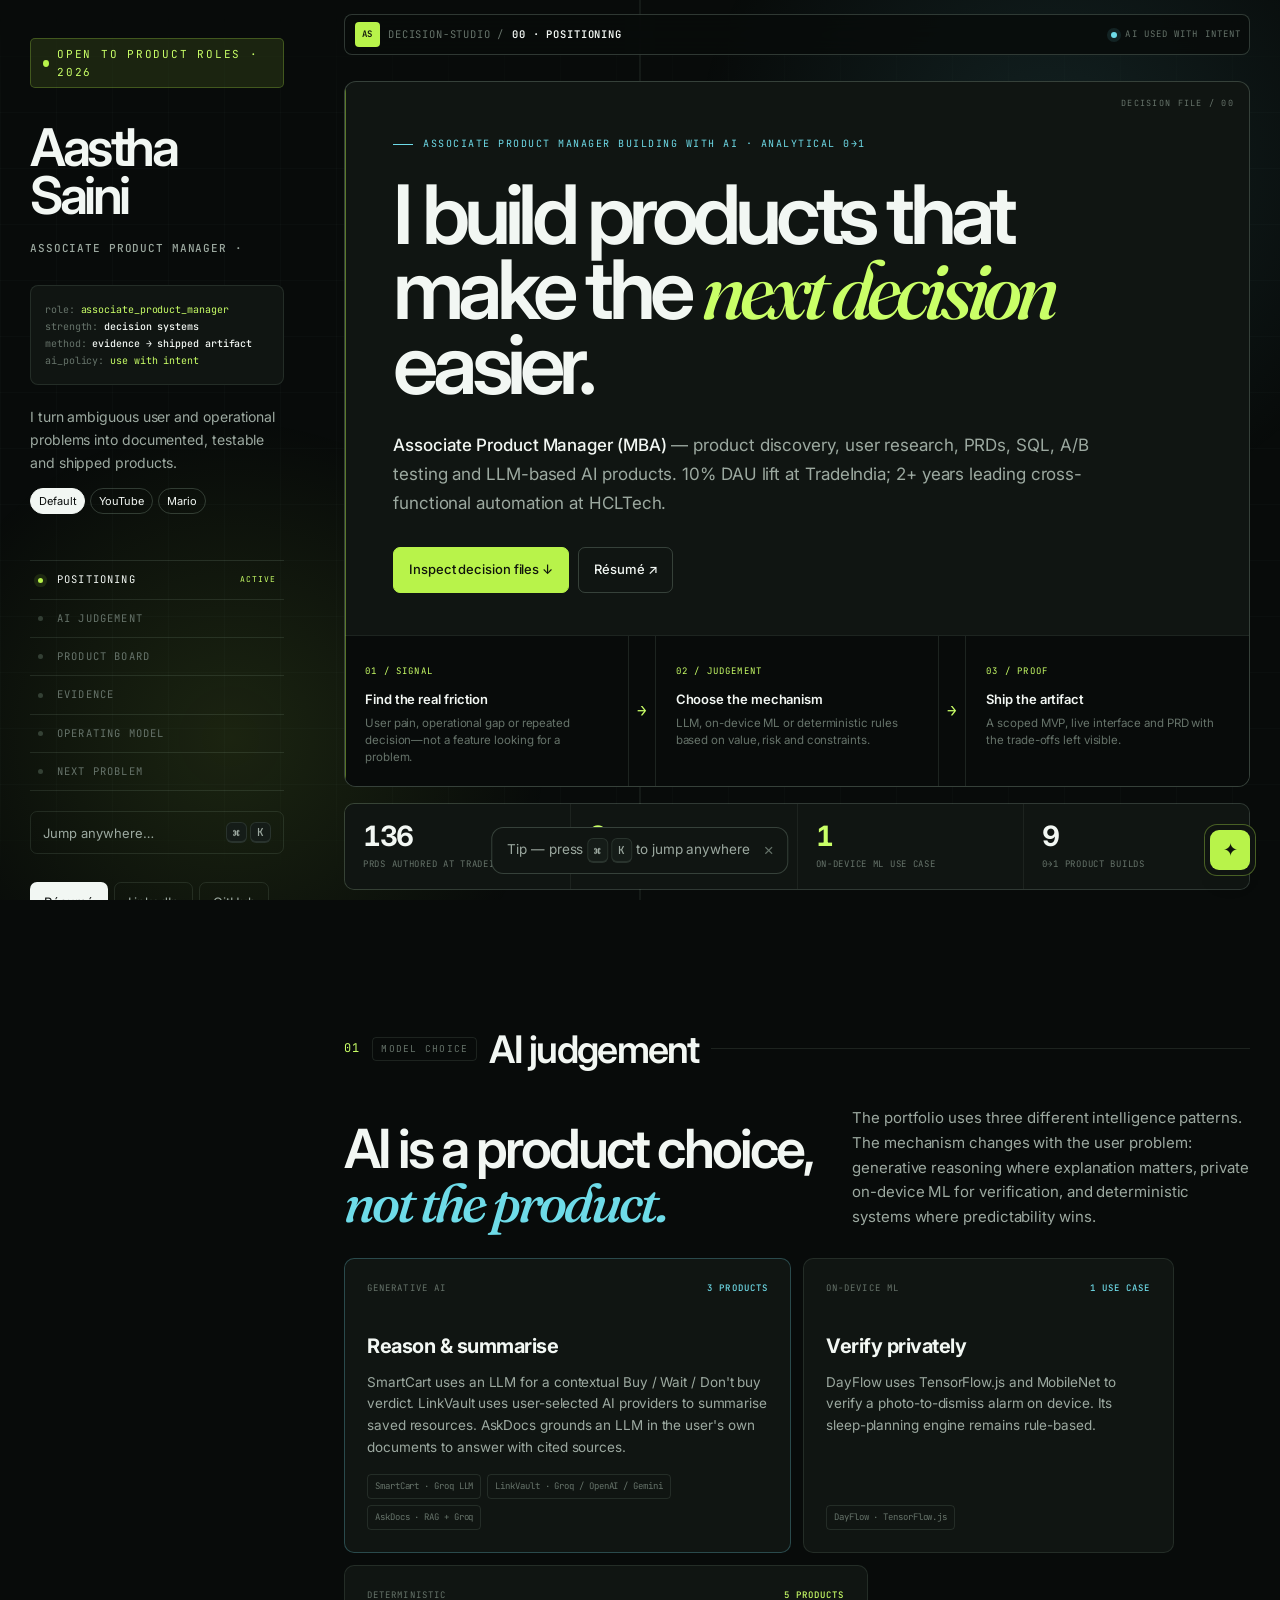
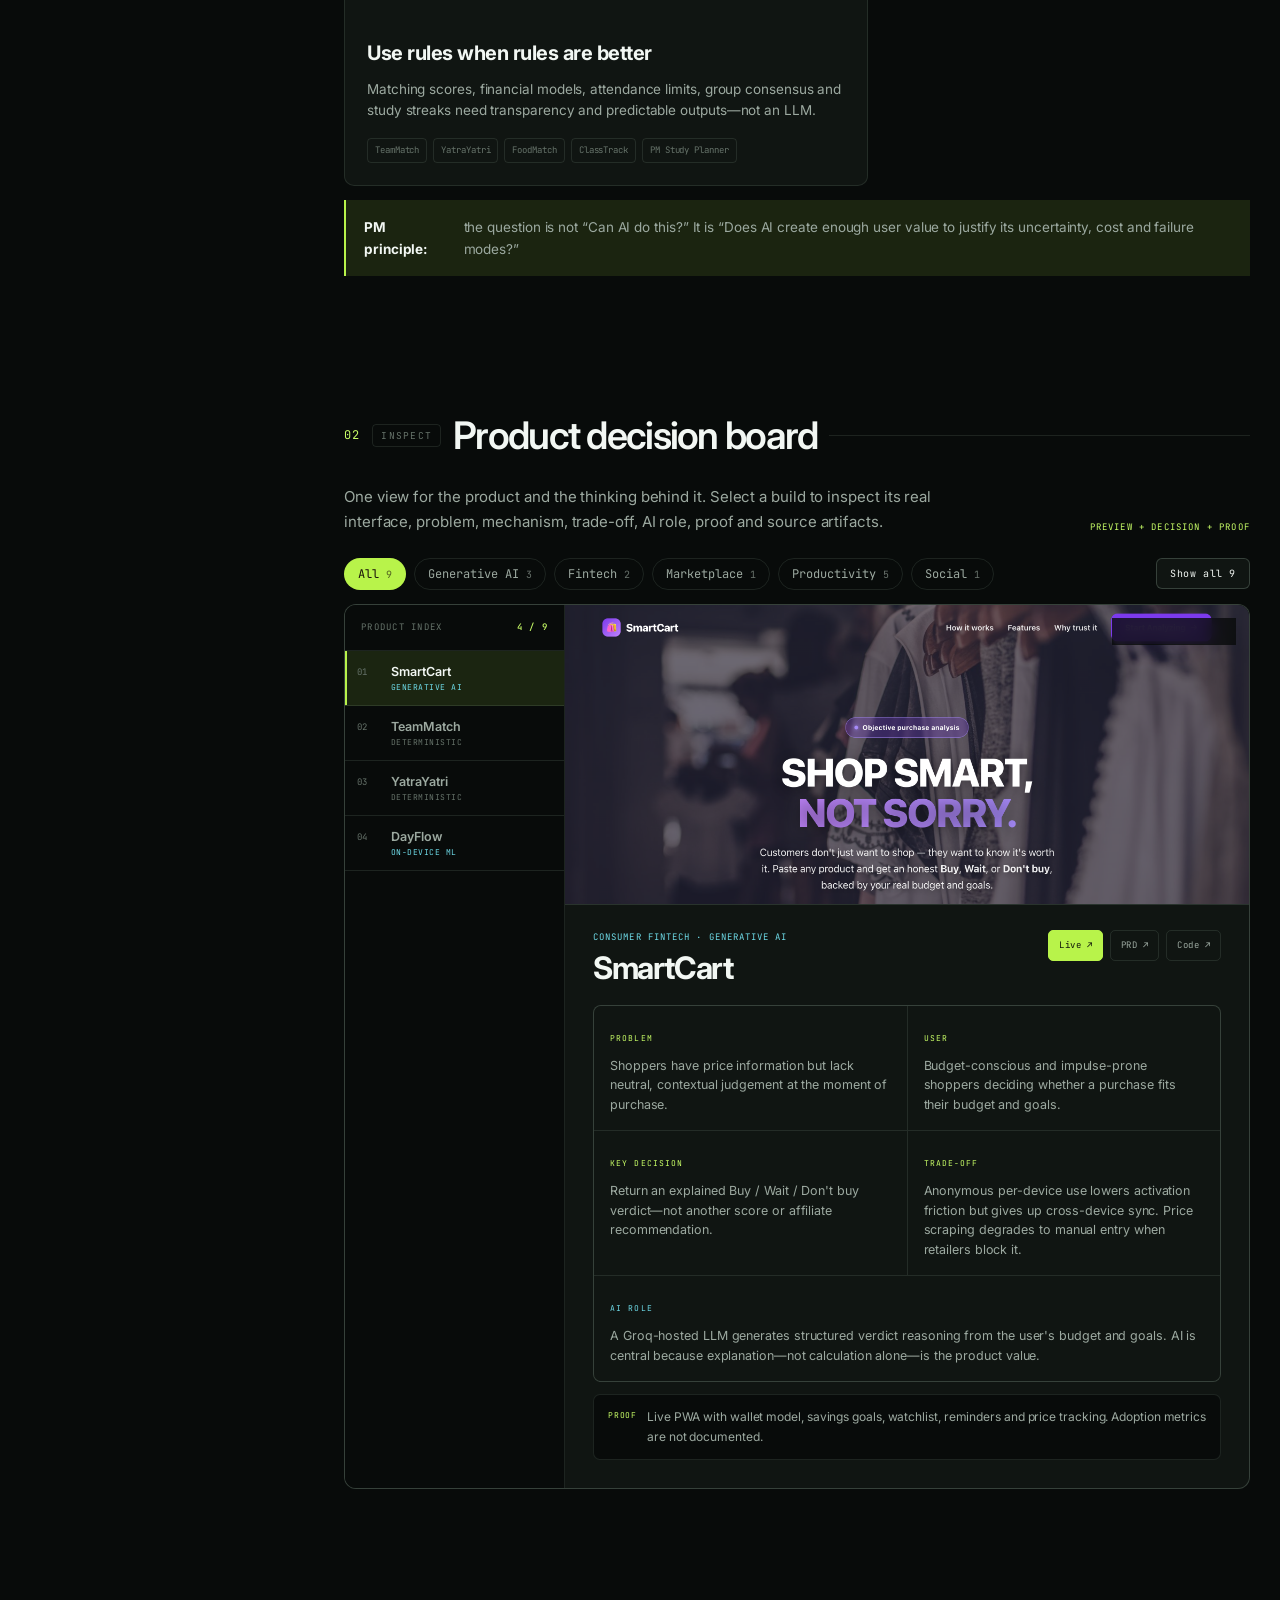
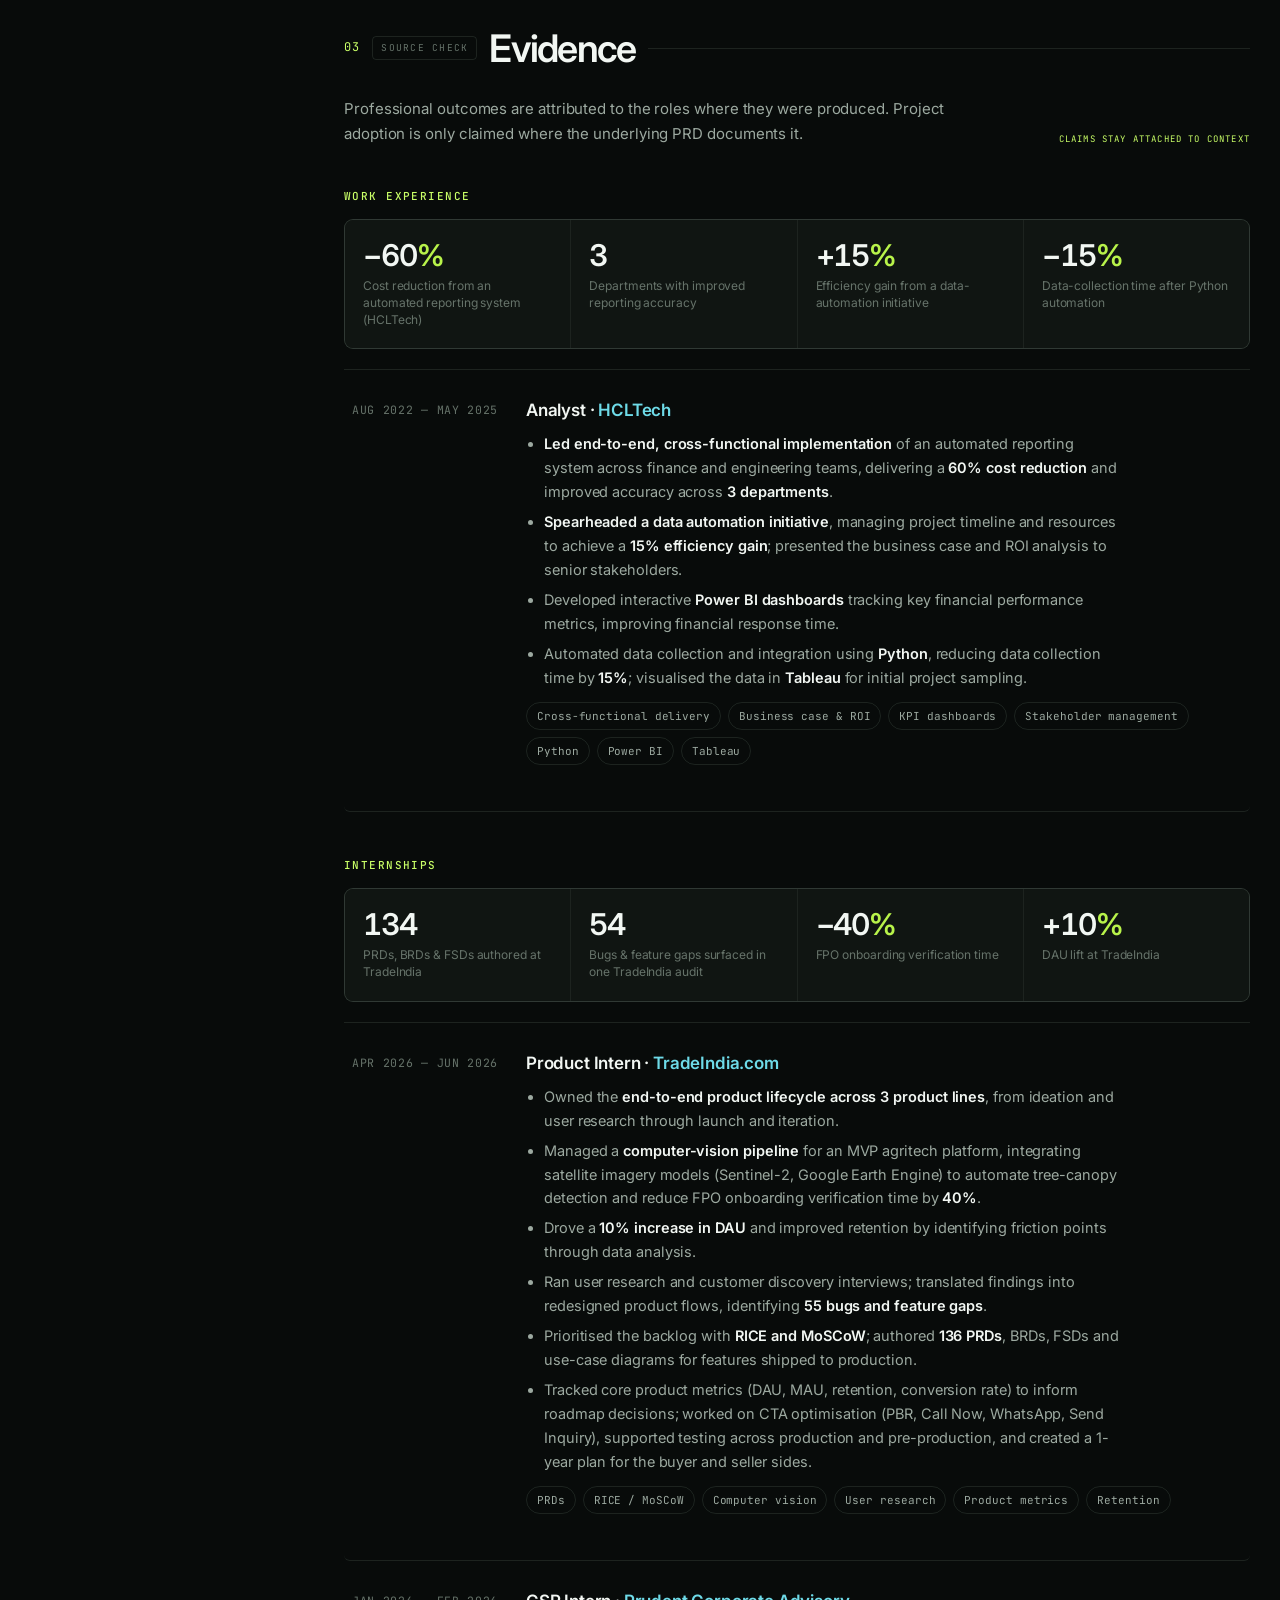
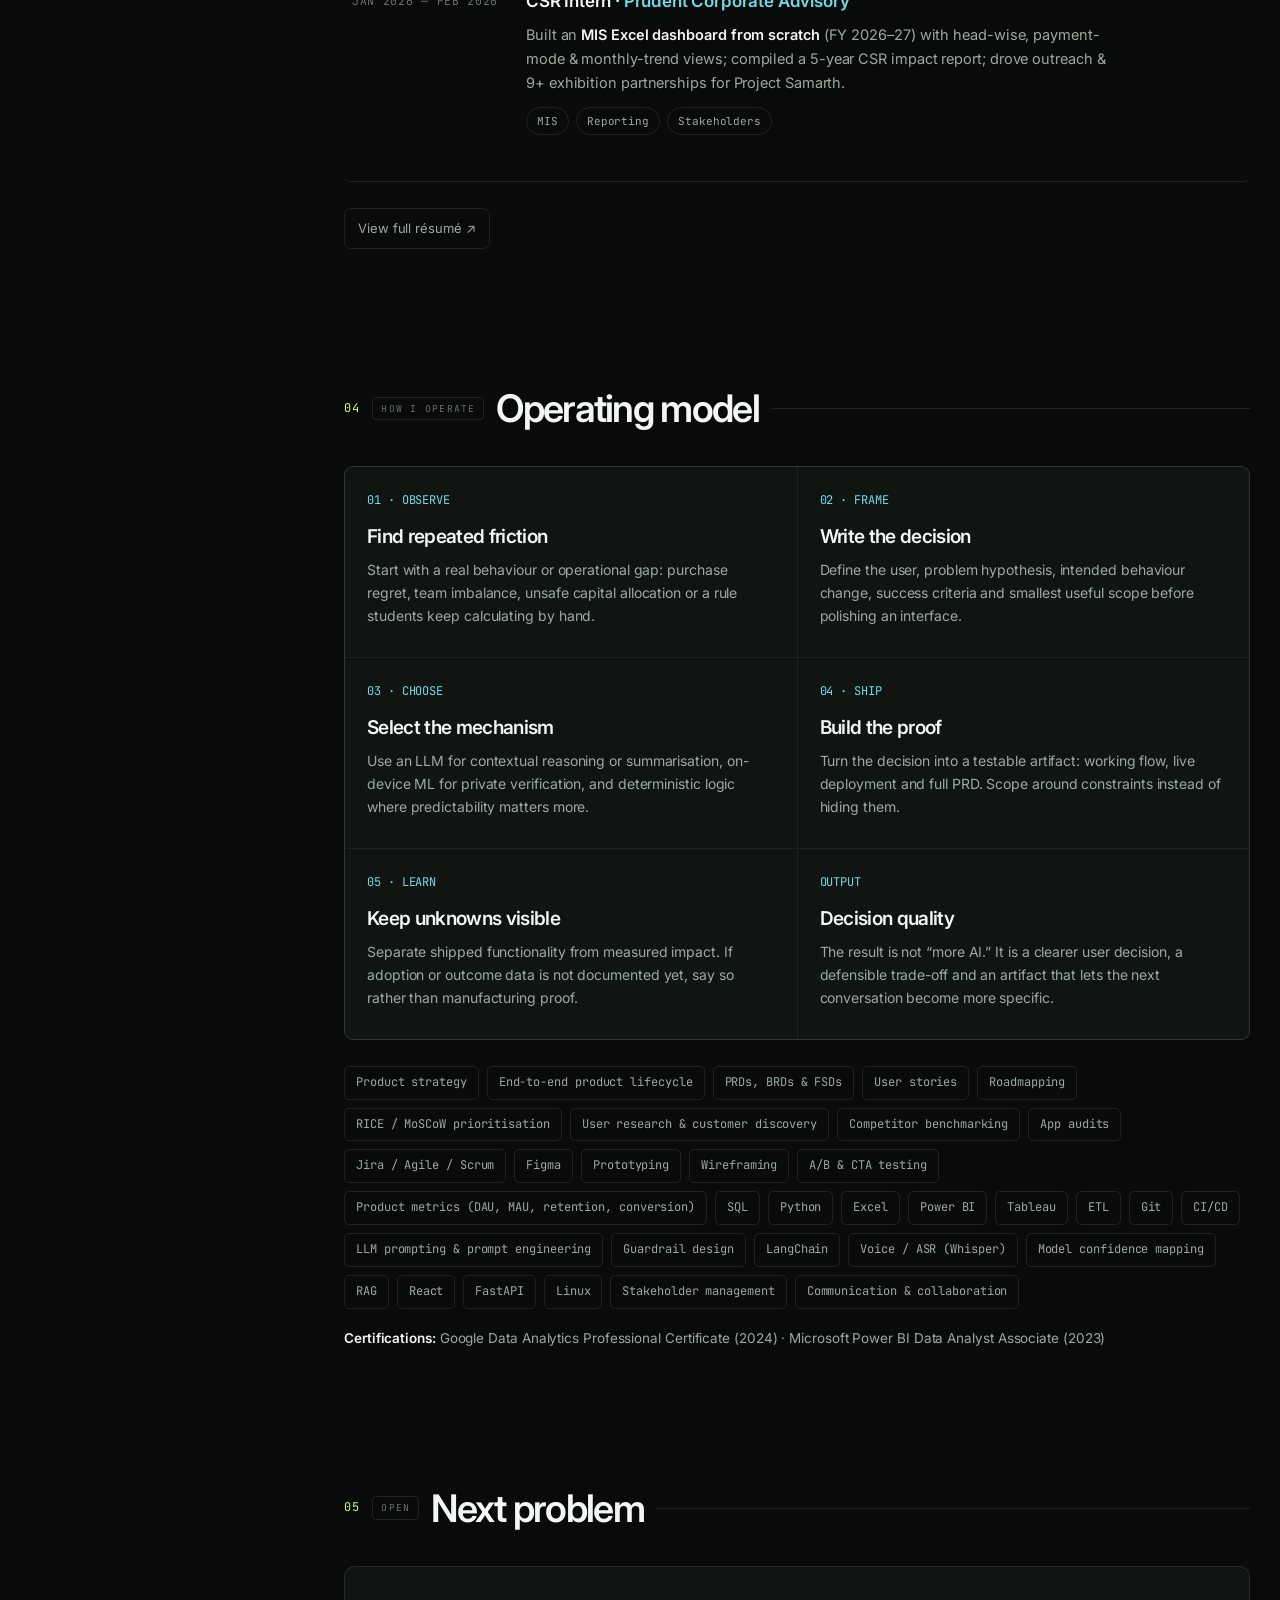
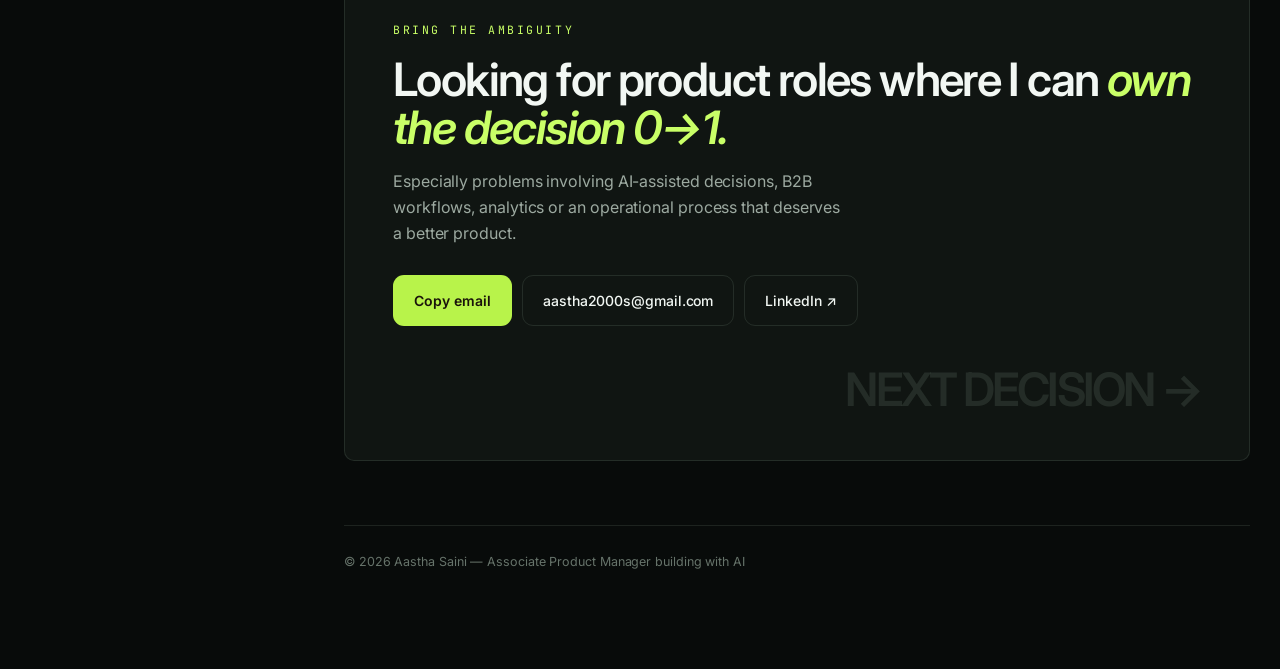
<file: index.html>
<!DOCTYPE html>
<html lang="en" data-theme="dark">
<head>
<meta charset="UTF-8" />
<meta name="viewport" content="width=device-width, initial-scale=1.0" />
<meta name="color-scheme" content="dark light" />
<title>Aastha Saini — Associate Product Manager Building with AI</title>
<meta name="description" content="Associate Product Manager (MBA) with product discovery, user research, PRD, SQL, A/B testing and LLM-based AI product experience. 10% DAU lift at TradeIndia; 2+ years leading automation at HCLTech." />
<meta name="author" content="Aastha Saini" />

<!-- Open Graph -->
<meta property="og:type" content="website" />
<meta property="og:title" content="Aastha Saini — Associate Product Manager Building with AI" />
<meta property="og:description" content="AI when reasoning adds value. Deterministic when rules are better. Nine shipped product builds and 136 PRDs." />
<meta property="og:url" content="https://aastha381.github.io/portfolio" />
<meta property="og:image" content="https://aastha381.github.io/portfolio/assets/og.png" />
<meta property="og:image:width" content="1200" />
<meta property="og:image:height" content="630" />
<meta name="twitter:card" content="summary_large_image" />
<meta name="twitter:title" content="Aastha Saini — Associate Product Manager Building with AI" />
<meta name="twitter:description" content="AI when reasoning adds value. Deterministic when rules are better. Nine shipped product builds and 136 PRDs." />
<meta name="twitter:image" content="https://aastha381.github.io/portfolio/assets/og.png" />

<link rel="preconnect" href="https://fonts.googleapis.com" />
<link rel="preconnect" href="https://fonts.gstatic.com" crossorigin />
<link href="https://fonts.googleapis.com/css2?family=Fraunces:opsz,wght@9..144,400;9..144,500;9..144,600;9..144,700&family=Inter:wght@400;450;500;600&family=JetBrains+Mono:wght@400;500&family=Press+Start+2P&display=swap" rel="stylesheet" />
<link rel="stylesheet" href="assets/super-aastha.css" />

<style>
  :root{
    --bg:#080b0a;
    --surface:#101512;
    --surface-2:#151c18;
    --ink:#f2f7f3;
    --muted:#9ca9a0;
    --faint:#66736a;
    --line:rgba(215,255,226,.10);
    --line-strong:rgba(215,255,226,.19);
    --accent:#b8f34a;
    --accent-soft:rgba(184,243,74,.11);
    --accent-ink:#c9ff67;
    --signal:#6edbe8;
    --signal-soft:rgba(110,219,232,.11);
    --sel:rgba(184,243,74,.22);
    --shadow:0 24px 60px -30px rgba(0,0,0,.7);
    --maxw:1180px;
    --ease:cubic-bezier(.2,.7,.2,1);
  }
  [data-theme="light"]{
    --bg:#eef2eb;
    --surface:#fbfdf8;
    --surface-2:#e4eadf;
    --ink:#101510;
    --muted:#4f5d52;
    --faint:#748078;
    --line:rgba(16,21,16,.11);
    --line-strong:rgba(16,21,16,.20);
    --accent:#5f8d0e;
    --accent-soft:rgba(95,141,14,.11);
    --accent-ink:#3f6500;
    --signal:#007f8c;
    --signal-soft:rgba(0,127,140,.09);
    --sel:rgba(95,141,14,.18);
    --shadow:0 24px 50px -30px rgba(40,30,10,.28);
  }

  *{box-sizing:border-box;margin:0;padding:0;}
  html{scroll-behavior:smooth;}
  @media (prefers-reduced-motion:reduce){html{scroll-behavior:auto;}}
  body{
    font-family:'Inter',-apple-system,BlinkMacSystemFont,'Segoe UI',sans-serif;
    background:var(--bg);color:var(--ink);
    line-height:1.65;-webkit-font-smoothing:antialiased;text-rendering:optimizeLegibility;
    overflow-x:hidden;transition:background .4s var(--ease),color .4s var(--ease);
  }
  ::selection{background:var(--sel);color:var(--ink);}
  a{color:inherit;text-decoration:none;}

  /* Grain / vignette backdrop */
  .backdrop{position:fixed;inset:0;z-index:-2;pointer-events:none;
    background:
      radial-gradient(120% 80% at 15% 0%, rgba(224,164,88,.06), transparent 55%),
      radial-gradient(90% 90% at 100% 100%, rgba(224,164,88,.04), transparent 60%);}
  .canvas-grid{position:fixed;inset:0 0 0 38%;z-index:-1;pointer-events:none;opacity:.28;
    background-image:linear-gradient(var(--line) 1px,transparent 1px),linear-gradient(90deg,var(--line) 1px,transparent 1px);
    background-size:44px 44px;
    -webkit-mask-image:linear-gradient(to bottom,transparent 0,#000 12%,#000 88%,transparent 100%);
    mask-image:linear-gradient(to bottom,transparent 0,#000 12%,#000 88%,transparent 100%);}
  @media(max-width:960px){.canvas-grid{inset:0;opacity:.16;}}
  .spot{position:fixed;width:520px;height:520px;border-radius:50%;z-index:-1;pointer-events:none;
    background:radial-gradient(circle, var(--accent-soft), transparent 65%);
    transform:translate(-50%,-50%);opacity:0;transition:opacity .5s ease;filter:blur(20px);}

  .mono{font-family:'JetBrains Mono',ui-monospace,SFMono-Regular,Menlo,monospace;}
  .serif{font-family:'Fraunces',Georgia,serif;}
  .sr-only{position:absolute;width:1px;height:1px;padding:0;margin:-1px;overflow:hidden;clip:rect(0,0,0,0);white-space:nowrap;border:0;}
  .label{font-family:'JetBrains Mono',monospace;font-size:11.5px;letter-spacing:.22em;text-transform:uppercase;color:var(--accent-ink);}
  .num{font-variant-numeric:tabular-nums;}

  /* ---------- Shell ---------- */
  .shell{max-width:var(--maxw);margin:0 auto;padding:0 28px;
    display:grid;grid-template-columns:minmax(300px,4fr) 6fr;gap:56px;}
  @media(max-width:960px){.shell{grid-template-columns:1fr;gap:0;padding:0 22px;}}

  /* ---------- Left rail ---------- */
  aside{position:sticky;top:0;height:100vh;display:flex;flex-direction:column;overflow-y:auto;
    padding:72px 0 40px;}
  aside::after{content:"";position:absolute;right:-28px;top:56px;bottom:40px;width:1px;background:linear-gradient(transparent,var(--line-strong) 12%,var(--line-strong) 88%,transparent);}
  @media(max-width:960px){aside{position:static;height:auto;padding:72px 0 24px;}}
  @media(max-width:960px){aside::after{display:none;}}

  .avail{display:inline-flex;align-items:center;gap:8px;font-family:'JetBrains Mono',monospace;
    font-size:11px;letter-spacing:.16em;text-transform:uppercase;color:var(--muted);
    border:1px solid var(--line);border-radius:999px;padding:6px 12px;margin-bottom:28px;width:fit-content;}
  .avail .dot{width:7px;height:7px;border-radius:50%;background:#5ec27a;box-shadow:0 0 0 0 rgba(94,194,122,.5);animation:pulse 2.4s infinite;}
  @keyframes pulse{0%{box-shadow:0 0 0 0 rgba(94,194,122,.45);}70%{box-shadow:0 0 0 8px rgba(94,194,122,0);}100%{box-shadow:0 0 0 0 rgba(94,194,122,0);}}

  .name{font-family:'Fraunces',serif;font-weight:600;font-size:clamp(40px,6vw,58px);line-height:.98;letter-spacing:-.02em;}
  .role{font-size:17px;font-weight:500;margin-top:14px;}
  .role b{color:var(--accent-ink);font-weight:600;}
  .rail-lead{color:var(--muted);font-size:15px;margin-top:16px;max-width:340px;}

  /* Section nav */
  nav.rail-nav{margin-top:40px;display:flex;flex-direction:column;gap:2px;}
  @media(max-width:960px){nav.rail-nav{display:none;}}
  nav.rail-nav a{display:flex;align-items:center;gap:14px;padding:8px 0;color:var(--faint);
    font-family:'JetBrains Mono',monospace;font-size:12px;letter-spacing:.14em;text-transform:uppercase;
    transition:color .25s var(--ease);}
  nav.rail-nav a .bar{width:26px;height:1.5px;background:var(--line-strong);transition:all .25s var(--ease);}
  nav.rail-nav a:hover{color:var(--ink);} nav.rail-nav a:hover .bar{background:var(--muted);width:34px;}
  nav.rail-nav a.active{color:var(--ink);} nav.rail-nav a.active .bar{background:var(--accent);width:48px;}

  .socials{margin-top:auto;display:flex;gap:6px;align-items:center;padding-top:28px;flex-wrap:wrap;}
  @media(max-width:960px){.socials{margin-top:32px;}}
  .icbtn{display:inline-flex;align-items:center;gap:8px;font-size:13px;color:var(--muted);
    padding:9px 13px;border:1px solid var(--line);border-radius:10px;transition:all .22s var(--ease);}
  .icbtn:hover{color:var(--ink);border-color:var(--line-strong);transform:translateY(-1px);}
  .icbtn.solid{background:var(--ink);color:var(--bg);border-color:transparent;}
  .icbtn.solid:hover{background:var(--accent);color:#1a130a;}

  .theme{margin-left:auto;width:38px;height:38px;border-radius:10px;border:1px solid var(--line);
    background:transparent;color:var(--muted);cursor:pointer;display:grid;place-items:center;transition:all .22s var(--ease);}
  .theme:hover{color:var(--ink);border-color:var(--line-strong);}
  @media(max-width:960px){.theme{margin-left:0;}}

  /* ---------- Right content ---------- */
  main{padding:16px 0 96px;min-width:0;position:relative;}
  @media(max-width:960px){main{padding:8px 0 72px;}}
  section{margin-bottom:112px;scroll-margin-top:72px;}
  section:last-child{margin-bottom:0;}
  .workspace-bar{position:sticky;top:14px;z-index:70;display:flex;align-items:center;justify-content:space-between;gap:14px;
    margin-bottom:52px;padding:8px 9px 8px 12px;border:1px solid var(--line-strong);border-radius:12px;
    background:color-mix(in srgb,var(--surface) 84%,transparent);backdrop-filter:blur(14px);-webkit-backdrop-filter:blur(14px);box-shadow:var(--shadow);transition:top .3s var(--ease);}
  [data-spec="on"] .workspace-bar{top:76px;}
  .ws-file{min-width:0;display:flex;align-items:center;gap:8px;font-family:'JetBrains Mono',monospace;font-size:10.5px;letter-spacing:.08em;text-transform:uppercase;color:var(--faint);}
  .ws-mark{width:25px;height:25px;border-radius:7px;background:var(--ink);color:var(--bg);display:grid;place-items:center;font-size:9px;font-weight:600;flex:none;}
  .ws-file b{color:var(--accent-ink);font-weight:600;white-space:nowrap;overflow:hidden;text-overflow:ellipsis;}
  .ws-lens{display:flex;align-items:center;gap:3px;padding:3px;border:1px solid var(--line);border-radius:9px;background:var(--bg);flex:none;}
  .ws-lens>span{font-family:'JetBrains Mono',monospace;font-size:9px;letter-spacing:.12em;color:var(--faint);padding:0 6px;}
  .ws-lens button{border:0;background:transparent;color:var(--faint);font-family:inherit;font-size:11px;font-weight:500;padding:5px 9px;border-radius:6px;cursor:pointer;transition:all .2s var(--ease);}
  .ws-lens button:hover{color:var(--ink);}
  .ws-lens button.active{background:var(--surface-2);color:var(--ink);box-shadow:inset 0 0 0 1px var(--line);}
  @media(max-width:650px){.workspace-bar{top:8px;margin-bottom:38px}.ws-file .ws-root,.ws-lens>span{display:none}.ws-lens button{padding:5px 7px;font-size:10px;}}

  .sec-head{display:flex;align-items:center;gap:12px;margin-bottom:34px;}
  .sec-head .idx{font-family:'JetBrains Mono',monospace;font-size:12px;color:var(--accent-ink);letter-spacing:.1em;}
  .sec-head .phase{font-family:'JetBrains Mono',monospace;font-size:9.5px;letter-spacing:.13em;color:var(--faint);border:1px solid var(--line);border-radius:999px;padding:3px 8px;transition:all .25s var(--ease);}
  section.current .sec-head .phase{color:#1a130a;background:var(--accent);border-color:transparent;}
  .sec-head h2{font-family:'Fraunces',serif;font-weight:600;font-size:clamp(24px,3.4vw,32px);letter-spacing:-.01em;}
  .sec-head .rule{flex:1;height:1px;background:var(--line);align-self:center;}

  /* About */
  .prose p{color:var(--muted);font-size:16.5px;margin-bottom:18px;max-width:640px;}
  .prose p b{color:var(--ink);font-weight:600;}
  .prose a.link{color:var(--ink);border-bottom:1px solid var(--accent);transition:color .2s;}
  .prose a.link:hover{color:var(--accent-ink);}

  .evidence-label{display:flex;align-items:center;justify-content:space-between;gap:12px;margin:30px 2px 10px;
    font-family:'JetBrains Mono',monospace;font-size:9.5px;letter-spacing:.13em;text-transform:uppercase;color:var(--faint);}
  .evidence-label span:first-child{color:var(--accent-ink);}

  .stats{display:grid;grid-template-columns:repeat(4,1fr);gap:1px;margin-top:0;
    background:var(--line);border:1px solid var(--line);border-radius:14px;overflow:hidden;}
  @media(max-width:620px){.stats{grid-template-columns:1fr 1fr;}}
  .stat{background:var(--bg);padding:20px 18px;}
  .stat .n{font-family:'Fraunces',serif;font-weight:600;font-size:30px;line-height:1;letter-spacing:-.02em;}
  .stat .n .u{color:var(--accent);}
  .stat .t{color:var(--faint);font-size:12px;margin-top:8px;line-height:1.4;}

  /* Selected work — feature cards */
  .feature{display:grid;grid-template-columns:1fr 1fr;gap:0;border:1px solid var(--line);
    border-radius:18px;overflow:hidden;background:var(--surface);margin-bottom:22px;
    transition:border-color .3s var(--ease),transform .3s var(--ease);}
  .feature:hover{border-color:var(--line-strong);}
  @media(max-width:720px){.feature{grid-template-columns:1fr;}}
  .feature .media{position:relative;overflow:hidden;min-height:260px;background:var(--surface-2);border-right:1px solid var(--line);}
  @media(max-width:720px){.feature .media{border-right:none;border-bottom:1px solid var(--line);min-height:210px;}}
  .feature .media img{position:absolute;inset:0;width:100%;height:100%;object-fit:cover;object-position:top center;
    transition:transform .7s var(--ease);}
  .feature:hover .media img{transform:scale(1.04);}
  .feature .body{padding:30px 30px 26px;display:flex;flex-direction:column;}
  .feature .kicker{display:flex;align-items:center;gap:10px;margin-bottom:12px;}
  .feature .kicker .dom{font-family:'JetBrains Mono',monospace;font-size:11px;letter-spacing:.12em;text-transform:uppercase;color:var(--accent-ink);}
  .feature h3{font-family:'Fraunces',serif;font-weight:600;font-size:25px;letter-spacing:-.01em;}
  .feature .blurb{color:var(--muted);font-size:15px;margin:10px 0 16px;flex:1;}
  .feature .metric{font-size:13.5px;color:var(--ink);margin-bottom:16px;}
  .feature .metric b{font-family:'Fraunces',serif;color:var(--accent-ink);font-weight:600;}
  .tags{display:flex;flex-wrap:wrap;gap:7px;margin-bottom:20px;}
  .tag{font-family:'JetBrains Mono',monospace;font-size:11px;color:var(--muted);
    border:1px solid var(--line);border-radius:999px;padding:4px 10px;}
  .acts{display:flex;gap:8px;flex-wrap:wrap;}
  .acts a{font-size:13px;font-weight:500;padding:8px 14px;border-radius:9px;border:1px solid var(--line);
    color:var(--muted);transition:all .2s var(--ease);}
  .acts a:hover{color:var(--ink);border-color:var(--line-strong);}
  .acts a.primary{background:var(--accent);color:#1a130a;border-color:transparent;font-weight:600;}
  .acts a.primary:hover{filter:brightness(1.08);}

  /* Project gallery + filters */
  .work-intro{color:var(--muted);font-size:15.5px;margin:-14px 0 20px;}
  .work-intro span{color:var(--faint);}
  .filters{display:flex;flex-wrap:wrap;gap:8px;margin-bottom:26px;}
  .chip{font-family:'JetBrains Mono',monospace;font-size:12px;color:var(--muted);background:transparent;
    border:1px solid var(--line);border-radius:999px;padding:7px 13px;cursor:pointer;
    display:inline-flex;align-items:center;gap:7px;transition:all .2s var(--ease);font-family:inherit;}
  .chip{font-family:'JetBrains Mono',monospace;}
  .chip:hover{color:var(--ink);border-color:var(--line-strong);}
  .chip.active{color:#1a130a;background:var(--accent);border-color:transparent;}
  .chip .c-n{font-size:10px;opacity:.65;}

  .gallery{display:grid;grid-template-columns:1fr 1fr;gap:18px;}
  @media(max-width:720px){.gallery{grid-template-columns:1fr;}}
  .card{display:flex;flex-direction:column;position:relative;background:var(--surface);border:1px solid var(--line);
    border-radius:16px;overflow:hidden;box-shadow:0 1px 0 rgba(255,255,255,.03);transition:border-color .3s var(--ease),transform .3s var(--ease),box-shadow .3s var(--ease);}
  .card::before{content:"";position:absolute;inset:0 0 auto;height:2px;z-index:5;background:var(--accent);transform:scaleX(0);transform-origin:left;transition:transform .35s var(--ease);}
  .card::after{content:"#" attr(data-index) " · " attr(data-state);position:absolute;right:10px;top:10px;z-index:4;
    font-family:'JetBrains Mono',monospace;font-size:9px;letter-spacing:.09em;color:#fff;background:rgba(13,12,11,.72);backdrop-filter:blur(8px);padding:4px 8px;border:1px solid rgba(255,255,255,.13);border-radius:6px;}
  .card:hover{border-color:var(--line-strong);transform:translateY(-4px);box-shadow:0 18px 38px -28px rgba(0,0,0,.55);}
  .card:hover::before{transform:scaleX(1);}
  .card.feat{border-color:var(--line-strong);}
  .card.hide{display:none;}
  .card.pop{animation:cardIn .4s var(--ease) both;}
  @keyframes cardIn{from{opacity:0;transform:translateY(10px) scale(.98);}to{opacity:1;transform:none;}}
  .card-media{position:relative;display:block;aspect-ratio:16/10;overflow:hidden;background:var(--surface-2);border-bottom:1px solid var(--line);}
  .card-media img{width:100%;height:100%;object-fit:cover;object-position:top center;transition:transform .6s var(--ease);}
  .card:hover .card-media img{transform:scale(1.04);}
  .feat-badge{position:absolute;top:10px;left:10px;z-index:2;font-family:'JetBrains Mono',monospace;font-size:10px;letter-spacing:.1em;text-transform:uppercase;
    background:var(--accent);color:#1a130a;padding:3px 8px;border-radius:6px;font-weight:600;}
  .card-media.fallback{display:grid;place-items:center;
    background:linear-gradient(135deg,var(--surface-2),var(--surface)),repeating-linear-gradient(45deg,transparent 0 13px,rgba(224,164,88,.05) 13px 14px);}
  .card-media.fallback .fb{display:flex;flex-direction:column;align-items:center;gap:12px;text-align:center;padding:16px;}
  .card-media.fallback .fb-mark{font-family:'Fraunces',serif;font-size:38px;font-weight:600;color:var(--accent-ink);
    width:80px;height:80px;border-radius:20px;border:1px solid var(--line-strong);display:grid;place-items:center;background:var(--surface);}
  .card-media.fallback .fb-note{font-family:'JetBrains Mono',monospace;font-size:10.5px;letter-spacing:.08em;text-transform:uppercase;color:var(--faint);}
  .card-body{padding:18px 20px 20px;display:flex;flex-direction:column;flex:1;}
  .card-dom{font-family:'JetBrains Mono',monospace;font-size:10.5px;letter-spacing:.1em;text-transform:uppercase;color:var(--accent-ink);margin-bottom:8px;}
  .card-body h3{font-family:'Fraunces',serif;font-weight:600;font-size:22px;letter-spacing:-.01em;}
  .card-body p{color:var(--muted);font-size:14px;margin:8px 0 14px;flex:1;}
  .card-body p b{color:var(--ink);font-weight:600;}
  .card .acts{margin-top:auto;}
  .gallery-empty{grid-column:1/-1;padding:34px;text-align:center;color:var(--faint);font-family:'JetBrains Mono',monospace;font-size:13px;}
  .gallery-more{margin-top:22px;display:flex;justify-content:center;}
  .more-btn{display:inline-flex;align-items:center;gap:9px;font-family:'JetBrains Mono',monospace;font-size:12.5px;letter-spacing:.03em;
    color:var(--muted);background:transparent;border:1px solid var(--line);border-radius:999px;padding:11px 22px;cursor:pointer;transition:all .2s var(--ease);}
  .more-btn:hover{color:var(--ink);border-color:var(--line-strong);background:var(--surface);}
  .more-btn::after{content:"↓";font-size:12px;transition:transform .2s var(--ease);}
  .more-btn[aria-expanded="true"]::after{transform:rotate(180deg);}
  @media (prefers-reduced-motion:reduce){.card.pop{animation:none;} .card:hover .card-media img{transform:none;}}

  /* Product view lenses */
  .prose,.stats,.now,.card-body p,.card .tags,.acts,.xrow p,.xrow .tags{transition:opacity .3s var(--ease),filter .3s var(--ease);}
  [data-lens="evidence"] .prose,[data-lens="evidence"] .now,[data-lens="evidence"] .card-body p,[data-lens="evidence"] .card .tags{opacity:.38;}
  [data-lens="evidence"] .stat{background:var(--accent-soft);}
  [data-lens="evidence"] .stat .n,[data-lens="evidence"] .card-body b,[data-lens="evidence"] .xrow p b{color:var(--accent-ink);}
  [data-lens="artifacts"] .prose,[data-lens="artifacts"] .stats,[data-lens="artifacts"] .now,[data-lens="artifacts"] .card-body p,[data-lens="artifacts"] .card .tags,[data-lens="artifacts"] .xrow p{opacity:.3;}
  [data-lens="artifacts"] .card .acts a,[data-lens="artifacts"] #experience .icbtn{border-color:var(--accent);color:var(--accent-ink);background:var(--accent-soft);}
  @media(prefers-reduced-motion:reduce){.prose,.stats,.now,.card-body p,.card .tags,.acts,.xrow p,.xrow .tags{transition:none;}}

  /* Archive list (more projects) */
  .archive{border-top:1px solid var(--line);margin-top:8px;}
  .arow{display:grid;grid-template-columns:1.1fr 1.7fr auto;gap:20px;align-items:center;
    padding:18px 8px;border-bottom:1px solid var(--line);transition:background .25s var(--ease),padding .25s var(--ease);}
  @media(max-width:720px){.arow{grid-template-columns:1fr;gap:6px;}}
  .archive:hover .arow{opacity:.45;}
  .archive .arow:hover{opacity:1;background:var(--surface);padding-left:16px;padding-right:16px;border-radius:10px;}
  .arow .aname{font-family:'Fraunces',serif;font-size:19px;font-weight:600;display:flex;align-items:center;gap:9px;}
  .arow .aname .adom{font-family:'JetBrains Mono',monospace;font-size:10px;letter-spacing:.1em;text-transform:uppercase;color:var(--accent-ink);}
  .arow .adesc{color:var(--muted);font-size:14px;}
  .arow .alinks{display:flex;gap:14px;justify-self:end;}
  @media(max-width:720px){.arow .alinks{justify-self:start;margin-top:6px;}}
  .arow .alinks a{font-family:'JetBrains Mono',monospace;font-size:11px;letter-spacing:.06em;color:var(--faint);
    border-bottom:1px solid transparent;transition:all .2s;}
  .arow .alinks a:hover{color:var(--accent-ink);border-color:var(--accent);}

  /* Experience */
  .xp{border-top:1px solid var(--line);}
  .xrow{display:grid;grid-template-columns:150px 1fr;gap:24px;padding:26px 8px;border-bottom:1px solid var(--line);
    transition:background .25s var(--ease);border-radius:10px;}
  @media(max-width:620px){.xrow{grid-template-columns:1fr;gap:6px;}}
  .xp:hover .xrow{opacity:.5;} .xp .xrow:hover{opacity:1;background:var(--surface);padding-left:16px;padding-right:16px;}
  .xrow .when{font-family:'JetBrains Mono',monospace;font-size:11.5px;letter-spacing:.06em;color:var(--faint);padding-top:5px;}
  .xrow h3{font-size:17px;font-weight:600;letter-spacing:-.01em;}
  .xrow h3 .co{color:var(--accent-ink);}
  .xgroup{font-family:'JetBrains Mono',monospace;font-size:11px;letter-spacing:.13em;text-transform:uppercase;color:var(--accent-ink);margin:40px 0 14px;font-weight:500;}
  .stats + .xgroup,.xp + .xgroup{margin-top:44px;}
  .stats + .xp{margin-top:20px;}
  .xrow ul{margin:8px 0 12px;padding-left:18px;max-width:600px;color:var(--muted);font-size:14.5px;}
  .xrow li{margin-bottom:6px;}
  .xrow li b{color:var(--ink);font-weight:600;}
  .xrow p{color:var(--muted);font-size:14.5px;margin:8px 0 12px;max-width:600px;}
  .xrow p b{color:var(--ink);font-weight:600;}

  /* Approach */
  .principles{display:grid;grid-template-columns:1fr 1fr;gap:1px;background:var(--line);
    border:1px solid var(--line);border-radius:14px;overflow:hidden;}
  @media(max-width:620px){.principles{grid-template-columns:1fr;}}
  .principle{background:var(--bg);padding:24px 22px;}
  .principle .pn{font-family:'JetBrains Mono',monospace;font-size:12px;color:var(--accent-ink);}
  .principle h4{font-family:'Fraunces',serif;font-size:19px;font-weight:600;margin:10px 0 6px;letter-spacing:-.01em;}
  .principle p{color:var(--muted);font-size:14px;}
  .skills{display:flex;flex-wrap:wrap;gap:8px;margin-top:26px;}
  .skill{font-family:'JetBrains Mono',monospace;font-size:12px;color:var(--muted);
    border:1px solid var(--line);border-radius:8px;padding:6px 11px;transition:all .2s var(--ease);}
  .skill:hover{color:var(--ink);border-color:var(--accent);}

  /* Contact */
  .contact-card{border:1px solid var(--line);border-radius:20px;background:var(--surface);
    padding:44px 40px;overflow:hidden;position:relative;}
  .contact-card h2{font-family:'Fraunces',serif;font-weight:600;font-size:clamp(30px,5vw,46px);letter-spacing:-.02em;line-height:1.05;}
  .contact-card h2 em{font-style:italic;color:var(--accent-ink);}
  .contact-card p{color:var(--muted);font-size:16px;margin:16px 0 28px;max-width:460px;}
  .contact-actions{display:flex;gap:10px;flex-wrap:wrap;}
  .cbtn{display:inline-flex;align-items:center;gap:9px;font-size:14px;font-weight:500;padding:13px 20px;border-radius:11px;
    border:1px solid var(--line);color:var(--ink);transition:all .22s var(--ease);cursor:pointer;background:transparent;font-family:inherit;}
  .cbtn:hover{border-color:var(--line-strong);transform:translateY(-1px);}
  .cbtn.solid{background:var(--accent);color:#1a130a;border-color:transparent;font-weight:600;}
  .cbtn.solid:hover{filter:brightness(1.08);}
  .cbtn.copied{border-color:#5ec27a;color:#5ec27a;}

  footer{border-top:1px solid var(--line);margin-top:64px;padding-top:26px;
    display:flex;justify-content:space-between;flex-wrap:wrap;gap:10px;color:var(--faint);font-size:12.5px;}
  footer .mono{font-size:11.5px;}
  footer a{color:var(--muted);border-bottom:1px solid var(--line-strong);}
  footer a:hover{color:var(--accent-ink);}

  /* Hero rotating verb + hand-drawn flourish */
  .rail-verb{font-family:'Fraunces',serif;font-size:21px;font-weight:500;margin-top:16px;color:var(--ink);
    display:inline-flex;align-items:baseline;gap:8px;}
  .rotator{position:relative;display:inline-block;height:1.32em;overflow:hidden;vertical-align:bottom;}
  .rotator .r-track{display:flex;flex-direction:column;transition:transform .55s var(--ease);}
  .rotator .r-item{height:1.32em;line-height:1.32em;color:var(--accent-ink);white-space:nowrap;}
  .flourish{display:block;height:11px;width:210px;max-width:60%;color:var(--accent);margin-top:-3px;overflow:visible;}
  .flourish path{fill:none;stroke:currentColor;stroke-width:2.4;stroke-linecap:round;stroke-dasharray:230;stroke-dashoffset:230;}
  .flourish.draw path{animation:drawFl 1s var(--ease) forwards;}
  @keyframes drawFl{to{stroke-dashoffset:0;}}

  /* Command palette */
  .cmdk-trigger{margin-top:26px;display:inline-flex;align-items:center;justify-content:space-between;gap:16px;width:100%;max-width:300px;
    padding:10px 12px;border:1px solid var(--line);border-radius:11px;background:var(--surface);color:var(--muted);
    font-size:13px;cursor:pointer;transition:all .22s var(--ease);font-family:inherit;}
  .cmdk-trigger:hover{border-color:var(--line-strong);color:var(--ink);}
  @media(max-width:960px){.cmdk-trigger{max-width:none;}}
  .mode-picker{margin:14px 0 16px;display:flex;flex-wrap:wrap;gap:5px;align-items:center;font-size:11px;}
  .mode-picker a{color:var(--ink);text-decoration:none;border:1px solid var(--line-strong);border-radius:999px;padding:3px 8px;white-space:nowrap;}
  .mode-picker a:hover{border-color:var(--ink);}
  .kbd{display:inline-flex;gap:3px;flex:none;}
  .kbd b{font-family:'JetBrains Mono',monospace;font-size:11px;background:var(--surface-2);border:1px solid var(--line);
    border-bottom-width:2px;border-radius:6px;padding:2px 6px;color:var(--muted);font-weight:500;}

  .cmdk{position:fixed;inset:0;z-index:200;display:none;align-items:flex-start;justify-content:center;padding:13vh 20px 20px;}
  .cmdk.open{display:flex;}
  .cmdk-scrim{position:absolute;inset:0;background:rgba(0,0,0,.5);backdrop-filter:blur(4px);opacity:0;transition:opacity .2s;}
  .cmdk.open .cmdk-scrim{opacity:1;}
  .cmdk-box{position:relative;width:100%;max-width:560px;background:var(--surface);border:1px solid var(--line-strong);
    border-radius:16px;box-shadow:0 40px 100px -30px rgba(0,0,0,.7);overflow:hidden;
    transform:translateY(-10px) scale(.985);opacity:0;transition:transform .2s var(--ease),opacity .2s;}
  .cmdk.open .cmdk-box{transform:none;opacity:1;}
  .cmdk-in{display:flex;align-items:center;gap:12px;padding:15px 18px;border-bottom:1px solid var(--line);}
  .cmdk-in svg{flex:none;color:var(--faint);}
  .cmdk-in input{flex:1;background:transparent;border:none;outline:none;color:var(--ink);font-family:inherit;font-size:16px;}
  .cmdk-in input::placeholder{color:var(--faint);}
  .cmdk-esc{font-family:'JetBrains Mono',monospace;font-size:10px;color:var(--faint);border:1px solid var(--line);border-radius:6px;padding:3px 6px;}
  .cmdk-list{max-height:min(52vh,430px);overflow:auto;padding:8px;scrollbar-width:thin;}
  .cmdk-group{font-family:'JetBrains Mono',monospace;font-size:10px;letter-spacing:.16em;text-transform:uppercase;color:var(--faint);padding:12px 12px 6px;}
  .cmdk-item{display:flex;align-items:center;gap:12px;padding:10px 12px;border-radius:10px;cursor:pointer;color:var(--muted);font-size:14.5px;}
  .cmdk-item .ci-ic{width:27px;height:27px;border-radius:7px;background:var(--surface-2);display:grid;place-items:center;font-size:12px;flex:none;
    font-family:'JetBrains Mono',monospace;color:var(--accent-ink);}
  .cmdk-item .ci-meta{margin-left:auto;font-family:'JetBrains Mono',monospace;font-size:10px;letter-spacing:.08em;text-transform:uppercase;color:var(--faint);}
  .cmdk-item.sel,.cmdk-item:hover{background:var(--accent-soft);color:var(--ink);}
  .cmdk-empty{padding:28px 16px;text-align:center;color:var(--faint);font-size:14px;}

  /* Top scroll progress */
  #progress{position:fixed;top:0;left:0;height:2px;width:0;background:var(--accent);z-index:150;transition:width .12s linear;}

  /* First-visit ⌘K hint */
  .khint{position:fixed;left:50%;bottom:26px;transform:translateX(-50%) translateY(20px);z-index:160;
    display:none;align-items:center;gap:12px;background:var(--surface);border:1px solid var(--line-strong);
    border-radius:12px;padding:10px 12px 10px 15px;box-shadow:var(--shadow);opacity:0;transition:opacity .3s var(--ease),transform .3s var(--ease);}
  .khint.show{display:flex;opacity:1;transform:translateX(-50%) translateY(0);}
  .khint span.t{font-size:13.5px;color:var(--muted);}
  .khint button{background:none;border:none;color:var(--faint);cursor:pointer;font-size:17px;line-height:1;padding:0 2px;}
  .khint button:hover{color:var(--ink);}

  /* Three.js surprise game launcher */
  .surprise-launch{position:fixed;right:24px;bottom:24px;z-index:175;width:52px;height:52px;
    display:grid;place-items:center;padding:5px;
    border:1px solid rgba(184,243,74,.34);border-radius:13px;background:color-mix(in srgb,var(--surface) 90%,transparent);
    backdrop-filter:blur(15px);-webkit-backdrop-filter:blur(15px);box-shadow:0 18px 46px -24px rgba(0,0,0,.8);
    transition:transform .22s var(--ease),border-color .22s var(--ease),box-shadow .22s var(--ease);}
  .surprise-launch:hover{transform:translateY(-4px);border-color:var(--accent);box-shadow:0 22px 52px -24px rgba(184,243,74,.28);}
  .surprise-mark{width:40px;height:40px;display:grid;place-items:center;border-radius:9px;background:var(--accent);color:#10150c;
    font-size:18px;box-shadow:0 0 0 0 rgba(184,243,74,.28);animation:surprisePulse 2.8s ease-out infinite;}
  .surprise-copy{position:absolute;right:0;bottom:calc(100% + 10px);width:260px;padding:11px 13px;line-height:1.28;
    border:1px solid var(--line-strong);border-radius:9px;background:var(--surface);box-shadow:var(--shadow);
    opacity:0;visibility:hidden;transform:translateY(6px);pointer-events:none;
    transition:opacity .2s var(--ease),transform .2s var(--ease),visibility .2s;}
  .surprise-copy small{display:block;margin-bottom:3px;font-family:'JetBrains Mono',monospace;font-size:8px;letter-spacing:.14em;text-transform:uppercase;color:var(--signal);}
  .surprise-copy strong{display:block;font-size:11.5px;font-weight:600;color:var(--ink);}
  .surprise-launch:hover .surprise-copy,.surprise-launch:focus-visible .surprise-copy{opacity:1;visibility:visible;transform:none;}
  .surprise-arrow{display:none;}
  @keyframes surprisePulse{0%,55%,100%{box-shadow:0 0 0 0 rgba(184,243,74,.24)}72%{box-shadow:0 0 0 9px rgba(184,243,74,0)}}
  @media(max-width:650px){
    .surprise-launch{right:16px;bottom:16px;width:48px;height:48px;}
    .surprise-mark{width:36px;height:36px;}
    .surprise-copy{display:none;}
    body:has(.khint.show) .surprise-launch{bottom:76px;}
  }
  @media(prefers-reduced-motion:reduce){.surprise-mark{animation:none}.surprise-launch:hover{transform:none}.surprise-launch:hover .surprise-arrow{transform:none}}

  .feature .media{cursor:pointer;}

  /* Utility visibility */
  .print-only{display:none;}

  /* NOW strip */
  .now{margin-top:22px;display:flex;align-items:center;gap:16px;flex-wrap:wrap;
    border:1px solid var(--line);border-radius:14px;padding:14px 18px;background:var(--surface);}
  .now .now-l{font-family:'JetBrains Mono',monospace;font-size:11px;letter-spacing:.18em;text-transform:uppercase;color:var(--accent-ink);}
  .now ul{display:flex;gap:9px;flex-wrap:wrap;list-style:none;}
  .now li{display:inline-flex;align-items:center;gap:8px;font-size:13px;color:var(--muted);}
  .now li::before{content:"";width:6px;height:6px;border-radius:50%;background:var(--accent);flex:none;}
  .now li b{color:var(--ink);font-weight:600;}

  /* SPEC VIEW */
  .spec-tag{display:none;}
  .spec-banner{display:none;}
  [data-spec="on"] main section, [data-spec="on"] aside{position:relative;outline:1.5px dashed var(--accent);outline-offset:12px;border-radius:4px;}
  [data-spec="on"] .spec-tag{display:inline-flex;position:absolute;top:-11px;right:0;z-index:5;
    font-family:'JetBrains Mono',monospace;font-size:10px;letter-spacing:.1em;text-transform:uppercase;
    background:var(--accent);color:#1a130a;padding:4px 10px;border-radius:6px;font-weight:600;white-space:nowrap;box-shadow:var(--shadow);}
  @media(max-width:960px){[data-spec="on"] .spec-tag{position:static;display:inline-flex;align-self:flex-start;margin:0 0 12px;box-shadow:none;}}
  .spec-banner{position:fixed;top:18px;left:50%;transform:translateX(-50%) translateY(-16px);z-index:190;align-items:center;gap:12px;
    background:color-mix(in srgb, var(--surface) 82%, transparent);backdrop-filter:blur(12px);-webkit-backdrop-filter:blur(12px);
    border:1px solid var(--line-strong);border-radius:999px;padding:7px 8px 7px 8px;box-shadow:var(--shadow);max-width:calc(100vw - 32px);
    opacity:0;transition:opacity .35s var(--ease),transform .35s var(--ease);}
  [data-spec="on"] .spec-banner{display:flex;opacity:1;transform:translateX(-50%) translateY(0);}
  .sb-badge{display:inline-flex;align-items:center;gap:7px;font-family:'JetBrains Mono',monospace;font-size:10px;letter-spacing:.16em;font-weight:600;
    color:#1a130a;background:var(--accent);padding:6px 11px;border-radius:999px;flex:none;}
  .sb-badge .sb-dot{width:6px;height:6px;border-radius:50%;background:#1a130a;opacity:.85;animation:sbpulse 1.8s ease infinite;}
  @keyframes sbpulse{0%,100%{opacity:.3;}50%{opacity:.9;}}
  .sb-text{font-size:13px;color:var(--ink);white-space:nowrap;overflow:hidden;text-overflow:ellipsis;}
  .sb-text b{color:var(--accent-ink);font-weight:600;}
  @media(max-width:560px){.sb-text{display:none;}}
  .sb-exit{flex:none;background:transparent;border:1px solid var(--line);color:var(--muted);font-family:inherit;
    font-size:12px;font-weight:500;padding:6px 14px;border-radius:999px;cursor:pointer;transition:all .2s var(--ease);}
  .sb-exit:hover{color:var(--ink);border-color:var(--line-strong);background:var(--surface-2);}
  @media (prefers-reduced-motion:reduce){.sb-badge .sb-dot{animation:none;} .spec-banner{transition:none;}}

  /* PRINT — clean one-pager */
  @media print{
    @page{margin:14mm;}
    .backdrop,.canvas-grid,.spot,#progress,.khint,.surprise-launch,.cmdk,.spec-banner,.spec-tag,.cmdk-trigger,.theme,#specBtn,aside,.workspace-bar,.evidence-label,.work-intro,.gallery-more,
    .rotator,.flourish,.filters,.verdict,.card-media,.now,.avail .dot,.socials{display:none!important;}
    *{background:#fff!important;color:#111!important;box-shadow:none!important;outline:none!important;text-shadow:none!important;}
    .card.hide{display:flex!important;}
    .print-only{display:block!important;}
    body{font-size:11pt;line-height:1.4;}
    .shell{display:block;max-width:none;padding:0;gap:0;}
    aside{position:static;height:auto;padding:0 0 6px;}
    main{padding:0;}
    .name{font-size:26pt;}
    .role,.rail-verb,.rail-lead,.avail{font-size:10pt;}
    section{margin-bottom:16px;scroll-margin-top:0;page-break-inside:avoid;}
    .sec-head h2{font-size:14pt;}
    .reveal{opacity:1!important;transform:none!important;}
    .stats{grid-template-columns:repeat(4,1fr);border:1px solid #ccc;}
    .stat{border:none;} .stat .n{font-size:16pt;} .stat .n .u{color:#111!important;}
    .gallery{display:grid;grid-template-columns:1fr 1fr;gap:8px;}
    .card{border:1px solid #ccc;break-inside:avoid;transform:none!important;}
    .card::before,.card::after{display:none!important;}
    .prose,.stats,.now,.card-body p,.card .tags,.acts,.xrow p,.xrow .tags{opacity:1!important;filter:none!important;}
    .card-body{padding:8px 10px;} .card-body h3{font-size:12pt;} .card-body p{font-size:9pt;margin:4px 0 6px;}
    .card .acts a{color:#111!important;border:none;padding:0;font-size:8pt;text-decoration:underline;}
    .tag,.skill{border-color:#ccc!important;color:#333!important;font-size:8pt;}
    .xrow,.principle{break-inside:avoid;} .xrow{opacity:1!important;background:none!important;}
    .contact-card{border:1px solid #ccc;padding:14px;}
    .contact-card h2{font-size:16pt;} .contact-card h2 em{color:#111!important;}
    footer{border-top:1px solid #ccc;}
    .print-head{border-bottom:2px solid #111;padding-bottom:8px;margin-bottom:14px;}
    .print-head .ph-name{font-family:'Fraunces',serif;font-size:20pt;font-weight:700;}
    .print-head .ph-links{font-size:9.5pt;margin-top:4px;}
  }

  /* Reveal */
  .reveal{opacity:0;transform:translateY(18px);transition:opacity .7s var(--ease),transform .7s var(--ease);}
  .reveal.in{opacity:1;transform:none;}
  @media (prefers-reduced-motion:reduce){
    .reveal{opacity:1!important;transform:none!important;}
    .avail .dot{animation:none;}
    .feature:hover .media img{transform:none;}
    .rotator .r-track{transition:none;}
    .flourish.draw path{animation:none;stroke-dashoffset:0;}
  }

  /* ==========================================================
     PRODUCT DECISION STUDIO
     AI is treated as a product choice, not a visual costume.
     ========================================================== */
  body{letter-spacing:-.005em;}
  .backdrop{
    background:
      linear-gradient(90deg,transparent 0 49.9%,var(--line) 50%,transparent 50.1%),
      radial-gradient(circle at 82% 18%,var(--signal-soft),transparent 28%),
      radial-gradient(circle at 18% 82%,var(--accent-soft),transparent 25%);
  }
  .canvas-grid{inset:0;opacity:.22;background-size:56px 56px;}
  .shell{max-width:1320px;grid-template-columns:280px minmax(0,1fr);gap:34px;padding:0 30px;}
  aside{padding:38px 26px 30px 0;}
  aside::after{right:-17px;top:0;bottom:0;background:var(--line-strong);}
  .avail{border-radius:5px;margin-bottom:36px;background:var(--accent-soft);border-color:rgba(184,243,74,.25);color:var(--accent-ink);}
  .avail .dot{background:var(--accent);}
  .name{font-family:'Inter',sans-serif;font-size:clamp(38px,5vw,52px);font-weight:600;line-height:.92;letter-spacing:-.065em;}
  .role{font-family:'JetBrains Mono',monospace;font-size:11px;line-height:1.55;letter-spacing:.08em;text-transform:uppercase;margin-top:20px;color:var(--muted);}
  .role b{color:var(--signal);font-weight:500;}
  .rail-verb,.flourish{display:none;}
  .rail-code{margin-top:28px;padding:15px 14px;border:1px solid var(--line);border-radius:8px;background:var(--surface);font-family:'JetBrains Mono',monospace;font-size:10px;line-height:1.7;color:var(--faint);}
  .rail-code span{color:var(--accent-ink);}
  .rail-code b{color:var(--ink);font-weight:500;}
  .rail-lead{font-size:14px;line-height:1.65;margin-top:20px;}
  nav.rail-nav{margin-top:30px;gap:0;border-top:1px solid var(--line);}
  nav.rail-nav a{position:relative;padding:10px 8px;border-bottom:1px solid var(--line);font-size:10.5px;letter-spacing:.11em;}
  nav.rail-nav a .bar{width:5px;height:5px;border-radius:50%;}
  nav.rail-nav a:hover .bar,nav.rail-nav a.active .bar{width:5px;background:var(--accent);box-shadow:0 0 0 4px var(--accent-soft);}
  nav.rail-nav a.active::after{content:"ACTIVE";margin-left:auto;font-size:8px;color:var(--accent-ink);letter-spacing:.12em;}
  .cmdk-trigger{margin-top:20px;border-radius:7px;background:transparent;}
  .icbtn,.theme{border-radius:7px;}

  main{padding-top:14px;}
  .workspace-bar{top:10px;margin-bottom:26px;border-radius:8px;padding:7px 8px 7px 10px;background:color-mix(in srgb,var(--bg) 82%,transparent);box-shadow:0 16px 40px -30px #000;}
  .ws-mark{border-radius:4px;background:var(--accent);color:#10150c;}
  .ws-file b{color:var(--ink);}
  .ws-status{display:flex;align-items:center;gap:8px;font-family:'JetBrains Mono',monospace;font-size:9px;letter-spacing:.12em;text-transform:uppercase;color:var(--faint);}
  .ws-status::before{content:"";width:6px;height:6px;border-radius:50%;background:var(--signal);box-shadow:0 0 0 4px var(--signal-soft);}

  section{margin-bottom:128px;}
  .sec-head{align-items:center;margin-bottom:26px;}
  .sec-head .idx{color:var(--accent-ink);}
  .sec-head .phase{border-radius:4px;}
  section.current .sec-head .phase{background:var(--accent);color:#11170b;}
  .sec-head h2{font-family:'Inter',sans-serif;font-weight:600;letter-spacing:-.045em;font-size:clamp(26px,3.4vw,38px);}

  /* Product positioning / decision graph */
  .studio-hero{position:relative;overflow:hidden;border:1px solid var(--line-strong);border-radius:12px;background:var(--surface);}
  .studio-hero::before{content:"DECISION FILE / 00";position:absolute;top:14px;right:15px;font-family:'JetBrains Mono',monospace;font-size:8.5px;letter-spacing:.15em;color:var(--faint);}
  .studio-hero::after{content:"";position:absolute;top:0;bottom:0;width:1px;background:var(--accent);opacity:.45;animation:scanStudio 7s linear infinite;pointer-events:none;}
  @keyframes scanStudio{from{left:0}to{left:100%}}
  .hero-copy{padding:54px 48px 42px;}
  .hero-eyebrow{display:flex;align-items:center;gap:10px;font-family:'JetBrains Mono',monospace;font-size:10px;letter-spacing:.15em;text-transform:uppercase;color:var(--signal);}
  .hero-eyebrow::before{content:"";width:20px;height:1px;background:var(--signal);}
  .studio-hero h2{max-width:760px;margin-top:24px;font-family:'Inter',sans-serif;font-size:clamp(44px,7vw,82px);font-weight:600;letter-spacing:-.07em;line-height:.92;}
  .studio-hero h2 em{font-family:'Fraunces',serif;font-weight:500;color:var(--accent-ink);}
  .hero-lead{max-width:700px;margin-top:28px;color:var(--muted);font-size:17px;line-height:1.7;}
  .hero-lead b{color:var(--ink);font-weight:500;}
  .hero-actions{display:flex;gap:9px;flex-wrap:wrap;margin-top:30px;}
  .hero-action{display:inline-flex;align-items:center;gap:9px;padding:11px 15px;border:1px solid var(--line-strong);border-radius:7px;font-size:13px;font-weight:500;transition:all .2s var(--ease);}
  .hero-action.primary{background:var(--accent);color:#10150c;border-color:var(--accent);}
  .hero-action:hover{transform:translateY(-2px);border-color:var(--accent);}
  .decision-pipeline{display:grid;grid-template-columns:1fr 28px 1fr 28px 1fr;border-top:1px solid var(--line);background:var(--bg);}
  .pipe-node{padding:19px 20px;min-height:112px;}
  .pipe-node .pnum{font-family:'JetBrains Mono',monospace;font-size:9px;color:var(--accent-ink);letter-spacing:.13em;}
  .pipe-node b{display:block;margin:8px 0 4px;font-size:13px;font-weight:600;}
  .pipe-node p{font-size:11.5px;line-height:1.5;color:var(--faint);}
  .pipe-arrow{display:grid;place-items:center;color:var(--accent-ink);border-left:1px solid var(--line);border-right:1px solid var(--line);font-family:'JetBrains Mono',monospace;}

  .studio-stats{display:grid;grid-template-columns:repeat(4,1fr);gap:1px;background:var(--line);border:1px solid var(--line);margin-top:16px;border-radius:10px;overflow:hidden;}
  .studio-stat{background:var(--surface);padding:18px;}
  .studio-stat b{display:block;font-family:'Inter',sans-serif;font-size:28px;line-height:1;color:var(--ink);letter-spacing:-.05em;}
  .studio-stat:nth-child(2) b,.studio-stat:nth-child(3) b{color:var(--accent-ink);}
  .studio-stat span{display:block;margin-top:8px;font-family:'JetBrains Mono',monospace;font-size:9px;letter-spacing:.08em;text-transform:uppercase;color:var(--faint);line-height:1.45;}

  /* AI product judgement */
  .ai-thesis{display:grid;grid-template-columns:1.1fr .9fr;gap:22px;align-items:end;margin-bottom:28px;}
  .ai-thesis h3{font-family:'Inter',sans-serif;font-size:clamp(30px,5vw,54px);line-height:1;letter-spacing:-.055em;font-weight:600;}
  .ai-thesis h3 em{font-family:'Fraunces',serif;color:var(--signal);font-weight:500;}
  .ai-thesis p{color:var(--muted);font-size:15px;}
  .ai-map{display:grid;grid-template-columns:repeat(12,1fr);gap:12px;}
  .ai-card{position:relative;display:flex;flex-direction:column;min-height:220px;padding:22px;border:1px solid var(--line);border-radius:10px;background:var(--surface);overflow:hidden;transition:transform .25s var(--ease),border-color .25s var(--ease);}
  .ai-card:hover{transform:translateY(-3px);border-color:var(--line-strong);}
  .ai-card.core{grid-column:span 6;border-color:rgba(110,219,232,.27);}
  .ai-card.ml{grid-column:span 5;}
  .ai-card.rules{grid-column:span 7;}
  .ai-mode{display:flex;justify-content:space-between;gap:10px;font-family:'JetBrains Mono',monospace;font-size:9px;letter-spacing:.12em;text-transform:uppercase;color:var(--faint);}
  .ai-mode b{color:var(--signal);font-weight:500;}
  .ai-card.rules .ai-mode b{color:var(--accent-ink);}
  .ai-card h4{font-size:20px;letter-spacing:-.025em;margin:34px 0 9px;}
  .ai-card p{font-size:13.5px;color:var(--muted);line-height:1.6;}
  .ai-card .ai-products{margin-top:auto;padding-top:16px;display:flex;gap:6px;flex-wrap:wrap;}
  .ai-products span{font-family:'JetBrains Mono',monospace;font-size:9px;border:1px solid var(--line);padding:4px 7px;border-radius:4px;color:var(--faint);}
  .ai-principle{display:flex;align-items:flex-start;gap:13px;margin-top:14px;padding:16px 18px;border-left:2px solid var(--accent);background:var(--accent-soft);font-size:13.5px;color:var(--muted);}
  .ai-principle b{color:var(--ink);}

  /* Interactive decision case file */
  .decision-intro{display:flex;justify-content:space-between;align-items:end;gap:20px;margin:-8px 0 24px;}
  .decision-intro p{max-width:620px;color:var(--muted);font-size:15px;}
  .decision-intro span{font-family:'JetBrains Mono',monospace;font-size:9px;letter-spacing:.13em;text-transform:uppercase;color:var(--accent-ink);white-space:nowrap;}
  .board-toolbar{display:flex;align-items:flex-start;justify-content:space-between;gap:14px;margin-bottom:14px;}
  .board-toolbar .filters{margin:0;flex:1;}
  .board-toolbar .chip,.board-more{scroll-margin-top:74px;}
  .board-more{flex:none;padding:8px 13px;border:1px solid var(--line-strong);border-radius:6px;background:var(--surface);color:var(--ink);font-family:'JetBrains Mono',monospace;font-size:10px;letter-spacing:.06em;cursor:pointer;transition:all .2s var(--ease);}
  .board-more:hover{border-color:var(--accent);color:var(--accent-ink);transform:translateY(-1px);}
  .board-more[hidden]{display:none;}
  .decision-explorer{display:grid;grid-template-columns:220px minmax(0,1fr);min-height:650px;border:1px solid var(--line-strong);border-radius:12px;overflow:hidden;background:var(--surface);}
  .case-index{border-right:1px solid var(--line);background:var(--bg);}
  .case-index-head{display:flex;justify-content:space-between;gap:8px;padding:15px 16px;border-bottom:1px solid var(--line);font-family:'JetBrains Mono',monospace;font-size:9px;letter-spacing:.14em;text-transform:uppercase;color:var(--faint);}
  .case-index-head b{color:var(--accent-ink);font-weight:500;}
  .case-tab{width:100%;display:grid;grid-template-columns:25px 1fr;gap:9px;text-align:left;padding:13px 12px;border:0;border-bottom:1px solid var(--line);background:transparent;color:var(--muted);cursor:pointer;font-family:inherit;transition:all .2s var(--ease);}
  .case-tab{scroll-margin-top:90px;}
  .case-tab:hover{background:var(--surface);color:var(--ink);}
  .case-tab.active{background:var(--accent-soft);color:var(--ink);box-shadow:inset 2px 0 var(--accent);}
  .case-tab .ct-num{font-family:'JetBrains Mono',monospace;font-size:9px;color:var(--faint);padding-top:2px;}
  .case-tab b{display:block;font-size:12.5px;font-weight:600;}
  .case-tab small{display:block;margin-top:3px;font-family:'JetBrains Mono',monospace;font-size:8px;letter-spacing:.06em;text-transform:uppercase;color:var(--faint);}
  .case-tab small.ai{color:var(--signal);}
  .case-file{min-width:0;display:flex;flex-direction:column;}
  .case-visual{position:relative;aspect-ratio:16/7;overflow:hidden;background:var(--surface-2);border-bottom:1px solid var(--line);}
  .case-visual img{width:100%;height:100%;object-fit:cover;object-position:top center;transition:opacity .25s var(--ease),transform .6s var(--ease);}
  .case-visual.team-preview img{object-position:center 12%;}
  .case-visual.extension-preview{background:#070b14;}
  .case-visual.extension-preview img{object-fit:contain;padding:16px 22px;object-position:center;}
  .case-visual:hover img{transform:scale(1.025);}
  .case-fallback{height:100%;display:grid;place-items:center;font-family:'Inter',sans-serif;font-size:72px;font-weight:600;letter-spacing:-.08em;color:var(--accent-ink);background:repeating-linear-gradient(90deg,transparent 0 55px,var(--line) 56px);}
  .case-state{position:absolute;top:13px;right:13px;padding:5px 8px;border:1px solid rgba(255,255,255,.16);border-radius:4px;background:rgba(8,11,10,.8);backdrop-filter:blur(8px);font-family:'JetBrains Mono',monospace;font-size:8.5px;letter-spacing:.1em;text-transform:uppercase;color:#f2f7f3;}
  .case-content{padding:25px 28px 28px;}
  .case-title-row{display:flex;align-items:flex-start;justify-content:space-between;gap:18px;margin-bottom:22px;}
  .case-kicker{font-family:'JetBrains Mono',monospace;font-size:9px;letter-spacing:.12em;text-transform:uppercase;color:var(--signal);}
  .case-title-row h3{margin-top:7px;font-size:31px;line-height:1;letter-spacing:-.045em;}
  .case-links{display:flex;gap:7px;flex-wrap:wrap;justify-content:flex-end;}
  .case-links a{padding:7px 10px;border:1px solid var(--line);border-radius:5px;font-family:'JetBrains Mono',monospace;font-size:9px;letter-spacing:.05em;color:var(--muted);transition:all .2s;}
  .case-links a:hover,.case-links a.primary{background:var(--accent);color:#11170b;border-color:var(--accent);}
  .case-grid{display:grid;grid-template-columns:1fr 1fr;gap:1px;background:var(--line);border:1px solid var(--line);border-radius:8px;overflow:hidden;}
  .case-cell{background:var(--surface);padding:16px;min-height:122px;}
  .case-cell.wide{grid-column:1/-1;min-height:auto;}
  .case-cell .cc-label{font-family:'JetBrains Mono',monospace;font-size:8px;letter-spacing:.14em;text-transform:uppercase;color:var(--accent-ink);}
  .case-cell.ai-cell .cc-label{color:var(--signal);}
  .case-cell p{margin-top:8px;color:var(--muted);font-size:12.5px;line-height:1.55;}
  .case-cell p strong{color:var(--ink);font-weight:500;}
  .case-proof{margin-top:12px;display:flex;align-items:flex-start;gap:10px;padding:12px 14px;border:1px solid var(--line);border-radius:7px;background:var(--bg);color:var(--muted);font-size:12px;}
  .case-proof::before{content:"PROOF";font-family:'JetBrains Mono',monospace;font-size:8px;letter-spacing:.1em;color:var(--accent-ink);padding-top:2px;}
  .archive-label{display:flex;align-items:center;gap:14px;margin:40px 0 20px;font-family:'JetBrains Mono',monospace;font-size:9px;letter-spacing:.14em;text-transform:uppercase;color:var(--faint);}
  .archive-label::after{content:"";height:1px;flex:1;background:var(--line);}

  /* Existing evidence, experience and principles now share the studio language */
  .stats,.principles{border-radius:9px;}
  .stat,.principle{background:var(--surface);}
  .stat .n,.principle h4,.card-body h3,.contact-card h2{font-family:'Inter',sans-serif;letter-spacing:-.035em;}
  .card,.contact-card{border-radius:10px;}
  .card::after{border-radius:4px;}
  .feature,.card,.contact-card,.now{background:var(--surface);}
  .xrow{border-radius:6px;}
  .xrow h3 .co{color:var(--signal);}
  .principle{position:relative;min-height:190px;}
  .principle .pn{color:var(--signal);}
  .skill{border-radius:5px;}
  .contact-card{padding:48px;background:var(--surface);}
  .contact-card::after{content:"NEXT DECISION →";display:block;margin-top:40px;text-align:right;font-family:'Inter',sans-serif;font-size:clamp(26px,3.6vw,50px);font-weight:600;letter-spacing:-.06em;line-height:1;color:var(--line);white-space:nowrap;overflow:hidden;pointer-events:none;}
  .contact-card>*{position:relative;z-index:1;}

  @media(max-width:960px){
    .shell{grid-template-columns:1fr;padding:0 22px;}
    aside{height:auto;padding:48px 0 20px;}
    .rail-code{max-width:470px;}
    .workspace-bar{margin-top:10px;}
  }
  @media(max-width:760px){
    section{margin-bottom:92px;}
    .hero-copy{padding:46px 25px 30px;}
    .studio-hero h2{font-size:clamp(42px,13vw,66px);}
    .decision-pipeline{grid-template-columns:1fr;}
    .pipe-arrow{height:28px;border:0;border-top:1px solid var(--line);border-bottom:1px solid var(--line);transform:none;}
    .pipe-arrow span{transform:rotate(90deg);}
    .pipe-node{min-height:auto;}
    .studio-stats{grid-template-columns:1fr 1fr;}
    .ai-thesis{grid-template-columns:1fr;align-items:start;}
    .ai-card.core,.ai-card.ml,.ai-card.rules{grid-column:1/-1;}
    .decision-explorer{grid-template-columns:1fr;min-height:0;}
    .case-index{display:flex;overflow-x:auto;border-right:0;border-bottom:1px solid var(--line);scrollbar-width:thin;}
    .case-index-head{display:none;}
    .case-tab{min-width:145px;border-right:1px solid var(--line);border-bottom:0;}
    .case-tab.active{box-shadow:inset 0 -2px var(--accent);}
    .case-visual{aspect-ratio:16/9;}
    .case-content{padding:22px 18px;}
    .case-title-row{display:block;}
    .case-links{justify-content:flex-start;margin-top:16px;}
    .case-grid{grid-template-columns:1fr;}
    .case-cell.wide{grid-column:auto;}
  }
  @media(max-width:520px){
    .workspace-bar .ws-root,.workspace-bar .ws-status{display:none;}
    .studio-stat{padding:15px 12px;}
    .studio-stat b{font-size:24px;}
    .studio-hero::after{display:none;}
    .ai-card{min-height:0;}
    .ai-card .ai-products{position:static;margin-top:18px;}
    .ai-principle{display:block;}
    .ai-principle b{display:block;margin-bottom:5px;}
    .decision-intro{display:block;}
    .decision-intro span{display:block;margin-top:10px;}
    .board-toolbar{display:block;}
    .board-more{width:100%;margin-top:10px;}
    .case-visual.extension-preview{aspect-ratio:4/3;}
    .case-visual.extension-preview img{padding:10px;}
    .contact-card{padding:34px 22px;}
  }
  @media(prefers-reduced-motion:reduce){.studio-hero::after{animation:none;display:none;}}

  @media print{
    #ai,.decision-explorer,.decision-pipeline,.hero-actions,.archive-label,.board-toolbar{display:none!important;}
    .studio-hero{border:0!important;}
    .studio-hero::before,.studio-hero::after{display:none!important;}
    .hero-copy{padding:0!important;}
    .studio-hero h2{font-size:24pt!important;line-height:1!important;}
    .hero-lead{font-size:10pt!important;margin-top:8px!important;}
    .studio-stats{grid-template-columns:repeat(4,1fr)!important;margin-top:10px!important;}
    .studio-stat{padding:8px!important;}
    .studio-stat b{font-size:15pt!important;}
  }
  /* Layout modes: the picker re-skins the whole portfolio in place */
  :root{--top-h:0px;--bot-h:0px;}
  .mode-picker a.on{background:var(--ink);color:var(--bg);border-color:var(--ink);}
  #modeTop,#modeBottom{display:none;}
  html[data-mode] #modeTop{display:block;position:fixed;top:0;left:0;right:0;z-index:120;height:var(--top-h);}
  html[data-mode] #modeBottom:not(:empty){display:block;position:fixed;bottom:0;left:0;right:0;z-index:120;height:var(--bot-h);}
  html[data-mode] :is(.backdrop,.canvas-grid,.spot,.khint,#progress,#themeBtn){display:none;}
  html[data-mode] .shell{padding-top:var(--top-h);padding-bottom:var(--bot-h);}
  html[data-mode] aside{top:var(--top-h);height:calc(100vh - var(--top-h) - var(--bot-h));}
  html[data-mode] section{scroll-margin-top:calc(var(--top-h) + 16px);}
  @media (max-width:960px){html[data-mode] aside{position:static;height:auto;}}

  html[data-mode="youtube"]{--top-h:104px;--bot-h:0px;--bg:#0f0f0f;--surface:#181818;--surface-2:#272727;--ink:#f1f1f1;--muted:#aaaaaa;--faint:#777777;--line:rgba(255,255,255,.10);--line-strong:rgba(255,255,255,.22);--accent:#ff0033;--accent-soft:rgba(255,0,51,.14);--accent-ink:#ff4e6b;--signal:#3ea6ff;--signal-soft:rgba(62,166,255,.12);--sel:rgba(255,0,51,.3);--shadow:none;}
  html[data-mode="mario"]{--top-h:72px;--bot-h:84px;--bg:#5c94fc;--surface:#ffffff;--surface-2:#fbd39b;--ink:#000000;--muted:#222222;--faint:#333333;--line:#000000;--line-strong:#000000;--accent:#e45c10;--accent-soft:#fbd39b;--accent-ink:#8a2c00;--signal:#00a800;--signal-soft:#c8f0c8;--sel:#fbd39b;--shadow:none;}

  html[data-mode="mario"] body, html[data-mode="mario"] body *{font-family:'JetBrains Mono',ui-monospace,Menlo,monospace !important;}
  html[data-mode="mario"] :is(.card,.feature,.studio-hero,.studio-stat,.principle,.xrow,.phase,.pipe-node,.case-cell,.ai-card,.skill,.tag,.chip,.icbtn,.cbtn,.stat){border:3px solid #000 !important;border-radius:0 !important;box-shadow:4px 4px 0 #000;}

  /* YouTube bars */
  .mb-yt{height:100%;background:#0f0f0f;color:#f1f1f1;font-family:'Inter',-apple-system,'Segoe UI',sans-serif;font-size:13px;border-bottom:1px solid #303030;}
  .mb-yt-head{height:56px;display:flex;align-items:center;gap:16px;padding:0 16px;}
  .mb-burger{font-size:20px;}
  .mb-yt-logo{display:flex;align-items:center;gap:6px;font-size:18px;font-weight:700;}
  .mb-play{position:relative;width:28px;height:20px;border-radius:6px;background:#ff0033;}
  .mb-play::after{content:"";position:absolute;left:11px;top:6px;border-left:7px solid #fff;border-top:4px solid transparent;border-bottom:4px solid transparent;}
  .mb-search-form{flex:0 1 560px;margin:0 auto;}
  .mb-search{width:100%;height:40px;padding:0 18px;border:1px solid #303030;border-radius:999px;background:#121212;color:#f1f1f1;font:inherit;font-size:14px;outline:none;}
  .mb-search:focus{border-color:#1c62b9;}
  .mb-av{width:32px;height:32px;flex:none;display:grid;place-items:center;border-radius:50%;background:#ff0033;color:#fff;font-size:12px;font-weight:700;text-decoration:none;}
  .mb-chips{height:48px;display:flex;align-items:center;gap:10px;padding:0 16px;overflow-x:auto;scrollbar-width:none;}
  .mb-chips button{flex:none;height:32px;padding:0 12px;border:0;border-radius:8px;background:#272727;color:#f1f1f1;font:inherit;font-size:13px;cursor:pointer;}
  .mb-chips button.on{background:#f1f1f1;color:#0f0f0f;}

  /* YouTube conversion: player hero, Up next rail, thumbnail shelf */
  .yt-player,.yt-meta,.ct-thumb,.yt-chapters{display:none;}
  html[data-mode="youtube"] .yt-player{display:block;border-radius:12px;overflow:hidden;background:#000;}
  html[data-mode="youtube"] .yt-meta{display:block;margin:18px 0 30px;}
  html[data-mode="youtube"] .shell{grid-template-columns:minmax(0,1fr) 320px;gap:40px;max-width:1240px;}
  html[data-mode="youtube"] main{order:1;padding-top:14px;}
  html[data-mode="youtube"] aside{order:2;padding:20px 0 32px;}
  html[data-mode="youtube"] aside::after{display:none;}
  html[data-mode="youtube"] :is(.avail,.name,.role,.rail-code,.rail-lead,.cmdk-trigger,#themeBtn){display:none;}
  @media(max-width:960px){
    html[data-mode="youtube"] .shell{grid-template-columns:1fr;gap:0;}
    html[data-mode="youtube"] main{order:0;}
    html[data-mode="youtube"] aside{order:1;}
  }
  html[data-mode="youtube"] .workspace-bar{top:calc(var(--top-h) + 10px);border-radius:999px;margin-bottom:28px;}
  html[data-mode="youtube"] section{margin-bottom:56px;}

  html[data-mode="youtube"] .mode-picker{margin:0 0 18px;gap:6px;}
  html[data-mode="youtube"] .mode-picker a{border-color:transparent;background:#272727;color:var(--ink);padding:5px 11px;font-family:'Inter',sans-serif;font-size:12.5px;}
  html[data-mode="youtube"] .mode-picker a.on{background:var(--ink);color:var(--bg);}

  html[data-mode="youtube"] nav.rail-nav{margin-top:0;gap:12px;}
  html[data-mode="youtube"] nav.rail-nav a{display:grid;grid-template-columns:132px minmax(0,1fr);gap:12px;align-items:center;padding:0;color:var(--muted);font-family:'Inter',sans-serif;font-size:13.5px;letter-spacing:0;text-transform:none;}
  html[data-mode="youtube"] nav.rail-nav a .bar,html[data-mode="youtube"] nav.rail-nav a .lbl{display:none;}
  html[data-mode="youtube"] nav.rail-nav a.rail-extra{display:none;}
  html[data-mode="youtube"] nav.rail-nav a::before{content:attr(data-th);aspect-ratio:16/9;border-radius:8px;display:grid;place-items:center;font-family:'JetBrains Mono',monospace;font-size:12px;letter-spacing:.08em;color:#fff;background:linear-gradient(rgba(0,0,0,.45),rgba(0,0,0,.45)),var(--thumb) center/cover no-repeat,#141414;text-shadow:0 1px 3px #000;}
  html[data-mode="youtube"] nav.rail-nav a:hover,html[data-mode="youtube"] nav.rail-nav a.active{color:var(--ink);}
  html[data-mode="youtube"] nav.rail-nav a.active::before{box-shadow:0 0 0 2px var(--accent);}
  html[data-mode="youtube"] nav.rail-nav a::after{content:attr(data-yt);display:block;}
  html[data-mode="youtube"] .yt-chapters{display:block;margin:0 0 22px;padding:16px 18px 8px;background:var(--surface);border-radius:12px;}
  html[data-mode="youtube"] .yt-chapters-title{font-family:'Inter',sans-serif;font-size:15px;font-weight:600;color:var(--ink);margin:0 0 4px;}
  html[data-mode="youtube"] .yt-chapters a{display:grid;grid-template-columns:52px minmax(0,1fr);gap:12px;align-items:center;padding:10px 0;border-top:1px solid var(--line);color:var(--ink);text-decoration:none;font-family:'Inter',sans-serif;font-size:14px;}
  html[data-mode="youtube"] .yt-chapters a:first-of-type{border-top:0;}
  html[data-mode="youtube"] .yt-chapters .yt-ts{font-family:'JetBrains Mono',monospace;font-size:13px;color:var(--muted);}
  html[data-mode="youtube"] .yt-chapters a:hover,html[data-mode="youtube"] .yt-chapters a.active{color:var(--accent-ink);}

  html[data-mode="youtube"] .yt-screen{position:relative;aspect-ratio:16/9;overflow:hidden;cursor:pointer;background:#0a0e28;}
  /* Intro video rendered from Aastha's photo; its on-screen copy comes from this page. */
  html[data-mode="youtube"] .yt-video{position:absolute;inset:0;width:100%;height:100%;object-fit:cover;display:block;}
  html[data-mode="youtube"] .yt-play{position:absolute;z-index:3;left:50%;top:50%;width:68px;height:48px;margin:-24px 0 0 -34px;padding:0;border:0;border-radius:14px;background:var(--accent);cursor:pointer;opacity:0;transition:opacity .2s;}
  html[data-mode="youtube"] .yt-play::after{content:"";position:absolute;left:25px;top:15px;width:6px;height:18px;box-sizing:content-box;border-left:6px solid #fff;border-right:6px solid #fff;}
  html[data-mode="youtube"] .yt-screen:hover .yt-play,html[data-mode="youtube"] .yt-play:focus-visible,html[data-mode="youtube"] .yt-player.paused .yt-play{opacity:1;}
  html[data-mode="youtube"] .yt-play:focus-visible{outline:3px solid #fff;outline-offset:3px;}
  html[data-mode="youtube"] .yt-player.paused .yt-play::after{left:27px;width:0;height:0;border-right:0;border-left:14px solid #fff;border-top:9px solid transparent;border-bottom:9px solid transparent;}
  html[data-mode="youtube"] .yt-progress{position:relative;height:4px;background:#303030;cursor:pointer;}
  html[data-mode="youtube"] .yt-progress::before{content:"";position:absolute;left:0;right:0;top:-6px;bottom:-6px;}
  html[data-mode="youtube"] .yt-progress i{position:absolute;left:0;top:0;bottom:0;width:0;background:var(--accent);}
  html[data-mode="youtube"] .yt-title{font-family:'Inter',sans-serif;font-size:20px;font-weight:600;line-height:1.35;letter-spacing:0;color:var(--ink);}
  html[data-mode="youtube"] .yt-row{display:flex;align-items:center;justify-content:space-between;flex-wrap:wrap;gap:14px;margin-top:14px;}
  html[data-mode="youtube"] .yt-channel{display:flex;align-items:center;gap:12px;flex-wrap:wrap;}
  html[data-mode="youtube"] .yt-channel b{display:block;font-size:15px;font-weight:600;}
  html[data-mode="youtube"] .yt-channel small{display:block;margin-top:2px;font-size:12.5px;color:var(--muted);}
  html[data-mode="youtube"] .yt-av{width:40px;height:40px;flex:none;border-radius:50%;display:grid;place-items:center;background:var(--accent);color:#fff;font-size:13px;font-weight:700;}
  html[data-mode="youtube"] .yt-sub{margin-left:8px;padding:10px 16px;border-radius:999px;background:var(--ink);color:var(--bg);font-size:14px;font-weight:500;text-decoration:none;}
  html[data-mode="youtube"] .yt-actions{display:flex;flex-wrap:wrap;gap:8px;}

  html[data-mode="youtube"] :is(.tag,.skill,.icbtn,.hero-action){border-radius:999px;border-color:transparent;background:#272727;color:var(--ink);}
  html[data-mode="youtube"] .icbtn.solid,html[data-mode="youtube"] .hero-action.primary{background:var(--ink);color:var(--bg);}
  html[data-mode="youtube"] .icbtn:hover{transform:none;background:#3a3a3a;}

  html[data-mode="youtube"] .sec-head{margin-bottom:16px;gap:10px;}
  html[data-mode="youtube"] .sec-head :is(.idx,.rule){display:none;}
  html[data-mode="youtube"] .sec-head .phase,html[data-mode="youtube"] section.current .sec-head .phase{border:0;padding:0;background:none;color:var(--muted);letter-spacing:.06em;font-size:11px;}
  html[data-mode="youtube"] .sec-head h2{font-family:'Inter',sans-serif;font-size:20px;font-weight:600;letter-spacing:0;line-height:1.3;}

  html[data-mode="youtube"] .studio-hero{border-color:transparent;border-radius:12px;background:var(--surface);}
  html[data-mode="youtube"] .studio-hero::before,html[data-mode="youtube"] .studio-hero::after{display:none;}
  html[data-mode="youtube"] :is(.card,.feature,.principle,.xrow,.pipe-node,.case-cell,.ai-card,.stat,.studio-stat){border-color:transparent;border-radius:12px;}
  html[data-mode="youtube"] :is(.card,.principle,.ai-card,.stat,.studio-stat,.pipe-node,.case-cell):hover{background:var(--surface-2);}
  html[data-mode="youtube"] :is(.stats,.studio-stats,.case-grid){background:transparent;border:0;gap:10px;}
  html[data-mode="youtube"] :is(.stat,.studio-stat){background:var(--surface);}

  html[data-mode="youtube"] .decision-explorer{display:flex;flex-direction:column;background:transparent;border:0;border-radius:0;min-height:0;overflow:visible;}
  html[data-mode="youtube"] .case-visual{aspect-ratio:16/9;border:0;border-radius:12px;background:#000;}
  html[data-mode="youtube"] .case-index{order:2;display:grid;grid-template-columns:repeat(auto-fill,minmax(190px,1fr));gap:18px 14px;border:0;background:transparent;margin-top:22px;}
  html[data-mode="youtube"] .case-index-head{grid-column:1/-1;padding:0 0 2px;border:0;font-family:'Inter',sans-serif;font-size:14px;letter-spacing:0;text-transform:none;color:var(--ink);}
  html[data-mode="youtube"] .case-tab{display:block;padding:0;border:0;background:transparent;color:var(--muted);box-shadow:none;}
  html[data-mode="youtube"] .case-tab:hover,html[data-mode="youtube"] .case-tab.active{background:transparent;box-shadow:none;color:var(--ink);}
  html[data-mode="youtube"] .case-tab .ct-thumb{display:block;width:100%;aspect-ratio:16/9;object-fit:cover;object-position:top center;border-radius:12px;background:var(--surface-2);margin-bottom:10px;transition:box-shadow .2s var(--ease);}
  html[data-mode="youtube"] .case-tab:hover .ct-thumb{box-shadow:0 0 0 1px var(--line-strong);}
  html[data-mode="youtube"] .case-tab.active .ct-thumb{box-shadow:0 0 0 2px var(--accent);}
  html[data-mode="youtube"] .case-tab .ct-num{display:none;}
  html[data-mode="youtube"] .case-tab b{font-size:14px;font-weight:600;color:var(--ink);}
  html[data-mode="youtube"] .case-tab small{margin-top:4px;font-family:'Inter',sans-serif;font-size:12px;letter-spacing:0;text-transform:none;color:var(--muted);}

  /* Mario world: sky, clouds and hills behind the page, brick ground and a walking hero */
  html[data-mode="mario"] .mb-hud,html[data-mode="mario"] .mb-hud *{font-family:'Press Start 2P',monospace !important;}
  html[data-mode="mario"] body{background:#5c94fc;}
  html[data-mode="mario"] .workspace-bar{top:calc(var(--top-h) + 10px);}
  html[data-mode="mario"] #modeTop{background:#5c94fc;}
  html[data-mode="mario"] .shell{position:relative;z-index:1;}
  html[data-mode="mario"] aside{height:calc(100vh - var(--top-h) - var(--bot-h) - 100px);}
  html[data-mode="mario"] #modeBottom{pointer-events:none;}
  html[data-mode="mario"] h1.name{font-family:'Press Start 2P',monospace !important;font-size:22px !important;line-height:1.5 !important;letter-spacing:0 !important;}
  html[data-mode="mario"] .sec-head h2{font-family:'Press Start 2P',monospace !important;font-size:15px !important;line-height:1.6 !important;letter-spacing:0 !important;font-weight:400 !important;}
  html[data-mode="mario"] .sec-head .idx{flex:none;display:grid;place-items:center;width:34px;height:34px;background:#f8b800;border:3px solid #000;box-shadow:3px 3px 0 #000;color:transparent;font-size:0;}
  html[data-mode="mario"] .sec-head .idx::after{content:"?";color:#000;font-family:'Press Start 2P',monospace;font-size:14px;}
  #modeScene{display:none;}
  html[data-mode="mario"] #modeScene{display:block;position:fixed;inset:0;z-index:0;pointer-events:none;overflow:hidden;}
  .px{display:block;width:100%;height:auto;}
  .mb-cloud{position:absolute;width:var(--w);animation:drift 40s ease-in-out infinite alternate;}
  .mb-hill{position:absolute;bottom:var(--bot-h);width:var(--w);}
  @keyframes drift{from{transform:translateX(-24px)}to{transform:translateX(24px)}}

  .mb-hud{height:100%;display:flex;justify-content:space-around;align-items:center;gap:12px;padding:0 16px;color:#fff;font-family:'Press Start 2P',monospace;font-size:12px;letter-spacing:0;text-shadow:3px 3px 0 #000;}
  .mb-hud .hv{display:flex;flex-direction:column;align-items:center;gap:8px;white-space:nowrap;}
  .mb-hud i{font-style:normal;font-size:9px;color:#fbd39b;}
  .mb-hud b{font-weight:400;}
  .mb-coin{display:inline-block;width:10px;height:14px;margin-right:6px;border-radius:50%;background:#f8d800;border:2px solid #000;animation:coinspin 1.2s steps(4) infinite;}
  @keyframes coinspin{0%,100%{transform:scaleX(1)}50%{transform:scaleX(.2)}}

  .mb-ground{position:relative;height:100%;background:repeating-linear-gradient(90deg,#000 0 2px,transparent 2px 48px),repeating-linear-gradient(0deg,#000 0 2px,transparent 2px 24px),#c84c0c;}
  .mb-ground::before{content:"";position:absolute;left:0;right:0;top:0;height:12px;background:#00a800;border-bottom:3px solid #000;}
  .mb-hero{position:absolute;bottom:100%;left:0;width:42px;z-index:3;transition:left .3s linear;}
  .mb-hero.walk .px{animation:bob .3s steps(2) infinite;}
  .mb-hero.jump .px{animation:jump .6s ease-out;}
  @keyframes bob{50%{transform:translateY(-3px)}}
  @keyframes jump{0%{transform:translateY(0)}40%{transform:translateY(-70px)}100%{transform:translateY(0)}}
  .mb-bug{position:absolute;bottom:100%;left:0;width:36px;z-index:2;pointer-events:auto;cursor:pointer;}
  .mb-bug .px{transform-origin:50% 100%;transition:transform .15s;}
  .mb-bug.squash .px{transform:scaleY(.3);}
  .mb-qblock{position:absolute;bottom:calc(100% + 60px);left:0;width:36px;height:36px;z-index:2;display:grid;place-items:center;padding:0;pointer-events:auto;cursor:pointer;background:#f8b800;border:3px solid #000;box-shadow:inset -4px -4px 0 #b87800;font-family:'Press Start 2P',monospace;font-size:14px;color:#000;transition:transform .15s,background .15s;}
  .mb-qblock.hit{background:#8a5a2b;box-shadow:inset -4px -4px 0 #4a2e12;transform:translateY(-6px);}
  .mb-pop{position:fixed;left:50%;bottom:calc(var(--bot-h) + 150px);z-index:130;width:min(440px,calc(100vw - 32px));box-sizing:border-box;padding:16px 44px 16px 16px;background:#fff;color:#111;border:3px solid #000;box-shadow:5px 5px 0 #000;font-family:'Inter',sans-serif;opacity:0;transform:translate(-50%,12px);pointer-events:none;transition:opacity .25s,transform .25s;}
  .mb-pop.show{opacity:1;transform:translate(-50%,0);pointer-events:auto;}
  .mb-pop-tag{font-family:'Press Start 2P',monospace;font-size:10px;line-height:1.5;color:#c84c0c;margin-bottom:8px;}
  .mb-pop-head{font-size:17px;font-weight:700;margin-bottom:6px;}
  .mb-pop-text{margin:0;font-size:14px;line-height:1.5;color:#333;}
  .mb-pop-go{display:inline-block;margin-top:10px;font-size:13px;font-weight:600;color:#8a2c00;}
  .mb-pop-x{position:absolute;top:6px;right:8px;border:0;background:none;font-size:20px;line-height:1;cursor:pointer;color:#000;padding:4px;}
  .mb-flag{position:absolute;bottom:100%;right:56px;width:6px;height:200px;background:#fff;border:2px solid #000;}
  .mb-flag::before{content:"";position:absolute;left:6px;top:150px;width:40px;height:26px;background:#00a800;border:3px solid #000;transition:top 1.4s steps(8);}
  .mb-ground.clear .mb-flag::before{top:6px;}
</style>
</head>
<body>
  <div id="modeScene" aria-hidden="true"></div>
  <div id="modeTop"></div>
  <div id="modeBottom"></div>
  <div class="backdrop"></div>
  <div class="canvas-grid"></div>
  <div class="spot" id="spot"></div>
  <div id="progress"></div>
  <div class="khint" id="khint">
    <span class="t">Tip — press <span class="kbd"><b>⌘</b><b>K</b></span> to jump anywhere</span>
    <button id="khintClose" aria-label="Dismiss tip">×</button>
  </div>
  <div class="spec-banner" id="specBanner" role="status" aria-live="polite">
    <span class="sb-badge"><span class="sb-dot"></span>SPEC</span>
    <span class="sb-text">You're reading this page like one of my <b>PRDs</b> — every section, annotated.</span>
    <button class="sb-exit" id="specExit" aria-label="Exit spec view">Exit</button>
  </div>

  <div class="shell">
    <!-- LEFT RAIL -->
    <aside>
      <span class="avail"><span class="dot"></span>Open to product roles · 2026</span>
      <h1 class="name">Aastha<br>Saini</h1>
      <p class="role">Associate Product Manager · </p>
      <div class="rail-code" aria-label="Product positioning">
        <div>role: <span>associate_product_manager</span></div>
        <div>strength: <b>decision systems</b></div>
        <div>method: <b>evidence → shipped artifact</b></div>
        <div>ai_policy: <span>use with intent</span></div>
      </div>
      <p class="rail-lead">I turn ambiguous user and operational problems into documented, testable and shipped products.</p>
      <div class="mode-picker" aria-label="Choose a layout mode">
        <a href="index.html" data-mode-link="">Default</a>
        <a href="?mode=youtube" data-mode-link="youtube">YouTube</a>
        <a href="?mode=mario" data-mode-link="mario">Mario</a>
      </div>

      <nav class="yt-chapters" aria-label="Chapters">
        <p class="yt-chapters-title">Chapters</p>
        <a href="#ai"><span class="yt-ts">1:10</span><span>AI Judgement</span></a>
        <a href="#work"><span class="yt-ts">2:05</span><span>Product Projects</span></a>
        <a href="#experience"><span class="yt-ts">3:12</span><span>Work Experience</span></a>
        <a href="#approach"><span class="yt-ts">4:00</span><span>How I Operate</span></a>
        <a href="#contact"><span class="yt-ts">4:45</span><span>Next Problem</span></a>
      </nav>

      <nav class="rail-nav" id="railnav">
        <a href="#about" class="rail-extra" data-th="00" style="--thumb:url('assets/shots/smartcart.png')"><span class="bar"></span><span class="lbl">Positioning</span></a>
        <a href="#ai" data-th="01" data-yt="AI Judgement" style="--thumb:url('assets/thumbs/ai-judgement.jpg?v=3')"><span class="bar"></span><span class="lbl">AI judgement</span></a>
        <a href="#work" data-th="02" data-yt="Product Projects" style="--thumb:url('assets/thumbs/product-projects.jpg?v=3')"><span class="bar"></span><span class="lbl">Product board</span></a>
        <a href="#experience" data-th="03" data-yt="Work Experience" style="--thumb:url('assets/thumbs/work-experience.jpg?v=3')"><span class="bar"></span><span class="lbl">Evidence</span></a>
        <a href="#approach" data-th="04" data-yt="How I Operate" style="--thumb:url('assets/thumbs/how-i-operate.jpg?v=3')"><span class="bar"></span><span class="lbl">Operating model</span></a>
        <a href="#contact" data-th="05" data-yt="Next Problem" style="--thumb:url('assets/thumbs/next-problem.jpg?v=3')"><span class="bar"></span><span class="lbl">Next problem</span></a>
      </nav>

      <button class="cmdk-trigger" id="cmdkTrigger" aria-label="Open command palette">
        <span>Jump anywhere…</span>
        <span class="kbd"><b>⌘</b><b>K</b></span>
      </button>


      <div class="socials">
        <a class="icbtn solid" href="resume/Aastha-Saini-Product-Resume.pdf" target="_blank" rel="noopener">Résumé</a>
        <a class="icbtn" href="https://www.linkedin.com/in/aastha-saini03/" target="_blank" rel="noopener">LinkedIn</a>
        <a class="icbtn" href="https://github.com/AASTHA381" target="_blank" rel="noopener">GitHub</a>
        <button class="theme" id="specBtn" aria-label="Toggle spec view" title="Spec view (press S)">▥</button>
        <button class="theme" id="themeBtn" aria-label="Toggle colour theme" title="Toggle theme">☾</button>
      </div>
    </aside>

    <!-- RIGHT CONTENT -->
    <main>
      <div class="print-head print-only">
        <div class="ph-name">Aastha Saini</div>
        <div>Associate Product Manager · Analytics &amp; B2B Platforms</div>
        <div class="ph-links">aastha2000s@gmail.com · linkedin.com/in/aastha-saini03 · github.com/AASTHA381 · aastha381.github.io/portfolio</div>
      </div>
      <div class="workspace-bar" aria-label="Product portfolio controls">
        <div class="ws-file"><span class="ws-mark">AS</span><span class="ws-root">decision-studio /</span><b id="wsActive">00 · positioning</b></div>
        <div class="ws-status">AI used with intent</div>
      </div>
      <!-- ABOUT -->
      <section id="about" class="reveal">
        <div class="yt-player">
          <div class="yt-screen" id="ytScreen">
            <video class="yt-video" id="ytVideo" src="assets/hero/aastha-intro.mp4" poster="assets/hero/aastha-intro-poster.jpg" muted loop playsinline preload="none" aria-label="27-second intro video: Aastha Saini, Product Manager. Positioning, skills, selected work, evidence and contact details."></video>
            <button type="button" class="yt-play" id="ytPlay" aria-label="Play intro video"></button>
          </div>
          <div class="yt-progress" id="ytProgress" aria-hidden="true"><i></i></div>
        </div>
        <div class="yt-meta">
          <p class="yt-title">Associate Product Manager building with AI</p>
          <div class="yt-row">
            <div class="yt-channel"><span class="yt-av" aria-hidden="true">AS</span><span><b>Aastha Saini</b><small>Associate Product Manager · AI used with intent</small></span><a class="yt-sub" href="#contact">Hire me</a></div>
            <div class="yt-actions">
              <a class="icbtn solid" href="resume/Aastha-Saini-Product-Resume.pdf" target="_blank" rel="noopener">Résumé</a>
              <a class="icbtn" href="mailto:aastha2000s@gmail.com">Email</a>
              <a class="icbtn" href="https://www.linkedin.com/in/aastha-saini03/" target="_blank" rel="noopener">LinkedIn</a>
            </div>
          </div>
        </div>
        <div class="studio-hero">
          <div class="hero-copy">
            <div class="hero-eyebrow">Associate Product Manager building with AI · Analytical 0→1</div>
            <h2>I build products that make the <em>next decision</em> easier.</h2>
            <p class="hero-lead"><b>Associate Product Manager (MBA)</b> — product discovery, user research, PRDs, SQL, A/B testing and LLM-based AI products. 10% DAU lift at TradeIndia; 2+ years leading cross-functional automation at HCLTech.</p>
            <div class="hero-actions">
              <a class="hero-action primary" href="#work">Inspect decision files ↓</a>
              <a class="hero-action" href="resume/Aastha-Saini-Product-Resume.pdf" target="_blank" rel="noopener">Résumé ↗</a>
            </div>
          </div>
          <div class="decision-pipeline" aria-label="Product decision pipeline">
            <div class="pipe-node"><span class="pnum">01 / SIGNAL</span><b>Find the real friction</b><p>User pain, operational gap or repeated decision—not a feature looking for a problem.</p></div>
            <div class="pipe-arrow" aria-hidden="true"><span>→</span></div>
            <div class="pipe-node"><span class="pnum">02 / JUDGEMENT</span><b>Choose the mechanism</b><p>LLM, on-device ML or deterministic rules based on value, risk and constraints.</p></div>
            <div class="pipe-arrow" aria-hidden="true"><span>→</span></div>
            <div class="pipe-node"><span class="pnum">03 / PROOF</span><b>Ship the artifact</b><p>A scoped MVP, live interface and PRD with the trade-offs left visible.</p></div>
          </div>
        </div>

        <div class="studio-stats" aria-label="Verified portfolio facts">
          <div class="studio-stat"><b class="num">136</b><span>PRDs authored at TradeIndia</span></div>
          <div class="studio-stat"><b class="num">3</b><span>Generative-AI products</span></div>
          <div class="studio-stat"><b class="num">1</b><span>On-device ML use case</span></div>
          <div class="studio-stat"><b class="num">9</b><span>0→1 product builds</span></div>
        </div>
      </section>

      <!-- AI JUDGEMENT -->
      <section id="ai" class="reveal">
        <div class="sec-head"><span class="idx">01</span><span class="phase">MODEL CHOICE</span><h2>AI judgement</h2><span class="rule"></span></div>
        <div class="ai-thesis">
          <h3>AI is a product choice,<br><em>not the product.</em></h3>
          <p>The portfolio uses three different intelligence patterns. The mechanism changes with the user problem: generative reasoning where explanation matters, private on-device ML for verification, and deterministic systems where predictability wins.</p>
        </div>
        <div class="ai-map">
          <article class="ai-card core">
            <div class="ai-mode"><span>GENERATIVE AI</span><b>3 PRODUCTS</b></div>
            <h4>Reason &amp; summarise</h4>
            <p>SmartCart uses an LLM for a contextual Buy / Wait / Don't buy verdict. LinkVault uses user-selected AI providers to summarise saved resources. AskDocs grounds an LLM in the user's own documents to answer with cited sources.</p>
            <div class="ai-products"><span>SmartCart · Groq LLM</span><span>LinkVault · Groq / OpenAI / Gemini</span><span>AskDocs · RAG + Groq</span></div>
          </article>
          <article class="ai-card ml">
            <div class="ai-mode"><span>ON-DEVICE ML</span><b>1 USE CASE</b></div>
            <h4>Verify privately</h4>
            <p>DayFlow uses TensorFlow.js and MobileNet to verify a photo-to-dismiss alarm on device. Its sleep-planning engine remains rule-based.</p>
            <div class="ai-products"><span>DayFlow · TensorFlow.js</span></div>
          </article>
          <article class="ai-card rules">
            <div class="ai-mode"><span>DETERMINISTIC</span><b>5 PRODUCTS</b></div>
            <h4>Use rules when rules are better</h4>
            <p>Matching scores, financial models, attendance limits, group consensus and study streaks need transparency and predictable outputs—not an LLM.</p>
            <div class="ai-products"><span>TeamMatch</span><span>YatraYatri</span><span>FoodMatch</span><span>ClassTrack</span><span>PM Study Planner</span></div>
          </article>
        </div>
        <p class="ai-principle"><b>PM principle:</b> the question is not “Can AI do this?” It is “Does AI create enough user value to justify its uncertainty, cost and failure modes?”</p>
      </section>

      <!-- SELECTED WORK -->
      <section id="work" class="reveal">
        <div class="sec-head"><span class="idx">02</span><span class="phase">INSPECT</span><h2>Product decision board</h2><span class="rule"></span></div>

        <div class="decision-intro">
          <p>One view for the product and the thinking behind it. Select a build to inspect its real interface, problem, mechanism, trade-off, AI role, proof and source artifacts.</p>
          <span>Preview + decision + proof</span>
        </div>

        <div class="board-toolbar">
          <div class="filters" id="caseFilters" aria-label="Filter product decisions by domain">
            <button class="chip active" data-case-filter="all">All<span class="c-n">9</span></button>
            <button class="chip" data-case-filter="ai">Generative AI<span class="c-n">3</span></button>
            <button class="chip" data-case-filter="fintech">Fintech<span class="c-n">2</span></button>
            <button class="chip" data-case-filter="marketplace">Marketplace<span class="c-n">1</span></button>
            <button class="chip" data-case-filter="productivity">Productivity<span class="c-n">5</span></button>
            <button class="chip" data-case-filter="social">Social<span class="c-n">1</span></button>
          </div>
          <button class="board-more" id="caseMore" type="button" aria-expanded="false">Show all 9</button>
        </div>

        <div class="decision-explorer" id="decisionExplorer">
          <div class="case-index" id="caseIndex" role="tablist" aria-label="Select a product decision file"></div>
          <article class="case-file" id="casePanel" role="tabpanel" aria-label="SmartCart decision file" aria-live="polite">
            <div class="case-visual" id="caseVisual">
              <img id="caseImage" src="assets/shots/smartcart.png" alt="SmartCart product interface" />
              <span class="case-state" id="caseState">Live PWA + backend</span>
            </div>
            <div class="case-content">
              <div class="case-title-row">
                <div><div class="case-kicker" id="caseKicker">Consumer fintech · Generative AI</div><h3 id="caseTitle">SmartCart</h3></div>
                <div class="case-links" id="caseLinks"></div>
              </div>
              <div class="case-grid">
                <div class="case-cell"><span class="cc-label">Problem</span><p id="caseProblem">Shoppers have price information but lack neutral, contextual judgement at the moment of purchase.</p></div>
                <div class="case-cell"><span class="cc-label">User</span><p id="caseUser">Budget-conscious and impulse-prone shoppers deciding whether a purchase fits their budget and goals.</p></div>
                <div class="case-cell"><span class="cc-label">Key decision</span><p id="caseDecision">Return an explained <strong>Buy / Wait / Don't buy</strong> verdict—not another score or affiliate recommendation.</p></div>
                <div class="case-cell"><span class="cc-label">Trade-off</span><p id="caseTradeoff">Anonymous per-device use lowers activation friction but gives up cross-device sync. Price scraping degrades to manual entry when retailers block it.</p></div>
                <div class="case-cell wide ai-cell"><span class="cc-label">AI role</span><p id="caseAI">A Groq-hosted LLM generates structured verdict reasoning from the user's budget and goals. AI is central because explanation—not calculation alone—is the product value.</p></div>
              </div>
              <p class="case-proof" id="caseProof">Live PWA with wallet model, savings goals, watchlist, reminders and price tracking. Adoption metrics are not documented.</p>
            </div>
          </article>
        </div>
      </section>

      <!-- EXPERIENCE -->
      <section id="experience" class="reveal">
        <div class="sec-head"><span class="idx">03</span><span class="phase">SOURCE CHECK</span><h2>Evidence</h2><span class="rule"></span></div>
        <div class="decision-intro">
          <p>Professional outcomes are attributed to the roles where they were produced. Project adoption is only claimed where the underlying PRD documents it.</p>
          <span>Claims stay attached to context</span>
        </div>
        <h3 class="xgroup">Work Experience</h3>
        <div class="stats" aria-label="Work experience evidence">
          <div class="stat"><div class="n num" data-count="60" data-prefix="−" data-suffix="%">0</div><div class="t">Cost reduction from an automated reporting system (HCLTech)</div></div>
          <div class="stat"><div class="n num" data-count="3">0</div><div class="t">Departments with improved reporting accuracy</div></div>
          <div class="stat"><div class="n num" data-count="15" data-prefix="+" data-suffix="%">0</div><div class="t">Efficiency gain from a data-automation initiative</div></div>
          <div class="stat"><div class="n num" data-count="15" data-prefix="−" data-suffix="%">0</div><div class="t">Data-collection time after Python automation</div></div>
        </div>
        <div class="xp">
          <div class="xrow">
            <div class="when">AUG 2022 — MAY 2025</div>
            <div>
              <h3>Analyst · <span class="co">HCLTech</span></h3>
              <ul>
                <li><b>Led end-to-end, cross-functional implementation</b> of an automated reporting system across finance and engineering teams, delivering a <b>60% cost reduction</b> and improved accuracy across <b>3 departments</b>.</li>
                <li><b>Spearheaded a data automation initiative</b>, managing project timeline and resources to achieve a <b>15% efficiency gain</b>; presented the business case and ROI analysis to senior stakeholders.</li>
                <li>Developed interactive <b>Power BI dashboards</b> tracking key financial performance metrics, improving financial response time.</li>
                <li>Automated data collection and integration using <b>Python</b>, reducing data collection time by <b>15%</b>; visualised the data in <b>Tableau</b> for initial project sampling.</li>
              </ul>
              <div class="tags"><span class="tag">Cross-functional delivery</span><span class="tag">Business case &amp; ROI</span><span class="tag">KPI dashboards</span><span class="tag">Stakeholder management</span><span class="tag">Python</span><span class="tag">Power BI</span><span class="tag">Tableau</span></div>
            </div>
          </div>
        </div>
        <h3 class="xgroup">Internships</h3>
        <div class="stats" aria-label="Internship evidence">
          <div class="stat"><div class="n num" data-count="136">0</div><div class="t">PRDs, BRDs &amp; FSDs authored at TradeIndia</div></div>
          <div class="stat"><div class="n num" data-count="55">0</div><div class="t">Bugs &amp; feature gaps surfaced in one TradeIndia audit</div></div>
          <div class="stat"><div class="n num" data-count="40" data-prefix="−" data-suffix="%">0</div><div class="t">FPO onboarding verification time</div></div>
          <div class="stat"><div class="n num" data-count="10" data-prefix="+" data-suffix="%">0</div><div class="t">DAU lift at TradeIndia</div></div>
        </div>
        <div class="xp" id="xp">
          <div class="xrow">
            <div class="when">APR 2026 — JUN 2026</div>
            <div>
              <h3>Product Intern · <span class="co">TradeIndia.com</span></h3>
              <ul>
                <li>Owned the <b>end-to-end product lifecycle across 3 product lines</b>, from ideation and user research through launch and iteration.</li>
                <li>Managed a <b>computer-vision pipeline</b> for an MVP agritech platform, integrating satellite imagery models (Sentinel-2, Google Earth Engine) to automate tree-canopy detection and reduce FPO onboarding verification time by <b>40%</b>.</li>
                <li>Drove a <b>10% increase in DAU</b> and improved retention by identifying friction points through data analysis.</li>
                <li>Ran user research and customer discovery interviews; translated findings into redesigned product flows, identifying <b>55 bugs and feature gaps</b>.</li>
                <li>Prioritised the backlog with <b>RICE and MoSCoW</b>; authored <b>136 PRDs</b>, BRDs, FSDs and use-case diagrams for features shipped to production.</li>
                <li>Tracked core product metrics (DAU, MAU, retention, conversion rate) to inform roadmap decisions; worked on CTA optimisation (PBR, Call Now, WhatsApp, Send Inquiry), supported testing across production and pre-production, and created a 1-year plan for the buyer and seller sides.</li>
              </ul>
              <div class="tags"><span class="tag">PRDs</span><span class="tag">RICE / MoSCoW</span><span class="tag">Computer vision</span><span class="tag">User research</span><span class="tag">Product metrics</span><span class="tag">Retention</span></div>
            </div>
          </div>
          <div class="xrow">
            <div class="when">JAN 2026 — FEB 2026</div>
            <div>
              <h3>CSR Intern · <span class="co">Prudent Corporate Advisory</span></h3>
              <p>Built an <b>MIS Excel dashboard from scratch</b> (FY 2026–27) with head-wise, payment-mode &amp; monthly-trend views; compiled a 5-year CSR impact report; drove outreach &amp; 9+ exhibition partnerships for Project Samarth.</p>
              <div class="tags"><span class="tag">MIS</span><span class="tag">Reporting</span><span class="tag">Stakeholders</span></div>
            </div>
          </div>
        </div>
        <p style="margin-top:26px;"><a class="icbtn" href="resume/Aastha-Saini-Product-Resume.pdf" target="_blank" rel="noopener">View full résumé ↗</a></p>
      </section>

      <!-- APPROACH -->
      <section id="approach" class="reveal">
        <div class="sec-head"><span class="idx">04</span><span class="phase">HOW I OPERATE</span><h2>Operating model</h2><span class="rule"></span></div>
        <div class="principles">
          <div class="principle"><div class="pn">01 · OBSERVE</div><h4>Find repeated friction</h4><p>Start with a real behaviour or operational gap: purchase regret, team imbalance, unsafe capital allocation or a rule students keep calculating by hand.</p></div>
          <div class="principle"><div class="pn">02 · FRAME</div><h4>Write the decision</h4><p>Define the user, problem hypothesis, intended behaviour change, success criteria and smallest useful scope before polishing an interface.</p></div>
          <div class="principle"><div class="pn">03 · CHOOSE</div><h4>Select the mechanism</h4><p>Use an LLM for contextual reasoning or summarisation, on-device ML for private verification, and deterministic logic where predictability matters more.</p></div>
          <div class="principle"><div class="pn">04 · SHIP</div><h4>Build the proof</h4><p>Turn the decision into a testable artifact: working flow, live deployment and full PRD. Scope around constraints instead of hiding them.</p></div>
          <div class="principle"><div class="pn">05 · LEARN</div><h4>Keep unknowns visible</h4><p>Separate shipped functionality from measured impact. If adoption or outcome data is not documented yet, say so rather than manufacturing proof.</p></div>
          <div class="principle"><div class="pn">OUTPUT</div><h4>Decision quality</h4><p>The result is not “more AI.” It is a clearer user decision, a defensible trade-off and an artifact that lets the next conversation become more specific.</p></div>
        </div>
        <div class="skills" aria-label="Skills">
          <span class="skill">Product strategy</span><span class="skill">End-to-end product lifecycle</span><span class="skill">PRDs, BRDs &amp; FSDs</span><span class="skill">User stories</span><span class="skill">Roadmapping</span><span class="skill">RICE / MoSCoW prioritisation</span><span class="skill">User research &amp; customer discovery</span><span class="skill">Competitor benchmarking</span><span class="skill">App audits</span><span class="skill">Jira / Agile / Scrum</span><span class="skill">Figma</span><span class="skill">Prototyping</span><span class="skill">Wireframing</span><span class="skill">A/B &amp; CTA testing</span><span class="skill">Product metrics (DAU, MAU, retention, conversion)</span><span class="skill">SQL</span><span class="skill">Python</span><span class="skill">Excel</span><span class="skill">Power BI</span><span class="skill">Tableau</span><span class="skill">ETL</span><span class="skill">Git</span><span class="skill">CI/CD</span><span class="skill">LLM prompting &amp; prompt engineering</span><span class="skill">Guardrail design</span><span class="skill">LangChain</span><span class="skill">Voice / ASR (Whisper)</span><span class="skill">Model confidence mapping</span><span class="skill">RAG</span><span class="skill">React</span><span class="skill">FastAPI</span><span class="skill">Linux</span><span class="skill">Stakeholder management</span><span class="skill">Communication &amp; collaboration</span>
        </div>
        <p class="certs" style="margin-top:18px;color:var(--muted);font-size:13.5px;"><b style="color:var(--ink);font-weight:600;">Certifications:</b> Google Data Analytics Professional Certificate (2024) · Microsoft Power BI Data Analyst Associate (2023)</p>
      </section>

      <!-- CONTACT -->
      <section id="contact" class="reveal">
        <div class="sec-head"><span class="idx">05</span><span class="phase">OPEN</span><h2>Next problem</h2><span class="rule"></span></div>
        <div class="contact-card">
          <span class="label">Bring the ambiguity</span>
          <h2 style="margin-top:14px;">Looking for product roles where I can <em>own the decision 0→1.</em></h2>
          <p>Especially problems involving AI-assisted decisions, B2B workflows, analytics or an operational process that deserves a better product.</p>
          <div class="contact-actions">
            <button class="cbtn solid" id="copyBtn"><span id="copyLabel">Copy email</span></button>
            <a class="cbtn" href="mailto:aastha2000s@gmail.com">aastha2000s@gmail.com</a>
            <a class="cbtn" href="https://www.linkedin.com/in/aastha-saini03/" target="_blank" rel="noopener">LinkedIn ↗</a>
          </div>
        </div>

        <footer>
          <span>© <span id="yr"></span> Aastha Saini — Associate Product Manager building with AI</span>
        </footer>
      </section>
    </main>
  </div>

  <a class="surprise-launch" href="surprise-game.html" aria-label="You've been working so hard—here's a surprise. Play a 3D game.">
    <span class="surprise-mark" aria-hidden="true">✦</span>
    <span class="surprise-copy"><small>A tiny reward</small><strong>You’ve been working so hard—<br>here’s a surprise.</strong></span>
    <span class="surprise-arrow" aria-hidden="true">→</span>
  </a>

  <!-- Command palette -->
  <div class="cmdk" id="cmdk" role="dialog" aria-modal="true" aria-label="Command palette">
    <div class="cmdk-scrim" data-close></div>
    <div class="cmdk-box">
      <div class="cmdk-in">
        <svg width="17" height="17" viewBox="0 0 24 24" fill="none" stroke="currentColor" stroke-width="2" stroke-linecap="round"><circle cx="11" cy="11" r="7"/><path d="m20 20-3.4-3.4"/></svg>
        <input id="cmdkInput" type="text" placeholder="Jump to a section, open a project…" autocomplete="off" spellcheck="false" aria-label="Search commands" />
        <span class="cmdk-esc">ESC</span>
      </div>
      <div class="cmdk-list" id="cmdkList"></div>
    </div>
  </div>

<script src="assets/super-aastha.js"></script>
<script>
  (function(){
    "use strict";
    var reduce = matchMedia('(prefers-reduced-motion:reduce)').matches;
    document.getElementById('yr').textContent = new Date().getFullYear();

    /* Theme toggle (persisted) */
    var root = document.documentElement, tBtn = document.getElementById('themeBtn');
    function applyTheme(t){ root.setAttribute('data-theme', t); tBtn.textContent = t === 'dark' ? '☾' : '☀'; }
    try {
      var saved = localStorage.getItem('theme');
      if (saved) applyTheme(saved);
    } catch(e){}
    tBtn.addEventListener('click', function(){
      var next = root.getAttribute('data-theme') === 'dark' ? 'light' : 'dark';
      applyTheme(next);
      try { localStorage.setItem('theme', next); } catch(e){}
    });

    /* YouTube-mode player: intro video with click-to-pause and a live, seekable progress bar. */
    (function(){
      var player = document.querySelector('.yt-player'), screen = document.getElementById('ytScreen'), btn = document.getElementById('ytPlay');
      var video = document.getElementById('ytVideo'), bar = document.getElementById('ytProgress'), fill = bar && bar.firstElementChild;
      if (!player || !screen || !btn || !video) return;
      var userPaused = reduce, raf = 0;
      function sync(){ var on = !video.paused; player.classList.toggle('paused', !on); btn.setAttribute('aria-label', on ? 'Pause intro video' : 'Play intro video'); }
      function tick(){ if (fill && video.duration) fill.style.width = (video.currentTime / video.duration * 100) + '%'; raf = video.paused ? 0 : requestAnimationFrame(tick); }
      function tryPlay(){ var p = video.play(); if (p && p.catch) p.catch(function(){ sync(); }); }
      video.addEventListener('play', function(){ sync(); if (!raf) raf = requestAnimationFrame(tick); });
      video.addEventListener('pause', sync);
      video.addEventListener('seeked', tick);
      screen.addEventListener('click', function(){ if (video.paused){ userPaused = false; tryPlay(); } else { userPaused = true; video.pause(); } });
      if (bar) bar.addEventListener('click', function(e){
        if (!video.duration) return;
        var r = bar.getBoundingClientRect();
        video.currentTime = Math.max(0, Math.min(1, (e.clientX - r.left) / r.width)) * video.duration;
      });
      // Play only while the player is on screen; it is display:none outside YouTube mode, so other modes never load the video.
      if ('IntersectionObserver' in window) new IntersectionObserver(function(entries){
        entries.forEach(function(en){ if (en.isIntersecting){ if (!userPaused) tryPlay(); } else if (!video.paused) video.pause(); });
      }, { threshold: 0.25 }).observe(video);
      sync();
    })();

    /* Product decision explorer — facts sourced from each project's PRD/README */
    (function(){
      var cases = [
        {
          name:'SmartCart', tags:['ai','fintech'], mode:'Generative AI', kicker:'Consumer fintech · Generative AI', state:'Live PWA + backend', image:'assets/shots/smartcart.png',
          problem:'Shoppers have price information but lack neutral, contextual judgement at the moment of purchase.',
          user:'Budget-conscious and impulse-prone shoppers deciding whether a purchase fits their budget and goals.',
          decision:'Return an explained Buy / Wait / Don\'t buy verdict—not another score or affiliate recommendation.',
          tradeoff:'Anonymous per-device use lowers activation friction but gives up cross-device sync. Price scraping degrades to manual entry when retailers block it.',
          ai:'A Groq-hosted LLM generates structured verdict reasoning from the user\'s budget and goals. AI is central because explanation—not calculation alone—is the product value.',
          proof:'Live PWA with wallet model, savings goals, watchlist, reminders and price tracking. Adoption metrics are not documented.',
          links:[['Live','https://smartcart-c2ci.onrender.com',1],['PRD','https://github.com/AASTHA381/SmartCart/blob/main/docs/PRD.md'],['Code','https://github.com/AASTHA381/SmartCart']]
        },
        {
          name:'TeamMatch', tags:['marketplace'], mode:'Deterministic', kicker:'Two-sided marketplace · Rule-based matching', state:'Live PWA + Firebase', image:'assets/shots/teammatch.png', fit:'team-preview',
          problem:'MBA project teams form by proximity and friendship rather than complementary skills, creating imbalance and stress.',
          user:'MBA students seeking available teammates with complementary skills, compatible schedules and aligned goals.',
          decision:'Rank fit per subject using complementary-skill scoring instead of similarity, then sync team formation in real time.',
          tradeoff:'Seed only minimal profile data and ask students to self-report the rest. This protects privacy but reduces the data available for matching.',
          ai:'No AI. The matching logic is deterministic: complementary skills, availability, academic diversity and goal/style weights remain inspectable.',
          proof:'Live Firebase PWA. The PRD documents a ~146-student batch and says the product was used by a live MBA batch; retention is not documented.',
          links:[['Live','https://aastha381.github.io/TeamMatch/',1],['PRD','https://github.com/AASTHA381/TeamMatch/blob/main/docs/PRD.md'],['Code','https://github.com/AASTHA381/TeamMatch']]
        },
        {
          name:'YatraYatri', tags:['fintech'], mode:'Deterministic', kicker:'B2B planning tool · Real client', state:'Live planning tool', image:'assets/shots/yatrayatri.png',
          problem:'A trek-tourism founder has capital but no domain-specific framework to allocate it, stress-test seasonality or estimate readiness.',
          user:'A first-time trek-tourism founder making interdependent decisions across operations, marketing, people and emergency reserves.',
          decision:'Use seven live allocation controls, a 0–100 readiness score and off-season survival modelling in one reactive view.',
          tradeoff:'A fully client-side model keeps the tool fast and simple, but saved scenarios remain browser-only with no cross-device sync or accounting integration.',
          ai:'No AI. The value comes from a transparent financial model, domain-specific cost rules, seasonality multipliers and a visible scoring rubric.',
          proof:'Built for a real YatraYatri founder and deployed live. Post-ship usage and business-impact metrics are not documented.',
          links:[['Live','https://aastha381.github.io/yatrayatri-planner/',1],['PRD','https://github.com/AASTHA381/yatrayatri-planner/blob/main/docs/PRD.md'],['Code','https://github.com/AASTHA381/yatrayatri-planner']]
        },
        {
          name:'DayFlow', tags:['productivity'], mode:'On-device ML', kicker:'Health / productivity · On-device ML', state:'Live PWA', image:'assets/shots/dayflow.png',
          problem:'Generic sleep advice ignores that bedtime moves with classes, workouts, meals and tasks, leaving students to guess.',
          user:'Students with irregular schedules who need tonight\'s safe bedtime and a stronger mechanism for waking up.',
          decision:'Compute bedtime from the actual schedule and add a photo-to-dismiss alarm verified on device.',
          tradeoff:'A PWA shipped faster, but iOS cannot reliably ring background alarms when Safari is closed. On-device classification improves privacy but constrains accuracy.',
          ai:'TensorFlow.js and MobileNet verify the wake-up photo locally. The core sleep-planning engine is deliberately rule-based, not generative.',
          proof:'Live PWA with timetable, context inputs, alarms, optional sync and history. Adoption metrics are not documented.',
          links:[['Live','https://aastha381.github.io/DayFlow-Sleep-Planner/',1],['PRD','https://github.com/AASTHA381/DayFlow-Sleep-Planner/blob/main/docs/PRD.md'],['Code','https://github.com/AASTHA381/DayFlow-Sleep-Planner']]
        },
        {
          name:'FoodMatch', tags:['social'], mode:'Deterministic', kicker:'Social utility · Real-time consensus', state:'Live web app', image:'assets/shots/foodmatch.png',
          problem:'Choosing a restaurant as a group becomes an unfair, repetitive negotiation with no shared decision mechanism.',
          user:'Groups of friends and the organiser trying to reach a fair restaurant decision quickly.',
          decision:'Keep swipes private and reveal only the first match under a user-selected Majority or Everyone agreement rule.',
          tradeoff:'A zero-login, serverless experience removes setup friction but gives up persistent accounts and session history.',
          ai:'No AI. Private votes are tallied against a transparent agreement threshold; real-time transport uses MQTT/WebRTC rather than model inference.',
          proof:'Live single-file app with real-time group matching and OpenStreetMap restaurant data. Adoption metrics are not documented.',
          links:[['Live','https://aastha381.github.io/tinder-style-restaurant-matcher/',1],['PRD','https://github.com/AASTHA381/tinder-style-restaurant-matcher/blob/main/docs/PRD.md'],['Code','https://github.com/AASTHA381/tinder-style-restaurant-matcher']]
        },
        {
          name:'ClassTrack', tags:['productivity'], mode:'Deterministic', kicker:'Consumer utility · Rules engine', state:'Live offline PWA', image:'assets/shots/classtrack.png',
          problem:'Students track strict per-subject attendance rules mentally, creating anxiety and accidental policy breaches.',
          user:'MBA students who need to know exactly how many classes they can still miss safely.',
          decision:'Lead with a colour-coded “safe skips left” budget instead of making users interpret attendance percentages.',
          tradeoff:'Device-only storage protects privacy and removes backend cost, but provides no cross-device sync or backup.',
          ai:'No AI. A deterministic rule engine encodes the attendance policy and calculates the skip budget consistently.',
          proof:'Live installable, offline PWA with per-subject session history. Adoption metrics are not documented.',
          links:[['Live','https://aastha381.github.io/Attendence-Tracker-App/',1],['PRD','https://github.com/AASTHA381/Attendence-Tracker-App/blob/main/docs/PRD.md'],['Code','https://github.com/AASTHA381/Attendence-Tracker-App']]
        },
        {
          name:'LinkVault', tags:['ai','productivity'], mode:'Generative AI', kicker:'Knowledge management · Generative AI', state:'Chrome extension · dev mode', image:'assets/shots/linkvault.png', fit:'extension-preview',
          problem:'Saved links and documents lose future value because people cannot remember why they saved them or find them again.',
          user:'Students, knowledge workers and PM aspirants building a personal research library.',
          decision:'Generate a summary at save time, use six fixed categories and search across titles, URLs, summaries and notes.',
          tradeoff:'Local storage and bring-your-own API key protect privacy, but remove cloud sync and require the user to manage provider access and cost.',
          ai:'AI is central to summarisation. The user chooses Groq, OpenAI or Gemini and stores the key locally; the product does not train a proprietary model.',
          proof:'Shipped Manifest V3 extension with summaries, search and JSON portability. It is loaded in developer mode, not distributed through the Chrome Web Store; adoption is not documented.',
          links:[['PRD','https://github.com/AASTHA381/link-vault-extension/blob/main/docs/PRD.md',1],['Code / install','https://github.com/AASTHA381/link-vault-extension']]
        },
        {
          name:'PM Study Planner', tags:['productivity'], mode:'Deterministic', kicker:'Learning utility · Behaviour design', state:'Live offline PWA', image:'assets/shots/pmstudy.png',
          problem:'Self-directed learning becomes inconsistent when resources are scattered and progress is invisible.',
          user:'An aspiring PM studying across multiple resources without a single view of daily progress.',
          decision:'Let the learner choose only what fits today, then reinforce consistency with progress grids, streaks and carry-over reminders.',
          tradeoff:'No-login local storage keeps it private and frictionless but removes sync and backup. Content remains a task library, not hosted coursework.',
          ai:'No AI. Streaks, progress grids, history and carry-over logic are deterministic behaviour-design mechanisms.',
          proof:'Live PWA built for the author\'s own PM study. Broader adoption metrics are not documented.',
          links:[['Live','https://aastha381.github.io/pm-study-planner/pm-tracker.html',1],['PRD','https://github.com/AASTHA381/pm-study-planner/blob/main/docs/PRD.md'],['Code','https://github.com/AASTHA381/pm-study-planner']]
        },
        {
          name:'AskDocs', tags:['ai','productivity'], mode:'Generative AI (RAG)', kicker:'Knowledge tool · Retrieval-Augmented Generation', state:'RAG web app · source + PRD', image:'assets/shots/askdocs.png',
          problem:'People have documents\u2014lecture notes, reports, manuals\u2014and want grounded answers without reading end to end, but general chatbots hallucinate and don\u2019t know private files.',
          user:'Students, knowledge workers and anyone who wants a private \u201Cask my PDF\u201D assistant they can share with a link.',
          decision:'Answer only from the user\u2019s uploaded content and cite the source passages, instead of letting the model answer from memory.',
          tradeoff:'Per-session, in-memory storage keeps uploads private and infrastructure free, but gives up persistent knowledge bases, accounts and cross-session history.',
          ai:'AI is central: a Groq-hosted LLM generates grounded answers from retrieved context. Embeddings run locally (MiniLM) and retrieval uses FAISS\u2014so the model reasons, but only over the user\u2019s own passages.',
          proof:'Working RAG app (Streamlit + FAISS + Groq) with local embeddings, top-k retrieval, cited sources and a one-click sample knowledge base. Adoption metrics are not documented.',
          links:[['PRD','https://github.com/AASTHA381/pom-rag-chatbot/blob/main/docs/PRD.md',1],['Code','https://github.com/AASTHA381/pom-rag-chatbot']]
        }
      ];
      // Shared with the Super Aastha game (assets/super-aastha.js) so its pipes use the same decision files.
      window.PORTFOLIO_CASES = cases;

      var index = document.getElementById('caseIndex');
      if (!index) return;
      var activeCase = 0, activeFilter = 'all', expanded = false, visibleCases = [];
      var filterButtons = Array.prototype.slice.call(document.querySelectorAll('#caseFilters [data-case-filter]'));
      var moreButton = document.getElementById('caseMore');

      function matchingCases(){
        return cases.map(function(item, i){ return { item:item, index:i }; }).filter(function(entry){
          return activeFilter === 'all' || entry.item.tags.indexOf(activeFilter) !== -1;
        });
      }

      function renderIndex(){
        var matches = matchingCases();
        visibleCases = expanded ? matches : matches.slice(0, 4);
        if (!visibleCases.some(function(entry){ return entry.index === activeCase; })) activeCase = visibleCases[0].index;
        index.textContent = '';
        var head = document.createElement('div');
        head.className = 'case-index-head';
        head.innerHTML = '<span>Product index</span><b>' + visibleCases.length + ' / ' + matches.length + '</b>';
        index.appendChild(head);
        visibleCases.forEach(function(entry){
          var item = entry.item, i = entry.index;
          var button = document.createElement('button');
          button.type = 'button';
          button.setAttribute('role', 'tab');
          button.setAttribute('aria-controls', 'casePanel');
          button.setAttribute('data-case-index', String(i));
          button.className = 'case-tab' + (i === activeCase ? ' active' : '');
          button.setAttribute('aria-selected', i === activeCase ? 'true' : 'false');
          button.tabIndex = i === activeCase ? 0 : -1;
          button.innerHTML = '<img class="ct-thumb" src="' + item.image + '" alt="" loading="lazy" decoding="async" /><span class="ct-num">' + String(i + 1).padStart(2,'0') + '</span><span><b>' + item.name + '</b><small class="' + (item.mode !== 'Deterministic' ? 'ai' : '') + '">' + item.mode + '</small></span>';
          button.addEventListener('click', function(){ renderCase(i); });
          index.appendChild(button);
        });
        if (moreButton){
          moreButton.hidden = matches.length <= 4;
          moreButton.textContent = expanded ? 'Show first 4' : ('Show all ' + matches.length);
          moreButton.setAttribute('aria-expanded', expanded ? 'true' : 'false');
        }
      }

      function renderCase(i){
        activeCase = i;
        var item = cases[i];
        var visual = document.getElementById('caseVisual');
        visual.className = 'case-visual' + (item.fit ? ' ' + item.fit : '');
        visual.textContent = '';
        if (item.image) {
          var image = document.createElement('img');
          image.src = item.image;
          image.alt = item.name + ' product interface';
          visual.appendChild(image);
        } else {
          var fallback = document.createElement('div');
          fallback.className = 'case-fallback';
          fallback.textContent = item.fallback;
          visual.appendChild(fallback);
        }
        var state = document.createElement('span');
        state.className = 'case-state';
        state.textContent = item.state;
        visual.appendChild(state);
        document.getElementById('caseKicker').textContent = item.kicker;
        document.getElementById('caseTitle').textContent = item.name;
        document.getElementById('casePanel').setAttribute('aria-label', item.name + ' decision file');
        document.getElementById('caseProblem').textContent = item.problem;
        document.getElementById('caseUser').textContent = item.user;
        document.getElementById('caseDecision').textContent = item.decision;
        document.getElementById('caseTradeoff').textContent = item.tradeoff;
        document.getElementById('caseAI').textContent = item.ai;
        document.getElementById('caseProof').textContent = item.proof;
        var linkBox = document.getElementById('caseLinks');
        linkBox.textContent = '';
        item.links.forEach(function(link){
          var a = document.createElement('a');
          a.href = link[1]; a.target = '_blank'; a.rel = 'noopener'; a.textContent = link[0] + ' ↗';
          if (link[2]) a.className = 'primary';
          linkBox.appendChild(a);
        });
        Array.prototype.forEach.call(index.querySelectorAll('.case-tab'), function(tab){
          var selected = +tab.getAttribute('data-case-index') === i;
          tab.classList.toggle('active', selected);
          tab.setAttribute('aria-selected', selected ? 'true' : 'false');
          tab.tabIndex = selected ? 0 : -1;
        });
      }

      index.addEventListener('keydown', function(e){
        if (e.key !== 'ArrowDown' && e.key !== 'ArrowUp' && e.key !== 'ArrowRight' && e.key !== 'ArrowLeft') return;
        e.preventDefault();
        var forward = e.key === 'ArrowDown' || e.key === 'ArrowRight';
        var current = visibleCases.findIndex(function(entry){ return entry.index === activeCase; });
        var nextPosition = (current + (forward ? 1 : -1) + visibleCases.length) % visibleCases.length;
        var next = visibleCases[nextPosition].index;
        renderCase(next);
        index.querySelector('[data-case-index="' + next + '"]').focus();
      });

      filterButtons.forEach(function(button){
        button.addEventListener('click', function(){
          filterButtons.forEach(function(other){ other.classList.remove('active'); });
          button.classList.add('active');
          activeFilter = button.getAttribute('data-case-filter');
          expanded = false;
          var matches = matchingCases();
          activeCase = matches[0].index;
          renderIndex();
          renderCase(activeCase);
        });
      });
      if (moreButton){
        moreButton.addEventListener('click', function(){
          expanded = !expanded;
          renderIndex();
          renderCase(activeCase);
        });
      }
      renderIndex();
      renderCase(0);
    })();

    /* Copy email */
    var copyBtn = document.getElementById('copyBtn'), copyLabel = document.getElementById('copyLabel');
    copyBtn.addEventListener('click', function(){
      var email = 'aastha2000s@gmail.com';
      var done = function(){
        copyBtn.classList.add('copied'); copyLabel.textContent = 'Copied ✓';
        setTimeout(function(){ copyBtn.classList.remove('copied'); copyLabel.textContent = 'Copy email'; }, 1800);
      };
      if (navigator.clipboard && navigator.clipboard.writeText) {
        navigator.clipboard.writeText(email).then(done).catch(function(){ window.location.href = 'mailto:' + email; });
      } else { window.location.href = 'mailto:' + email; }
    });

    /* Active nav via IntersectionObserver */
    var links = Array.prototype.slice.call(document.querySelectorAll('#railnav a, .yt-chapters a'));
    var map = {};
    var workbenchNames = {
      about:'00 · positioning', ai:'01 · AI judgement', work:'02 · product board',
      experience:'03 · evidence', approach:'04 · operating model', contact:'05 · next problem'
    };
    var wsActive = document.getElementById('wsActive');
    links.forEach(function(a){ var k = a.getAttribute('href').slice(1); (map[k] = map[k] || []).push(a); });
    var secObserver = new IntersectionObserver(function(entries){
      entries.forEach(function(en){
        if (en.isIntersecting) {
          links.forEach(function(l){ l.classList.remove('active'); });
          document.querySelectorAll('main section').forEach(function(s){ s.classList.remove('current'); });
          (map[en.target.id] || []).forEach(function(l){ l.classList.add('active'); });
          en.target.classList.add('current');
          if (workbenchNames[en.target.id]) wsActive.textContent = workbenchNames[en.target.id];
        }
      });
    }, { rootMargin: '-45% 0px -50% 0px', threshold: 0 });
    document.querySelectorAll('main section').forEach(function(s){ secObserver.observe(s); });

    /* Reveal on scroll */
    if (!reduce) {
      var revObserver = new IntersectionObserver(function(entries){
        entries.forEach(function(en){ if (en.isIntersecting){ en.target.classList.add('in'); revObserver.unobserve(en.target); } });
      }, { threshold: .12 });
      document.querySelectorAll('.reveal').forEach(function(el){ revObserver.observe(el); });
    } else {
      document.querySelectorAll('.reveal').forEach(function(el){ el.classList.add('in'); });
    }

    /* Cursor spotlight (fine pointers only, motion allowed) */
    if (!reduce && matchMedia('(pointer:fine)').matches) {
      var spot = document.getElementById('spot');
      addEventListener('mousemove', function(e){
        spot.style.opacity = '1';
        spot.style.left = e.clientX + 'px';
        spot.style.top = e.clientY + 'px';
      }, { passive:true });
      addEventListener('mouseleave', function(){ spot.style.opacity = '0'; });
    }

    /* Rotating hero verb + drawn flourish */
    (function(){
      var track = document.querySelector('#rotator .r-track');
      var fl = document.getElementById('flourish');
      if (!track) return;
      var verbs = ['write the spec.', 'design the flow.', 'read the data.', 'ship the product.'];
      verbs.concat(verbs[0]).forEach(function(v){
        var s = document.createElement('span'); s.className = 'r-item'; s.textContent = v; track.appendChild(s);
      });
      if (fl) setTimeout(function(){ fl.classList.add('draw'); }, 350);
      if (reduce) { track.style.transform = 'translateY(0)'; return; }
      var i = 0;
      setInterval(function(){
        i++;
        track.style.transition = 'transform .55s cubic-bezier(.2,.7,.2,1)';
        track.style.transform = 'translateY(-' + (i * 1.32) + 'em)';
        if (i === verbs.length) {
          setTimeout(function(){
            track.style.transition = 'none';
            track.style.transform = 'translateY(0)';
            i = 0;
          }, 560);
        }
      }, 2400);
    })();

    /* Count-up stats */
    (function(){
      var nums = Array.prototype.slice.call(document.querySelectorAll('.stat .n[data-count]'));
      function render(el, val){
        var pre = el.getAttribute('data-prefix') || '', suf = el.getAttribute('data-suffix') || '';
        el.innerHTML = pre + Math.round(val) + (suf === '%' ? '<span class="u">%</span>' : suf);
      }
      function run(el){
        var target = +el.getAttribute('data-count'), start = null, dur = 1100;
        if (reduce) { render(el, target); return; }
        function step(ts){
          if (!start) start = ts;
          var p = Math.min((ts - start) / dur, 1);
          var eased = 1 - Math.pow(1 - p, 3);
          render(el, target * eased);
          if (p < 1) requestAnimationFrame(step);
        }
        requestAnimationFrame(step);
      }
      var io = new IntersectionObserver(function(entries){
        entries.forEach(function(en){ if (en.isIntersecting){ run(en.target); io.unobserve(en.target); } });
      }, { threshold: .6 });
      nums.forEach(function(n){ io.observe(n); });
      addEventListener('beforeprint', function(){ nums.forEach(function(n){ render(n, +n.getAttribute('data-count')); }); });
    })();

    /* Top scroll progress */
    var prog = document.getElementById('progress');
    addEventListener('scroll', function(){
      var h = document.documentElement, max = h.scrollHeight - h.clientHeight;
      prog.style.width = (max > 0 ? (h.scrollTop / max) * 100 : 0) + '%';
    }, { passive:true });

    /* Magnetic buttons */
    if (!reduce && matchMedia('(pointer:fine)').matches) {
      document.querySelectorAll('.icbtn.solid, .cbtn.solid, .cmdk-trigger').forEach(function(el){
        el.addEventListener('mousemove', function(e){
          var r = el.getBoundingClientRect();
          el.style.transform = 'translate(' + ((e.clientX - r.left - r.width/2) * .18) + 'px,' + ((e.clientY - r.top - r.height/2) * .3) + 'px)';
        });
        el.addEventListener('mouseleave', function(){ el.style.transform = ''; });
      });
    }

    /* Clickable feature media */
    document.querySelectorAll('.feature .media[data-href]').forEach(function(m){
      m.addEventListener('click', function(){ window.open(m.getAttribute('data-href'), '_blank', 'noopener'); });
    });

    /* First-visit ⌘K hint */
    (function(){
      var hint = document.getElementById('khint');
      if (!hint) return;
      var seen; try { seen = localStorage.getItem('khintSeen'); } catch(e){}
      if (seen) return;
      function hide(){ hint.classList.remove('show'); try { localStorage.setItem('khintSeen', '1'); } catch(e){} }
      var t;
      setTimeout(function(){ hint.classList.add('show'); t = setTimeout(hide, 9000); }, 2400);
      document.getElementById('khintClose').addEventListener('click', function(){ clearTimeout(t); hide(); });
      var trig = document.getElementById('cmdkTrigger');
      if (trig) trig.addEventListener('click', function(){ clearTimeout(t); hide(); });
      addEventListener('keydown', function(e){ if ((e.metaKey || e.ctrlKey) && (e.key === 'k' || e.key === 'K')){ clearTimeout(t); hide(); } });
    })();

    /* Spec view */
    (function(){
      var specBtn = document.getElementById('specBtn'),
          exit = document.getElementById('specExit');
      var tags = [
        ['aside', 'POSITIONING · analytical PM building with AI'],
        ['#about', 'VALUE · make decisions easier'],
        ['#ai', 'JUDGEMENT · AI vs deterministic'],
        ['#work', 'PRODUCT BOARD · preview + decision + proof'],
        ['#experience', 'EVIDENCE · claims with context'],
        ['#approach', 'SYSTEM · how decisions get shipped'],
        ['#contact', 'CTA · bring the next problem']
      ];
      tags.forEach(function(t){
        var host = document.querySelector(t[0]);
        if (host){ var s = document.createElement('span'); s.className = 'spec-tag'; s.textContent = t[1]; host.appendChild(s); }
      });
      function setSpec(on){ root.setAttribute('data-spec', on ? 'on' : 'off'); if (specBtn) specBtn.style.color = on ? 'var(--accent-ink)' : ''; }
      window.__toggleSpec = function(){ setSpec(root.getAttribute('data-spec') !== 'on'); };
      if (specBtn) specBtn.addEventListener('click', window.__toggleSpec);
      if (exit) exit.addEventListener('click', function(){ setSpec(false); });
      addEventListener('keydown', function(e){
        if ((e.key === 's' || e.key === 'S') && !(e.metaKey || e.ctrlKey || e.altKey)){
          var el = document.activeElement, tag = (el && el.tagName) || '';
          if (tag === 'INPUT' || tag === 'TEXTAREA') return;
          if (document.getElementById('cmdk').classList.contains('open')) return;
          window.__toggleSpec();
        }
      });
    })();

    /* ---------- Command palette ---------- */
    (function(){
      var cmdk = document.getElementById('cmdk'),
          input = document.getElementById('cmdkInput'),
          list = document.getElementById('cmdkList'),
          trigger = document.getElementById('cmdkTrigger');

      var commands = [
        { g:'Navigate', ic:'§', label:'Positioning',            meta:'00', run:function(){ go('#about'); } },
        { g:'Navigate', ic:'AI',label:'AI judgement',           meta:'01', run:function(){ go('#ai'); } },
        { g:'Navigate', ic:'§', label:'Product decision board', meta:'02', run:function(){ go('#work'); } },
        { g:'Navigate', ic:'§', label:'Evidence',               meta:'03', run:function(){ go('#experience'); } },
        { g:'Navigate', ic:'§', label:'Operating model',        meta:'04', run:function(){ go('#approach'); } },
        { g:'Navigate', ic:'§', label:'Next problem',           meta:'05', run:function(){ go('#contact'); } },

        { g:'Open a project', ic:'↗', label:'SmartCart — AI buy/wait/don\u2019t-buy verdict', meta:'Live', run:function(){ open('https://smartcart-c2ci.onrender.com'); } },
        { g:'Open a project', ic:'↗', label:'TeamMatch — fit-ranked teammate matching',      meta:'Live', run:function(){ open('https://aastha381.github.io/TeamMatch/'); } },
        { g:'Open a project', ic:'↗', label:'YatraYatri — investment planner (client)',       meta:'Live', run:function(){ open('https://aastha381.github.io/yatrayatri-planner/'); } },
        { g:'Open a project', ic:'↗', label:'DayFlow — sleep planner',                         meta:'Live', run:function(){ open('https://aastha381.github.io/DayFlow-Sleep-Planner/'); } },
        { g:'Open a project', ic:'↗', label:'FoodMatch — group restaurant matcher',           meta:'Live', run:function(){ open('https://aastha381.github.io/tinder-style-restaurant-matcher/'); } },
        { g:'Open a project', ic:'↗', label:'ClassTrack — attendance tracker',                meta:'Live', run:function(){ open('https://aastha381.github.io/Attendence-Tracker-App/'); } },
        { g:'Open a project', ic:'↗', label:'PM Study Planner — daily study planner',          meta:'Live', run:function(){ open('https://aastha381.github.io/pm-study-planner/pm-tracker.html'); } },
        { g:'Open a project', ic:'↗', label:'LinkVault — Chrome extension (PRD)',              meta:'PRD',  run:function(){ open('https://github.com/AASTHA381/link-vault-extension/blob/main/docs/PRD.md'); } },
        { g:'Open a project', ic:'↗', label:'AskDocs — chat with your documents (RAG)',          meta:'PRD',  run:function(){ open('https://github.com/AASTHA381/pom-rag-chatbot/blob/main/docs/PRD.md'); } },

        { g:'Actions', ic:'✦', label:'Play the surprise 3D game', meta:'Fun', run:function(){ open('surprise-game.html'); } },
        { g:'Actions', ic:'✎', label:'Copy email address',  meta:'\u21B5', run:function(){ copyEmail(); } },
        { g:'Actions', ic:'▤', label:'Open résumé (PDF)',   meta:'\u21B5', run:function(){ open('resume/Aastha-Saini-Product-Resume.pdf'); } },
        { g:'Actions', ic:'⎙', label:'Print this as a one-pager', meta:'\u2318P', run:function(){ close(); setTimeout(function(){ window.print(); }, 120); } },
        { g:'Actions', ic:'◐', label:'Toggle colour theme', meta:'\u21B5', run:function(){ tBtn.click(); } },
        { g:'Actions', ic:'▥', label:'Toggle spec view', meta:'S', run:function(){ close(); if (window.__toggleSpec) window.__toggleSpec(); } },
        { g:'Actions', ic:'in',label:'LinkedIn',            meta:'↗', run:function(){ open('https://www.linkedin.com/in/aastha-saini03/'); } },
        { g:'Actions', ic:'gh',label:'GitHub',              meta:'↗', run:function(){ open('https://github.com/AASTHA381'); } }
      ];

      var filtered = commands.slice(), sel = 0;

      function go(hash){ close(); var t = document.querySelector(hash); if (t) t.scrollIntoView({ behavior: reduce ? 'auto' : 'smooth' }); }
      function open(url){ close(); window.open(url, '_blank', 'noopener'); }
      function copyEmail(){ close(); document.getElementById('copyBtn').click(); }

      function render(){
        list.innerHTML = '';
        if (!filtered.length){ list.innerHTML = '<div class="cmdk-empty">No matches. Try “work”, “SmartCart”, “theme”…</div>'; return; }
        var lastG = '';
        filtered.forEach(function(c, idx){
          if (c.g !== lastG){ lastG = c.g; var g = document.createElement('div'); g.className = 'cmdk-group'; g.textContent = c.g; list.appendChild(g); }
          var it = document.createElement('div');
          it.className = 'cmdk-item' + (idx === sel ? ' sel' : '');
          it.innerHTML = '<span class="ci-ic">' + c.ic + '</span><span>' + c.label + '</span><span class="ci-meta">' + c.meta + '</span>';
          it.addEventListener('click', function(){ c.run(); });
          it.addEventListener('mousemove', function(){ if (sel !== idx){ sel = idx; paint(); } });
          list.appendChild(it);
        });
      }
      function paint(){
        var items = list.querySelectorAll('.cmdk-item');
        items.forEach(function(el, i){ el.classList.toggle('sel', i === sel); });
        if (items[sel]) items[sel].scrollIntoView({ block:'nearest' });
      }
      function doFilter(){
        var q = input.value.trim().toLowerCase();
        filtered = !q ? commands.slice() : commands.filter(function(c){ return (c.label + ' ' + c.g).toLowerCase().indexOf(q) !== -1; });
        sel = 0; render();
      }
      function openPal(){ cmdk.classList.add('open'); input.value=''; doFilter(); setTimeout(function(){ input.focus(); }, 30); document.body.style.overflow='hidden'; }
      function close(){ cmdk.classList.remove('open'); document.body.style.overflow=''; }

      trigger.addEventListener('click', openPal);
      cmdk.querySelector('[data-close]').addEventListener('click', close);
      input.addEventListener('input', doFilter);
      input.addEventListener('keydown', function(e){
        if (e.key === 'ArrowDown'){ e.preventDefault(); sel = Math.min(sel + 1, filtered.length - 1); paint(); }
        else if (e.key === 'ArrowUp'){ e.preventDefault(); sel = Math.max(sel - 1, 0); paint(); }
        else if (e.key === 'Enter'){ e.preventDefault(); if (filtered[sel]) filtered[sel].run(); }
      });
      addEventListener('keydown', function(e){
        if ((e.metaKey || e.ctrlKey) && (e.key === 'k' || e.key === 'K')){ e.preventDefault(); cmdk.classList.contains('open') ? close() : openPal(); }
        else if (e.key === 'Escape' && cmdk.classList.contains('open')){ close(); }
      });
    })();
  })();
</script>
  <script>
  (function(){
    "use strict";
    var root = document.documentElement;
    var topEl = document.getElementById('modeTop');
    var botEl = document.getElementById('modeBottom');
    var sceneEl = document.getElementById('modeScene');
    var MAIL = 'mailto:aastha2000s@gmail.com';
    var MODES = ['youtube', 'mario'];
    var SECTIONS = [
      { id:'about',      label:'Positioning',     term:'about.md',    world:'1-1' },
      { id:'ai',         label:'AI judgement',    term:'ai.md',       world:'1-2' },
      { id:'work',       label:'Product board',   term:'work/',       world:'1-3' },
      { id:'experience', label:'Evidence',        term:'experience/', world:'1-4' },
      { id:'approach',   label:'Operating model', term:'approach.md', world:'2-1' },
      { id:'contact',    label:'Next problem',    term:'contact.txt', world:'2-2' }
    ];
    var current = null, activeId = 'about', seen = {};
    var marioTimer = null, marioScore = 0, walkTimer = null, jumpTimer = null;
    var beatDone = {}, popEl = null, popQueue = [], popTimer = null;

    // Original pixel art in a platformer style. It does not reproduce any Nintendo character.
    var HERO = [
      "....KKKKKK....",
      "...KHHHHHHK...",
      "..KHHHHHHHHK..",
      "..KHHSSSSHHK..",
      "..KSSKSSKSSK..",
      "..KSSSSSSSSK..",
      "..KSSSSKKSSK..",
      "...KKKKKKKK...",
      "..KOOOOOOOOK..",
      ".KOOOOOOOOOOK.",
      ".KOOOOOOOOOOK.",
      "..KOOOOOOOOK..",
      "..KBBBKKBBBK..",
      "..KBBBK.KBBBK.",
      "..KBBK..KBBK..",
      "..KKKK..KKKK.."
    ];
    var HERO_PAL = { K:'#000000', H:'#3b2314', S:'#f2b38a', O:'#e8702a', B:'#2d4fa0' };
    var BUG = [
      "...KKKKKK...",
      "..KPPPPPPK..",
      ".KPWWPPWWPK.",
      ".KPWKPPKWPK.",
      "KPPPPPPPPPPK",
      "KPKPPPPPPKPK",
      ".KKKKKKKKKK.",
      "..K.K..K.K.."
    ];
    var BUG_PAL = { K:'#000000', P:'#7b2fbf', W:'#ffffff' };
    var CLOUD = [
      "......WWWW......",
      "....WWWWWWWW....",
      "..WWWWWWWWWWWW..",
      ".WWWWWWWWWWWWWW.",
      "WWWWWWWWWWWWWWWW"
    ];
    var CLOUD_PAL = { W:'#ffffff' };
    // Milestones along the track. Each one uses a fact from the portfolio.
    var BEATS = [
      { p:0.12, kind:'bug', head:'Listening tour', text:'Customer discovery surfaced 55 bugs & feature gaps.' },
      { p:0.24, kind:'block', head:'Problem before feature', text:'Shaped 3 product lines, starting from customer discovery.' },
      { p:0.36, kind:'bug', head:'Friction hunter', text:'Friction analysis drove a 10% DAU lift.' },
      { p:0.48, kind:'block', head:'Right tool, right job', text:'AI when reasoning adds value. Deterministic when rules are better.' },
      { p:0.60, kind:'bug', head:'Automate the boring part', text:'Python & SQL reporting cut manual cost by 60%.' },
      { p:0.72, kind:'block', head:'Paperwork that ships', text:'Authored 136 PRDs, BRDs and FSDs.' },
      { p:0.84, kind:'bug', head:'Field-first thinking', text:'A computer-vision pipeline for an agritech MVP cut FPO onboarding verification time by 40%.' },
      { p:0.94, kind:'block', head:'1-UP: nine builds', text:'Nine shipped product builds. Ready for the next problem?', link:true }
    ];

    function px(rows, pal){
      var w = 0, out = '';
      rows.forEach(function(r){ if (r.length > w) w = r.length; });
      rows.forEach(function(row, y){
        for (var x = 0; x < row.length; x++){
          var c = pal[row.charAt(x)];
          if (c) out += '<rect x="' + x + '" y="' + y + '" width="1" height="1" fill="' + c + '"/>';
        }
      });
      return '<svg class="px" viewBox="0 0 ' + w + ' ' + rows.length + '" shape-rendering="crispEdges" aria-hidden="true" focusable="false">' + out + '</svg>';
    }
    function hillRows(w, h){
      var rows = [];
      for (var y = 0; y < h; y++){
        var row = '';
        for (var x = 0; x < w; x++){
          var nx = (x + 0.5 - w / 2) / (w / 2), ny = (y + 0.5 - h) / h;
          row += nx * nx + ny * ny <= 1 ? 'G' : '.';
        }
        rows.push(row);
      }
      return rows;
    }
    function scene(){
      var cloud = px(CLOUD, CLOUD_PAL), hill = px(hillRows(60, 24), { G:'#00a800' });
      return '' +
        '<div class="mb-cloud" style="left:6%;top:14%;--w:120px;animation-delay:-4s">' + cloud + '</div>' +
        '<div class="mb-cloud" style="left:46%;top:8%;--w:90px;animation-delay:-14s">' + cloud + '</div>' +
        '<div class="mb-cloud" style="left:76%;top:20%;--w:140px;animation-delay:-9s">' + cloud + '</div>' +
        '<div class="mb-hill" style="left:-30px;--w:340px">' + hill + '</div>' +
        '<div class="mb-hill" style="right:4%;--w:240px">' + hill + '</div>';
    }

    var BUILD = {
            youtube: function(){
        var chips = '<button type="button" data-go="" data-chip="">All</button>' + SECTIONS.map(function(s){
          return '<button type="button" data-go="' + s.id + '" data-chip="' + s.id + '">' + s.label + '</button>';
        }).join('');
        return {
          top: '<div class="mb-yt"><div class="mb-yt-head"><span class="mb-burger" aria-hidden="true">&#9776;</span>' +
            '<span class="mb-yt-logo"><span class="mb-play" aria-hidden="true"></span>Aastha</span>' +
            '<form class="mb-search-form" data-form="search"><input class="mb-search" name="q" placeholder="Search sections: work, experience, contact" aria-label="Search sections" autocomplete="off" spellcheck="false"></form>' +
            '<a class="mb-av" href="' + MAIL + '" aria-label="Email Aastha">AS</a></div>' +
            '<div class="mb-chips">' + chips + '</div></div>',
          bottom: ''
        };
      },
      mario: function(){
        var stat = function(label, value){ return '<span class="hv"><i>' + label + '</i>' + value + '</span>'; };
        return {
          scene: scene(),
          top: '<div class="mb-hud">' +
            stat('PLAYER', 'AASTHA') +
            stat('PRDS', '×136') +
            stat('WORLD', '<b id="mbWorld">1-1</b>') +
            stat('COINS', '<span class="mb-coin" aria-hidden="true"></span><b id="mbCoins">×0</b>') +
            stat('SCORE', '<b id="mbScore">000000</b>') +
            stat('TIME', '<b id="mbTime">400</b>') +
            '<button type="button" class="mb-play-game" data-sa-open aria-label="Play the portfolio as a game">&#9654; PLAY</button>' +
            '</div>',
          bottom: '<div class="mb-ground" id="mbGround">' +
            '<div class="mb-hero" id="mbHero">' + px(HERO, HERO_PAL) + '</div>' +
            BEATS.map(function(b, i){
              return b.kind === 'bug'
                ? '<div class="mb-bug" data-beat="' + i + '" aria-hidden="true">' + px(BUG, BUG_PAL) + '</div>'
                : '<button type="button" class="mb-qblock" data-beat="' + i + '" aria-label="Power-up block">?</button>';
            }).join('') +
            '<div class="mb-flag" aria-hidden="true"></div>' +
            '</div>'
        };
      }
    };

    function find(id){
      for (var i = 0; i < SECTIONS.length; i++){ if (SECTIONS[i].id === id) return SECTIONS[i]; }
      return null;
    }
    function go(id){
      if (!id){ window.scrollTo({ top: 0, behavior: 'smooth' }); return; }
      var el = document.getElementById(id);
      if (el) el.scrollIntoView({ behavior: 'smooth', block: 'start' });
    }

    function onSearch(form){
      var input = form.q, q = (input.value || '').trim().toLowerCase();
      var hit = q && SECTIONS.filter(function(s){ return (s.label + ' ' + s.id + ' ' + s.term).toLowerCase().indexOf(q) > -1; })[0];
      input.value = '';
      if (hit){ go(hit.id); input.placeholder = 'Jumped to ' + hit.label; }
      else input.placeholder = 'No section matches. Try work or contact';
    }

    function paintScore(){
      var el = document.getElementById('mbScore');
      if (el) el.textContent = String(marioScore).padStart(6, '0');
    }
    function jumpHero(){
      var hero = document.getElementById('mbHero');
      if (!hero) return;
      hero.classList.remove('jump');
      void hero.offsetWidth;
      hero.classList.add('jump');
      clearTimeout(jumpTimer);
      jumpTimer = setTimeout(function(){ hero.classList.remove('jump'); }, 600);
    }
    function trackW(){
      var g = document.getElementById('mbGround');
      return (g ? g.clientWidth : innerWidth) - 60;
    }
    function marioPos(silent){
      var hero = document.getElementById('mbHero'), ground = document.getElementById('mbGround');
      if (!hero || !ground) return;
      var max = root.scrollHeight - root.clientHeight;
      var p = max > 0 ? Math.min(1, root.scrollTop / max) : 0;
      var w = trackW();
      hero.style.left = Math.round(p * w) + 'px';
      BEATS.forEach(function(b, i){
        var el = document.querySelector('[data-beat="' + i + '"]');
        if (el) el.style.left = Math.round(b.p * w) + 'px';
      });
      hero.classList.add('walk');
      clearTimeout(walkTimer);
      walkTimer = setTimeout(function(){ hero.classList.remove('walk'); }, 300);
      BEATS.forEach(function(b, i){ if (!beatDone[i] && p >= b.p) triggerBeat(i, silent); });
      var done = p >= 0.98;
      ground.classList.toggle('clear', done);
      if (done && marioTimer){
        clearInterval(marioTimer);
        marioTimer = null;
        var t = document.getElementById('mbTime');
        if (t) t.textContent = 'CLEAR';
      }
    }
    function triggerBeat(i, silent){
      var b = BEATS[i];
      var el = document.querySelector('[data-beat="' + i + '"]');
      beatDone[i] = true;
      if (el) el.classList.add(b.kind === 'bug' ? 'squash' : 'hit');
      if (silent) return;
      jumpHero();
      var pts = b.kind === 'bug' ? 100 : 200;
      marioScore += pts;
      paintScore();
      showPop(b, pts);
    }
    function ensurePop(){
      if (popEl) return;
      popEl = document.createElement('div');
      popEl.className = 'mb-pop';
      popEl.setAttribute('role', 'status');
      popEl.setAttribute('aria-live', 'polite');
      document.body.appendChild(popEl);
    }
    function dropPop(){
      clearTimeout(popTimer);
      popQueue = [];
      if (popEl){ popEl.remove(); popEl = null; }
    }
    function showPop(b, pts){
      ensurePop();
      popQueue = [{ b: b, pts: pts, tag: b.kind === 'bug' ? 'BUG STOMPED' : 'POWER-UP' }];
      nextPop();
    }
    function nextPop(){
      clearTimeout(popTimer);
      var item = popQueue.shift();
      if (!popEl) return;
      if (!item){ popEl.classList.remove('show'); return; }
      var b = item.b;
      popEl.innerHTML = '<div class="mb-pop-tag"></div><div class="mb-pop-head"></div><p class="mb-pop-text"></p>' +
        (b.link ? '<a class="mb-pop-go" href="#contact" data-go="contact">Go to contact &rarr;</a>' : '') +
        '<button type="button" class="mb-pop-x" aria-label="Close">&times;</button>';
      popEl.querySelector('.mb-pop-tag').textContent = item.tag + ' +' + item.pts;
      popEl.querySelector('.mb-pop-head').textContent = b.head;
      popEl.querySelector('.mb-pop-text').textContent = b.text;
      popEl.classList.add('show');
      popTimer = setTimeout(nextPop, 5200);
    }
    function startMarioTimer(){
      var t = 400;
      marioTimer = setInterval(function(){
        t = Math.max(0, t - 1);
        var el = document.getElementById('mbTime');
        if (el) el.textContent = String(t);
        if (t === 0){ clearInterval(marioTimer); marioTimer = null; }
      }, 1000);
    }

    function updateActive(id){
      activeId = id;
      if (!current) return;
      var s = find(id);
      if (current === 'youtube'){
        document.querySelectorAll('[data-chip]').forEach(function(b){ b.classList.toggle('on', b.getAttribute('data-chip') === id); });
      } else if (current === 'mario'){
        var w = document.getElementById('mbWorld'); if (w && s) w.textContent = s.world;
        var c = document.getElementById('mbCoins'); if (c) c.textContent = '×' + Object.keys(seen).length;
      }
    }

    function markSeen(id){
      if (seen[id]) return;
      seen[id] = true;
      if (current === 'mario'){ marioScore += 100; paintScore(); }
    }

    function setMode(m){
      if (MODES.indexOf(m) === -1) m = null;
      if (m !== 'mario' && window.SuperAastha) window.SuperAastha.close();
      current = m;
      clearInterval(marioTimer);
      marioTimer = null;
      dropPop();
      beatDone = {};
      if (m){
        var built = BUILD[m]();
        root.setAttribute('data-mode', m);
        sceneEl.innerHTML = built.scene || '';
        topEl.innerHTML = built.top;
        botEl.innerHTML = built.bottom;
        if (m === 'mario'){
          marioScore = 0;
          startMarioTimer();
          marioPos(true);
          if (window.SuperAastha) window.SuperAastha.autoOpen();
        }
      } else {
        root.removeAttribute('data-mode');
        sceneEl.innerHTML = '';
        topEl.innerHTML = '';
        botEl.innerHTML = '';
      }
      history.replaceState(null, '', location.pathname + (m ? '?mode=' + m : '') + location.hash);
      document.querySelectorAll('[data-mode-link]').forEach(function(a){
        var key = a.getAttribute('data-mode-link') || null;
        var on = key === m;
        a.classList.toggle('on', on);
        if (on) a.setAttribute('aria-current', 'true'); else a.removeAttribute('aria-current');
      });
      updateActive(activeId);
    }

    var io = new IntersectionObserver(function(entries){
      entries.forEach(function(en){
        if (!en.isIntersecting) return;
        var id = en.target.id;
        var changed = id !== activeId;
        markSeen(id);
        updateActive(id);
        if (changed && current === 'mario') jumpHero();
      });
    }, { rootMargin: '-35% 0px -55% 0px' });
    SECTIONS.forEach(function(s){ var el = document.getElementById(s.id); if (el) io.observe(el); });

    addEventListener('scroll', function(){
      if (current === 'mario') marioPos();
      var max = root.scrollHeight - root.clientHeight;
      if (max > 0 && root.scrollTop >= max - 4 && activeId !== 'contact'){
        markSeen('contact');
        updateActive('contact');
        if (current === 'mario') jumpHero();
      }
    }, { passive: true });

    addEventListener('resize', function(){ if (current === 'mario') marioPos(true); });

    document.addEventListener('click', function(e){
      var el = e.target.closest ? e.target : null;
      if (el && el.closest('.mb-pop-x')){ nextPop(); return; }
      if (el && el.closest('[data-sa-open]')){ if (window.SuperAastha) window.SuperAastha.open(); return; }
      var beat = el && current === 'mario' && el.closest('[data-beat]');
      if (beat){
        var i = +beat.getAttribute('data-beat');
        if (!beatDone[i]){ jumpHero(); triggerBeat(i); }
        return;
      }
      var t = el && el.closest('[data-go]');
      if (t && current){ e.preventDefault(); go(t.getAttribute('data-go')); return; }
      var link = el && el.closest('[data-mode-link]');
      if (link){ e.preventDefault(); setMode(link.getAttribute('data-mode-link') || null); }
    });
    document.addEventListener('submit', function(e){
      var kind = e.target.getAttribute('data-form');
      if (kind === 'search'){ e.preventDefault(); onSearch(e.target); }
    });
    document.addEventListener('keydown', function(e){
      if (e.target.closest && e.target.closest('.mb-search')) e.stopPropagation();
    });

    setMode(new URLSearchParams(location.search).get('mode'));
  })();
  </script>
</body>
</html>
</file>
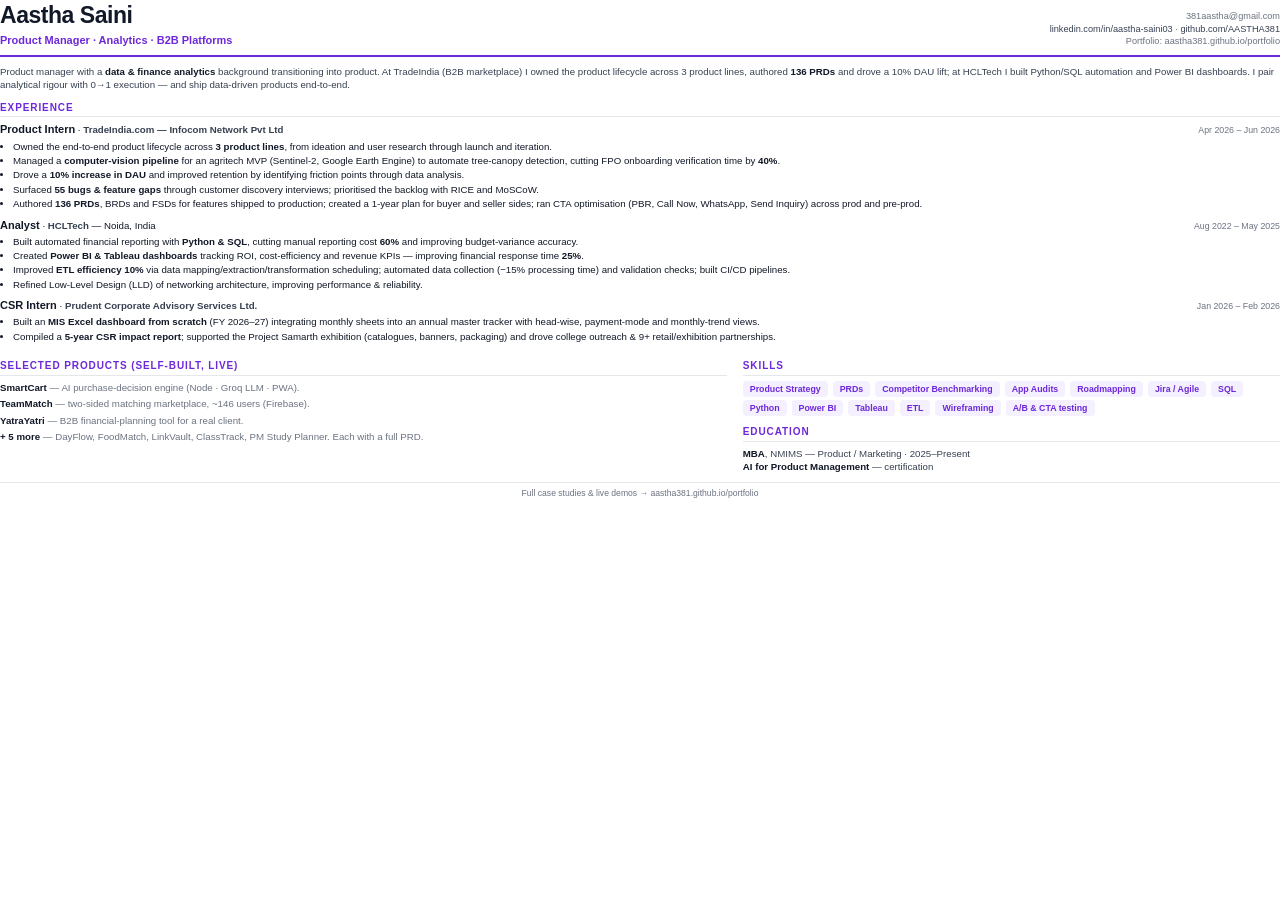
<file: resume/resume.html>
<!DOCTYPE html>
<html lang="en">
<head>
<meta charset="UTF-8" />
<title>Aastha Saini — Résumé</title>
<style>
  @page { size: A4; margin: 11mm 12mm; }
  * { box-sizing: border-box; margin: 0; padding: 0; }
  :root { --ink:#111827; --ink2:#374151; --muted:#6b7280; --brand:#6d28d9; --line:#e5e7eb; }
  body { font-family: -apple-system, "Segoe UI", Inter, Arial, sans-serif; color: var(--ink); font-size: 9.7px; line-height: 1.38; }
  .name { font-size: 23px; font-weight: 800; letter-spacing: -.02em; }
  .role { color: var(--brand); font-weight: 700; font-size: 11px; margin-top: 1px; }
  .contact { color: var(--muted); font-size: 9.2px; margin-top: 3px; }
  .contact a { color: var(--ink2); text-decoration: none; }
  header { border-bottom: 2px solid var(--brand); padding-bottom: 7px; margin-bottom: 8px; display: flex; justify-content: space-between; align-items: flex-end; }
  h2 { font-size: 10px; text-transform: uppercase; letter-spacing: .09em; color: var(--brand); border-bottom: 1px solid var(--line); padding-bottom: 2px; margin: 9px 0 5px; }
  .summary { color: var(--ink2); }
  .tags { display: flex; flex-wrap: wrap; gap: 3px 5px; }
  .tag { background: #f4f0ff; color: var(--brand); border-radius: 4px; padding: 2px 7px; font-size: 8.8px; font-weight: 600; }
  .job { margin-bottom: 7px; }
  .job .top { display: flex; justify-content: space-between; align-items: baseline; }
  .job .ti { font-weight: 700; font-size: 11px; }
  .job .co { color: var(--ink2); font-weight: 600; }
  .job .dt { color: var(--muted); font-size: 8.8px; white-space: nowrap; }
  .job ul { margin: 2px 0 0 13px; }
  .job li { margin-bottom: 1px; }
  b { color: var(--ink); }
  .two { display: grid; grid-template-columns: 1.15fr .85fr; gap: 0 16px; }
  .proj { margin-bottom: 3px; }
  .proj b { font-weight: 700; }
  .proj span { color: var(--muted); }
  .edu { color: var(--ink2); }
  .foot { margin-top: 8px; text-align: center; color: var(--muted); font-size: 8.6px; border-top: 1px solid var(--line); padding-top: 5px; }
</style>
</head>
<body>
  <header>
    <div>
      <div class="name">Aastha Saini</div>
      <div class="role">Product Manager · Analytics · B2B Platforms</div>
    </div>
    <div class="contact" style="text-align:right;">
      381aastha@gmail.com<br>
      <a href="https://www.linkedin.com/in/aastha-saini03/">linkedin.com/in/aastha-saini03</a> ·
      <a href="https://github.com/AASTHA381">github.com/AASTHA381</a><br>
      Portfolio: aastha381.github.io/portfolio
    </div>
  </header>

  <p class="summary">
    Product manager with a <b>data &amp; finance analytics</b> background transitioning into product. At TradeIndia (B2B marketplace) I owned the product lifecycle across 3 product lines, authored <b>136 PRDs</b> and drove a 10% DAU lift; at HCLTech I built Python/SQL automation and Power BI dashboards. I pair analytical rigour with 0→1 execution — and ship data-driven products end-to-end.
  </p>

  <h2>Experience</h2>

  <div class="job">
    <div class="top"><div><span class="ti">Product Intern</span> · <span class="co">TradeIndia.com — Infocom Network Pvt Ltd</span></div><div class="dt">Apr 2026 – Jun 2026</div></div>
    <ul>
      <li>Owned the end-to-end product lifecycle across <b>3 product lines</b>, from ideation and user research through launch and iteration.</li>
      <li>Managed a <b>computer-vision pipeline</b> for an agritech MVP (Sentinel-2, Google Earth Engine) to automate tree-canopy detection, cutting FPO onboarding verification time by <b>40%</b>.</li>
      <li>Drove a <b>10% increase in DAU</b> and improved retention by identifying friction points through data analysis.</li>
      <li>Surfaced <b>55 bugs &amp; feature gaps</b> through customer discovery interviews; prioritised the backlog with RICE and MoSCoW.</li>
      <li>Authored <b>136 PRDs</b>, BRDs and FSDs for features shipped to production; created a 1-year plan for buyer and seller sides; ran CTA optimisation (PBR, Call Now, WhatsApp, Send Inquiry) across prod and pre-prod.</li>
    </ul>
  </div>

  <div class="job">
    <div class="top"><div><span class="ti">Analyst</span> · <span class="co">HCLTech</span> — Noida, India</div><div class="dt">Aug 2022 – May 2025</div></div>
    <ul>
      <li>Built automated financial reporting with <b>Python &amp; SQL</b>, cutting manual reporting cost <b>60%</b> and improving budget-variance accuracy.</li>
      <li>Created <b>Power BI &amp; Tableau dashboards</b> tracking ROI, cost-efficiency and revenue KPIs — improving financial response time <b>25%</b>.</li>
      <li>Improved <b>ETL efficiency 10%</b> via data mapping/extraction/transformation scheduling; automated data collection (−15% processing time) and validation checks; built CI/CD pipelines.</li>
      <li>Refined Low-Level Design (LLD) of networking architecture, improving performance &amp; reliability.</li>
    </ul>
  </div>

  <div class="job">
    <div class="top"><div><span class="ti">CSR Intern</span> · <span class="co">Prudent Corporate Advisory Services Ltd.</span></div><div class="dt">Jan 2026 – Feb 2026</div></div>
    <ul>
      <li>Built an <b>MIS Excel dashboard from scratch</b> (FY 2026–27) integrating monthly sheets into an annual master tracker with head-wise, payment-mode and monthly-trend views.</li>
      <li>Compiled a <b>5-year CSR impact report</b>; supported the Project Samarth exhibition (catalogues, banners, packaging) and drove college outreach &amp; 9+ retail/exhibition partnerships.</li>
    </ul>
  </div>

  <div class="two">
    <div>
      <h2>Selected Products (self-built, live)</h2>
      <div class="proj"><b>SmartCart</b> <span>— AI purchase-decision engine (Node · Groq LLM · PWA).</span></div>
      <div class="proj"><b>TeamMatch</b> <span>— two-sided matching marketplace, ~146 users (Firebase).</span></div>
      <div class="proj"><b>YatraYatri</b> <span>— B2B financial-planning tool for a real client.</span></div>
      <div class="proj"><b>+ 5 more</b> <span>— DayFlow, FoodMatch, LinkVault, ClassTrack, PM Study Planner. Each with a full PRD.</span></div>
    </div>
    <div>
      <h2>Skills</h2>
      <div class="tags">
        <span class="tag">Product Strategy</span><span class="tag">PRDs</span><span class="tag">Competitor Benchmarking</span><span class="tag">App Audits</span><span class="tag">Roadmapping</span><span class="tag">Jira / Agile</span><span class="tag">SQL</span><span class="tag">Python</span><span class="tag">Power BI</span><span class="tag">Tableau</span><span class="tag">ETL</span><span class="tag">Wireframing</span><span class="tag">A/B & CTA testing</span>
      </div>
      <h2>Education</h2>
      <p class="edu"><b>MBA</b>, NMIMS — Product / Marketing · 2025–Present<br><b>AI for Product Management</b> — certification</p>
    </div>
  </div>

  <div class="foot">Full case studies &amp; live demos → aastha381.github.io/portfolio</div>
</body>
</html>
</file>
<file: assets/super-aastha.css>
/* Super Aastha — playable portfolio for ?mode=mario. Original pixel art; no Nintendo assets. */
.sa-root{position:fixed;inset:0;z-index:400;display:none;overflow:hidden;background:#5c94fc;color:#fff;font-family:'Press Start 2P',monospace;touch-action:none;-webkit-user-select:none;user-select:none;-webkit-tap-highlight-color:transparent;}
.sa-root.open{display:block;}
html.sa-lock,html.sa-lock body{overflow:hidden !important;}
.sa-root *{box-sizing:border-box;}
/* Beat the Mario skin's global "body *" mono font override. */
.sa-root.sa-root,.sa-root.sa-root *{font-family:'Press Start 2P',monospace !important;}
.sa-root.sa-root :is(.sa-cue span,.sa-body,.sa-body *,.sa-more,.sa-panel p,.sa-case dd){font-family:'JetBrains Mono',ui-monospace,monospace !important;}
.sa-canvas{position:absolute;inset:0;width:100%;height:100%;display:block;}
.sa-sr{position:absolute;width:1px;height:1px;margin:-1px;padding:0;overflow:hidden;clip:rect(0 0 0 0);white-space:nowrap;border:0;}

/* HUD */
.sa-hud{position:absolute;top:0;left:0;right:0;z-index:2;display:flex;justify-content:space-around;gap:10px;padding:12px 16px 0;font-size:11px;line-height:1.8;text-shadow:2px 2px 0 #000;pointer-events:none;}
.sa-hud span{display:flex;flex-direction:column;align-items:center;white-space:nowrap;}
.sa-hud i{font-style:normal;font-size:8px;color:#fbd39b;}
.sa-tools{position:absolute;top:58px;right:12px;z-index:3;display:flex;gap:8px;}
.sa-root.mode-title .sa-tools,.sa-root.mode-title .sa-hud{visibility:hidden;}

/* Buttons */
.sa-btn{display:inline-flex;align-items:center;justify-content:center;gap:6px;min-height:34px;padding:9px 12px;border:3px solid #000;border-radius:0;background:#fff;color:#111;box-shadow:3px 3px 0 #000;font:inherit;font-size:9px;line-height:1.4;text-decoration:none;cursor:pointer;}
.sa-btn:hover{transform:translate(-1px,-1px);box-shadow:4px 4px 0 #000;}
.sa-btn:active{transform:translate(2px,2px);box-shadow:1px 1px 0 #000;}
.sa-btn:focus-visible{outline:3px solid #ffd23f;outline-offset:3px;}
.sa-btn.pri{background:#e45c10;color:#fff;}
.sa-btn.ghost{background:rgba(0,0,0,.55);color:#fff;border-color:#fff;box-shadow:none;}

/* Speech cue */
.sa-cue{position:absolute;left:14px;top:104px;z-index:3;display:flex;align-items:flex-start;gap:10px;max-width:min(460px,calc(100vw - 450px));padding:10px 12px;background:rgba(0,0,0,.82);border:3px solid #ffd23f;font-family:'JetBrains Mono',ui-monospace,monospace;font-size:13px;line-height:1.5;color:#fff;opacity:0;transform:translateY(-8px);transition:opacity .2s,transform .2s;pointer-events:none;}
.sa-cue.show{opacity:1;transform:none;}
.sa-cue b{flex:none;display:grid;place-items:center;width:28px;height:28px;background:#e45c10;border:2px solid #fff;font-family:'Press Start 2P',monospace;font-size:8px;font-weight:400;}

/* Fact card */
.sa-card{position:absolute;top:104px;right:14px;z-index:3;width:min(400px,calc(100vw - 28px));max-height:calc(100% - 200px);overflow:auto;padding:14px 40px 14px 14px;background:#fff8ec;color:#111;border:3px solid #000;box-shadow:5px 5px 0 #000;opacity:0;transform:translateY(-8px);transition:opacity .2s,transform .2s;pointer-events:none;}
.sa-card.show{opacity:1;transform:none;pointer-events:auto;}
.sa-tag{font-size:8px;line-height:1.7;color:#c84c0c;margin-bottom:8px;}
.sa-title{font-size:11px;line-height:1.7;margin:0 0 8px;}
.sa-body{margin:0;font-family:'JetBrains Mono',ui-monospace,monospace;font-size:12.5px;line-height:1.55;color:#222;}
.sa-body ul{margin:0;padding-left:18px;}
.sa-chips{display:flex;flex-wrap:wrap;gap:5px;margin-top:9px;}
.sa-chips span{padding:4px 6px;background:#111;color:#ffd23f;font-size:7px;line-height:1.4;}
.sa-ability{margin-top:10px;padding:7px 8px;background:#e9f9ff;border:2px dashed #0b6f95;color:#0b4f6a;font-size:8px;line-height:1.7;}
.sa-more{display:inline-block;margin-top:10px;padding:0;border:0;background:none;color:#8a2c00;font-family:'JetBrains Mono',ui-monospace,monospace;font-size:12px;font-weight:700;text-decoration:underline;cursor:pointer;}
.sa-x{position:absolute;top:6px;right:6px;width:28px;height:28px;padding:0;border:0;background:none;color:#000;font-size:20px;line-height:1;cursor:pointer;}
.sa-x:focus-visible{outline:3px solid #e45c10;}

/* Overlays: title, map, pause, case file, course clear */
.sa-layer{position:absolute;inset:0;z-index:5;display:none;align-items:center;justify-content:center;padding:16px;background:rgba(0,0,0,.45);}
.sa-layer.show{display:flex;}
.sa-layer.clear-bg{background:transparent;}
.sa-panel{position:relative;width:min(720px,100%);max-height:calc(100vh - 32px);overflow:auto;padding:20px;background:#fff8ec;color:#111;border:4px solid #000;box-shadow:7px 7px 0 #000;}
.sa-panel h2{margin:0 0 6px;font-size:14px;line-height:1.6;font-weight:400;color:#c84c0c;}
.sa-panel p{font-family:'JetBrains Mono',ui-monospace,monospace;font-size:13px;line-height:1.55;color:#222;margin:0 0 10px;}
.sa-row{display:flex;flex-wrap:wrap;gap:10px;margin-top:14px;}
.sa-keys{max-width:min(360px,90vw);margin:16px auto 0;font-size:8px;line-height:2.4;color:#fff;text-shadow:1px 1px 0 #000;}
.sa-key-item{display:inline-block;white-space:nowrap;margin:0 6px;}
.sa-keys kbd{display:inline-block;margin:0 2px;padding:2px 6px;border:2px solid #fff;background:rgba(0,0,0,.35);font:inherit;}

.sa-titlecard{text-align:center;}
.sa-logo{display:inline-block;padding:18px 26px;background:#c84c0c;border:4px solid #000;box-shadow:7px 7px 0 #000;}
.sa-logo b{display:block;font-size:clamp(20px,4vw,34px);font-weight:400;color:#ffd23f;text-shadow:3px 3px 0 #000;letter-spacing:1px;}
.sa-logo small{display:block;margin-top:12px;font-size:9px;}
.sa-menu{display:flex;flex-direction:column;align-items:center;gap:12px;margin-top:26px;}
.sa-menu .sa-btn{min-width:min(330px,80vw);font-size:10px;}
.sa-sub{margin-top:10px;font-size:8px;line-height:1.8;color:#fff;text-shadow:2px 2px 0 #000;}

/* World map */
.sa-map{display:grid;grid-template-columns:repeat(3,1fr);gap:16px;margin-top:14px;counter-reset:w;}
.sa-node{position:relative;display:flex;flex-direction:column;align-items:center;gap:8px;padding:12px 8px;border:3px solid #000;background:#e9c46a;box-shadow:3px 3px 0 #000;font:inherit;font-size:8px;line-height:1.6;color:#111;text-align:center;cursor:pointer;}
.sa-node:hover{background:#ffd23f;}
.sa-node:focus-visible{outline:3px solid #e45c10;outline-offset:3px;}
.sa-node .n{display:grid;place-items:center;width:34px;height:34px;background:#f8b800;border:3px solid #000;font-size:11px;}
.sa-node.done .n{background:#7fd47f;}
.sa-node.here{background:#fff;}
.sa-node small{color:#6b4a00;font-size:7px;}

/* Case file */
.sa-case{display:grid;grid-template-columns:minmax(0,1fr) minmax(0,1.25fr);gap:16px;margin-top:10px;}
.sa-case img{width:100%;aspect-ratio:16/10;object-fit:cover;object-position:top;border:3px solid #000;background:#ddd;}
.sa-case dl{margin:0;display:grid;gap:8px;}
.sa-case dt{font-size:7px;color:#c84c0c;}
.sa-case dd{margin:2px 0 0;font-family:'JetBrains Mono',ui-monospace,monospace;font-size:12px;line-height:1.5;color:#222;}
.sa-kicker{font-size:8px;line-height:1.7;color:#555;}
.sa-state{display:inline-block;margin-top:6px;padding:4px 6px;background:#111;color:#7fd47f;font-size:7px;}

/* Course clear */
.sa-big{display:block;margin-bottom:14px;text-align:center;font-size:clamp(18px,3.4vw,28px);color:#ffd23f;text-shadow:3px 3px 0 #000;}
.sa-stats{display:grid;grid-template-columns:repeat(auto-fit,minmax(120px,1fr));gap:8px;margin:12px 0;}
.sa-stats div{padding:8px;border:2px solid #000;background:#fff;font-size:7px;line-height:1.8;color:#555;}
.sa-stats b{display:block;font-size:12px;font-weight:400;color:#111;}

/* Touch controls */
.sa-touch{position:absolute;left:0;right:0;bottom:0;z-index:4;display:none;justify-content:space-between;align-items:flex-end;padding:0 16px 16px;pointer-events:none;}
.sa-root.touch .sa-touch{display:flex;}
.sa-pad{display:flex;gap:10px;pointer-events:auto;}
.sa-pad button{width:62px;height:62px;border:3px solid #000;border-radius:50%;background:rgba(255,255,255,.82);box-shadow:3px 3px 0 #000;font:inherit;font-size:14px;color:#111;touch-action:none;}
.sa-pad button.a{background:#e45c10;color:#fff;}
.sa-pad button.b{background:#2d4fa0;color:#fff;}
.sa-pad button.on{transform:translate(2px,2px);box-shadow:1px 1px 0 #000;}

/* Launch button in the Mario HUD */
.mb-play-game{align-self:center;padding:9px 12px;border:3px solid #000;background:#e45c10;color:#fff;box-shadow:3px 3px 0 #000;font-family:'Press Start 2P',monospace !important;font-size:10px;text-shadow:none;cursor:pointer;white-space:nowrap;}
.mb-play-game:hover{background:#ff7a2e;}
.mb-play-game:focus-visible{outline:3px solid #fff;outline-offset:2px;}

@media (max-width:900px){
  .sa-cue{top:92px;max-width:calc(100vw - 28px);font-size:12px;}
  .sa-root:has(.sa-card.show) .sa-cue{opacity:0;}
}
@media (max-width:760px){
  .sa-hud{font-size:8px;gap:4px;padding:8px 6px 0;}
  .sa-hud i{font-size:6px;}
  .sa-hud .opt{display:none;}
  .sa-tools{top:44px;right:6px;gap:5px;}
  .sa-tools .sa-btn{font-size:7px;padding:6px 7px;min-height:28px;}
  .sa-card{top:92px;right:8px;width:calc(100vw - 16px);max-height:calc(100% - 230px);}
  .sa-case{grid-template-columns:1fr;}
  .sa-map{grid-template-columns:repeat(2,1fr);}
  .sa-panel{padding:14px;}
}
@media (prefers-reduced-motion:reduce){.sa-cue,.sa-card{transition:none;}.sa-btn:hover,.sa-btn:active{transform:none;}}
@media print{.sa-root{display:none !important;}}
</file>
